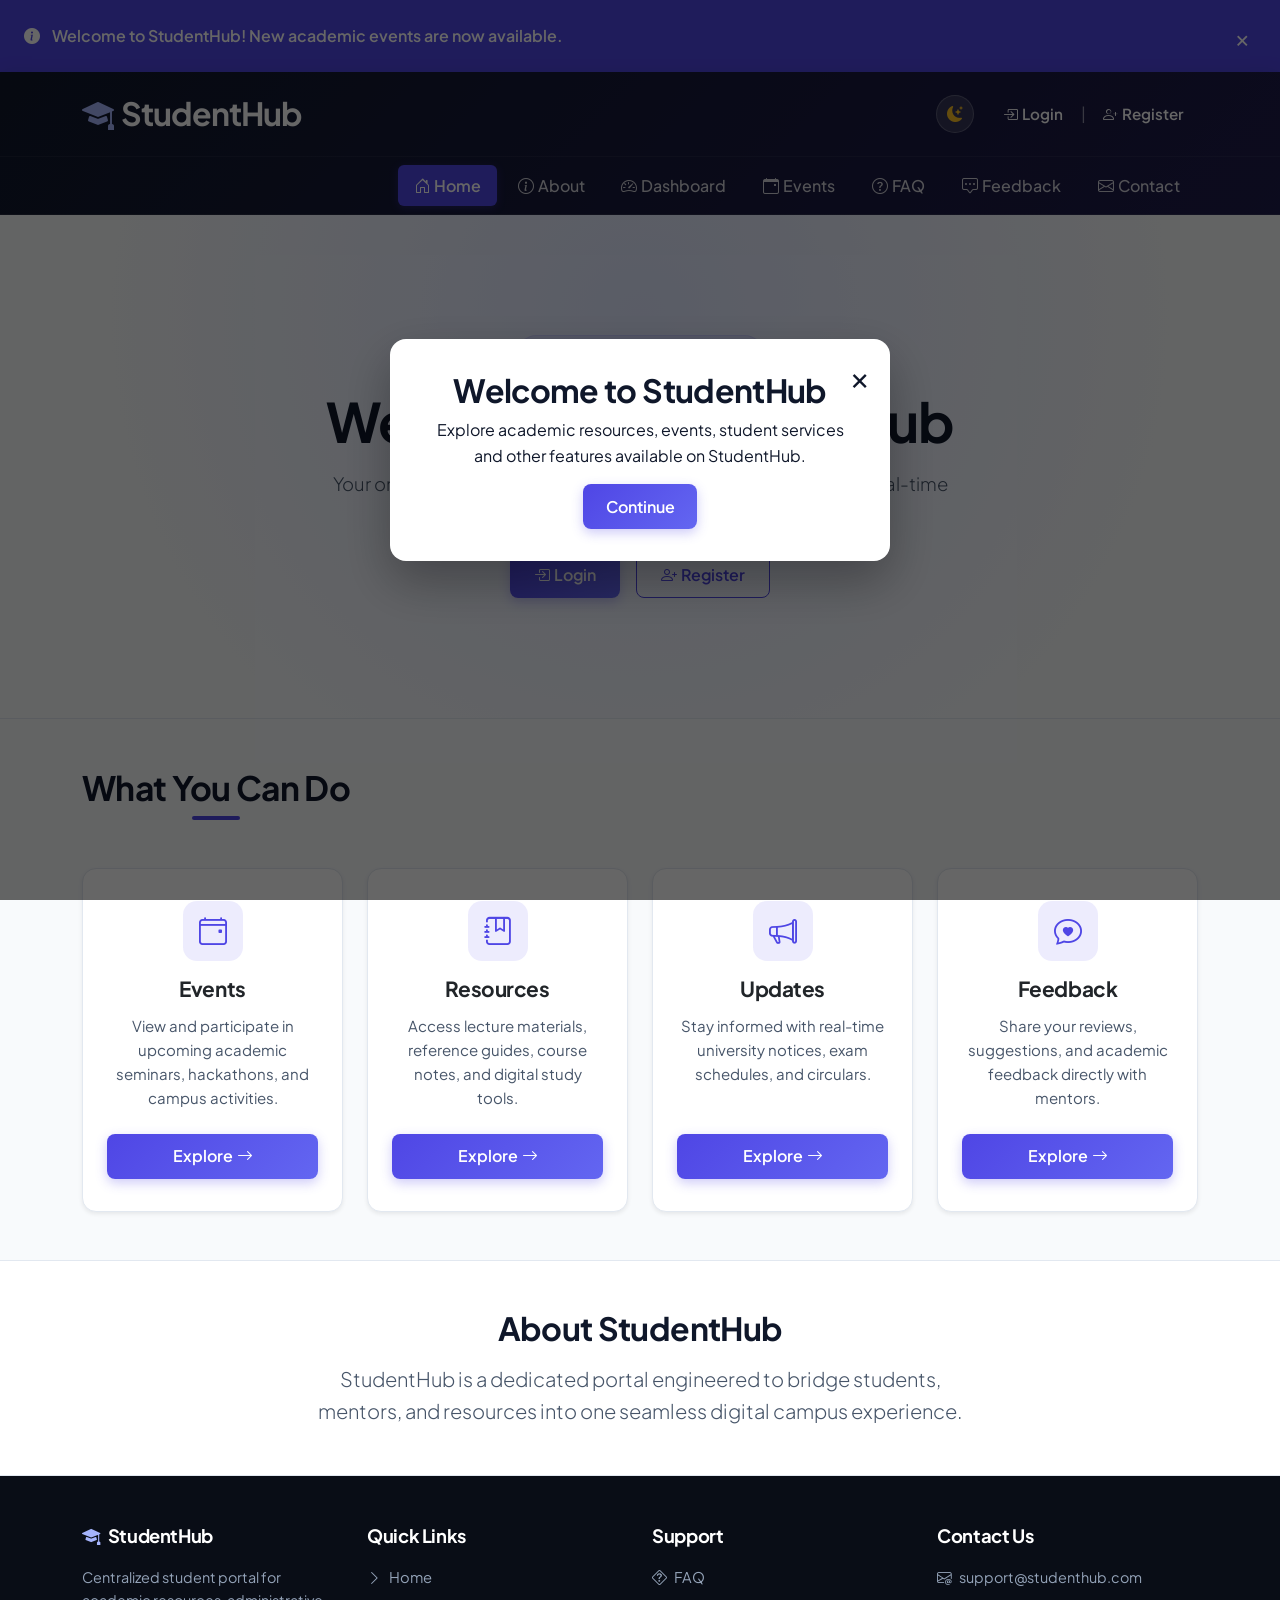
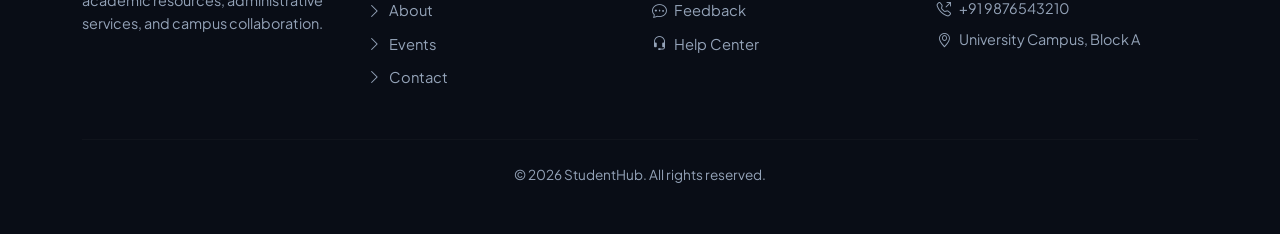
<file: index.html>
<!DOCTYPE html>
<html lang="en" data-bs-theme="light">

<head>
    <meta charset="UTF-8">
    <meta name="viewport" content="width=device-width, initial-scale=1.0">
    <title>StudentHub - Academic Portal</title>

    <!-- Bootstrap 5.3 CSS -->
    <link href="https://cdn.jsdelivr.net/npm/bootstrap@5.3.3/dist/css/bootstrap.min.css" rel="stylesheet">
    <!-- Bootstrap Icons -->
    <link rel="stylesheet" href="https://cdn.jsdelivr.net/npm/bootstrap-icons@1.11.3/font/bootstrap-icons.min.css">
    <!-- Custom CSS -->
    <link rel="stylesheet" href="css/index.css">
</head>

<body>

    <!-- ================= NOTIFICATION BANNER ================= -->

    <div id="notificationBanner" class="notification-banner">

        <div>
            <i class="bi bi-info-circle-fill"></i>

            <span>
                Welcome to StudentHub! New academic events are now available.
            </span>
        </div>

        <button id="closeNotification" aria-label="Close notification">
            &times;
        </button>

    </div>

    <!-- ================= HEADER ================= -->
    <header>
        <!-- TOP HEADER -->
        <div class="container py-3">
            <div class="d-flex flex-column flex-md-row justify-content-between align-items-center gap-3">
                
                <!-- LOGO -->
                <div class="logo fs-2 fw-bold text-white d-flex align-items-center gap-2">
                    <i class="bi bi-mortarboard-fill text-primary-accent"></i> StudentHub
                </div>

                <!-- RIGHT CONTROLS: THEME SWITCHER & AUTH -->
                <div class="d-flex align-items-center gap-3">
                    <!-- Dark / Light Theme Toggle -->
                    <button class="btn-theme-toggle" id="themeToggleBtn" aria-label="Toggle Theme" title="Toggle Theme">
                        <i class="bi bi-moon-stars-fill" id="themeIcon"></i>
                    </button>

                    <!-- LOGIN / REGISTER -->
                    <div class="auth-links">
                        <a href="pages/login.html" class="text-white text-decoration-none">
                            <i class="bi bi-box-arrow-in-right me-1"></i> Login
                        </a>
                        <span class="text-white-50 mx-1">|</span>
                        <a href="pages/register.html" class="text-white text-decoration-none">
                            <i class="bi bi-person-plus me-1"></i> Register
                        </a>
                    </div>
                </div>

            </div>
        </div>

        <!-- ================= NAVIGATION ================= -->
        <nav class="navbar navbar-expand-lg navbar-dark">
            <div class="container">
                <!-- MOBILE MENU BUTTON -->
                <button class="navbar-toggler" type="button" data-bs-toggle="collapse" data-bs-target="#studentNav" aria-controls="studentNav" aria-expanded="false" aria-label="Toggle navigation">
                    <span class="navbar-toggler-icon"></span>
                </button>

                <!-- NAVIGATION LINKS -->
                <div class="collapse navbar-collapse" id="studentNav">
                    <div class="navbar-nav ms-auto">
                        <a class="nav-link active" href="index.html"><i class="bi bi-house-door me-1"></i> Home</a>
                        <a class="nav-link" href="pages/about.html"><i class="bi bi-info-circle me-1"></i> About</a>
                        <a class="nav-link" href="pages/dashboard.html"><i class="bi bi-speedometer2 me-1"></i> Dashboard</a>
                        <a class="nav-link" href="pages/events.html"><i class="bi bi-calendar-event me-1"></i> Events</a>
                        <a class="nav-link" href="pages/faq.html"><i class="bi bi-question-circle me-1"></i> FAQ</a>
                        <a class="nav-link" href="pages/feedback.html"><i class="bi bi-chat-square-dots me-1"></i> Feedback</a>
                        <a class="nav-link" href="pages/contact.html"><i class="bi bi-envelope me-1"></i> Contact</a>
                    </div>
                </div>
            </div>
        </nav>
    </header>

    <!-- ================= MAIN CONTENT ================= -->
    <main>

        <!-- ================= HERO ================= -->
        <section class="hero text-center py-5">
            <div class="container py-5">
                <span class="badge-soft-primary mb-3 d-inline-block">
                    <i class="bi bi-stars me-1"></i> Student Success Ecosystem
                </span>
                <h1 class="display-4 fw-bold">Welcome to StudentHub</h1>
                <p class="lead">Your one-stop portal for academic resources, campus events, real-time updates, and student services.</p>
                
                <div class="d-flex flex-column flex-sm-row justify-content-center gap-3 mt-4">
                    <a href="pages/login.html" class="btn btn-primary px-4">
                        <i class="bi bi-box-arrow-in-right me-1"></i> Login
                    </a>
                    <a href="pages/register.html" class="btn btn-outline-primary px-4">
                        <i class="bi bi-person-plus me-1"></i> Register
                    </a>
                </div>
            </div>
        </section>

        <!-- ================= FEATURES ================= -->
        <section class="features py-5">
            <div class="container">
                <h2 class="text-center mb-5">What You Can Do</h2>

                <div class="row g-4">
                    <!-- EVENTS -->
                    <div class="col-12 col-sm-6 col-lg-3">
                        <div class="card h-100 shadow-sm">
                            <div class="card-body text-center d-flex flex-column">
                                <div class="feature-icon-wrapper mb-3">
                                    <i class="bi bi-calendar4-event"></i>
                                </div>
                                <h3 class="card-title">Events</h3>
                                <p class="card-text">View and participate in upcoming academic seminars, hackathons, and campus activities.</p>
                                <a href="pages/events.html" class="btn btn-primary mt-auto">
                                    Explore <i class="bi bi-arrow-right ms-1"></i>
                                </a>
                            </div>
                        </div>
                    </div>

                    <!-- RESOURCES -->
                    <div class="col-12 col-sm-6 col-lg-3">
                        <div class="card h-100 shadow-sm">
                            <div class="card-body text-center d-flex flex-column">
                                <div class="feature-icon-wrapper mb-3">
                                    <i class="bi bi-journal-bookmark"></i>
                                </div>
                                <h3 class="card-title">Resources</h3>
                                <p class="card-text">Access lecture materials, reference guides, course notes, and digital study tools.</p>
                                <a href="index.html" class="btn btn-primary mt-auto">
                                    Explore <i class="bi bi-arrow-right ms-1"></i>
                                </a>
                            </div>
                        </div>
                    </div>

                    <!-- UPDATES -->
                    <div class="col-12 col-sm-6 col-lg-3">
                        <div class="card h-100 shadow-sm">
                            <div class="card-body text-center d-flex flex-column">
                                <div class="feature-icon-wrapper mb-3">
                                    <i class="bi bi-megaphone"></i>
                                </div>
                                <h3 class="card-title">Updates</h3>
                                <p class="card-text">Stay informed with real-time university notices, exam schedules, and circulars.</p>
                                <a href="pages/dashboard.html" class="btn btn-primary mt-auto">
                                    Explore <i class="bi bi-arrow-right ms-1"></i>
                                </a>
                            </div>
                        </div>
                    </div>

                    <!-- FEEDBACK -->
                    <div class="col-12 col-sm-6 col-lg-3">
                        <div class="card h-100 shadow-sm">
                            <div class="card-body text-center d-flex flex-column">
                                <div class="feature-icon-wrapper mb-3">
                                    <i class="bi bi-chat-heart"></i>
                                </div>
                                <h3 class="card-title">Feedback</h3>
                                <p class="card-text">Share your reviews, suggestions, and academic feedback directly with mentors.</p>
                                <a href="pages/feedback.html" class="btn btn-primary mt-auto">
                                    Explore <i class="bi bi-arrow-right ms-1"></i>
                                </a>
                            </div>
                        </div>
                    </div>
                </div>
            </div>
        </section>

        <!-- ================= ABOUT ================= -->
        <section class="index-about py-5 text-center">
            <div class="container">
                <h2 class="mb-3">About StudentHub</h2>
                <p class="lead">StudentHub is a dedicated portal engineered to bridge students, mentors, and resources into one seamless digital campus experience.</p>
            </div>
        </section>

    </main>

    <!-- ================= FOOTER ================= -->
    <footer class="py-5">
        <div class="container">
            <div class="row g-4">

                <!-- ABOUT -->
                <div class="col-12 col-md-6 col-lg-3">
                    <h3><i class="bi bi-mortarboard-fill me-2 text-primary-accent"></i>StudentHub</h3>
                    <p>Centralized student portal for academic resources, administrative services, and campus collaboration.</p>
                </div>

                <!-- QUICK LINKS -->
                <div class="col-12 col-md-6 col-lg-3">
                    <h3>Quick Links</h3>
                    <a href="index.html" class="d-block"><i class="bi bi-chevron-right me-1"></i> Home</a>
                    <a href="pages/about.html" class="d-block"><i class="bi bi-chevron-right me-1"></i> About</a>
                    <a href="pages/events.html" class="d-block"><i class="bi bi-chevron-right me-1"></i> Events</a>
                    <a href="pages/contact.html" class="d-block"><i class="bi bi-chevron-right me-1"></i> Contact</a>
                </div>

                <!-- SUPPORT -->
                <div class="col-12 col-md-6 col-lg-3">
                    <h3>Support</h3>
                    <a href="pages/faq.html" class="d-block"><i class="bi bi-question-diamond me-1"></i> FAQ</a>
                    <a href="pages/feedback.html" class="d-block"><i class="bi bi-chat-dots me-1"></i> Feedback</a>
                    <a href="pages/contact.html" class="d-block"><i class="bi bi-headset me-1"></i> Help Center</a>
                </div>

                <!-- CONTACT -->
                <div class="col-12 col-md-6 col-lg-3">
                    <h3>Contact Us</h3>
                    <p><i class="bi bi-envelope-at me-2"></i> support@studenthub.com</p>
                    <p><i class="bi bi-telephone-outbound me-2"></i> +91 9876543210</p>
                    <p><i class="bi bi-geo-alt me-2"></i> University Campus, Block A</p>
                </div>

            </div>

            <hr>

            <div class="text-center">
                &copy; 2026 StudentHub. All rights reserved.
            </div>
        </div>
    </footer>

    <!-- ================= MODAL POPUP ================= -->

    <div id="welcomeModal" class="custom-modal">

        <div class="custom-modal-content">

            <button id="closeModal" class="modal-close">
                &times;
            </button>

            <h2>Welcome to StudentHub</h2>

            <p>
                Explore academic resources, events, student services
                and other features available on StudentHub.
            </p>

            <button id="modalOkBtn" class="btn btn-primary">
                Continue
            </button>

        </div>

    </div>

    <!-- Bootstrap 5 JS Bundle -->
    <script src="https://cdn.jsdelivr.net/npm/bootstrap@5.3.3/dist/js/bootstrap.bundle.min.js"></script>

    <script src="js/index.js"></script>

</body>
</html>
</file>
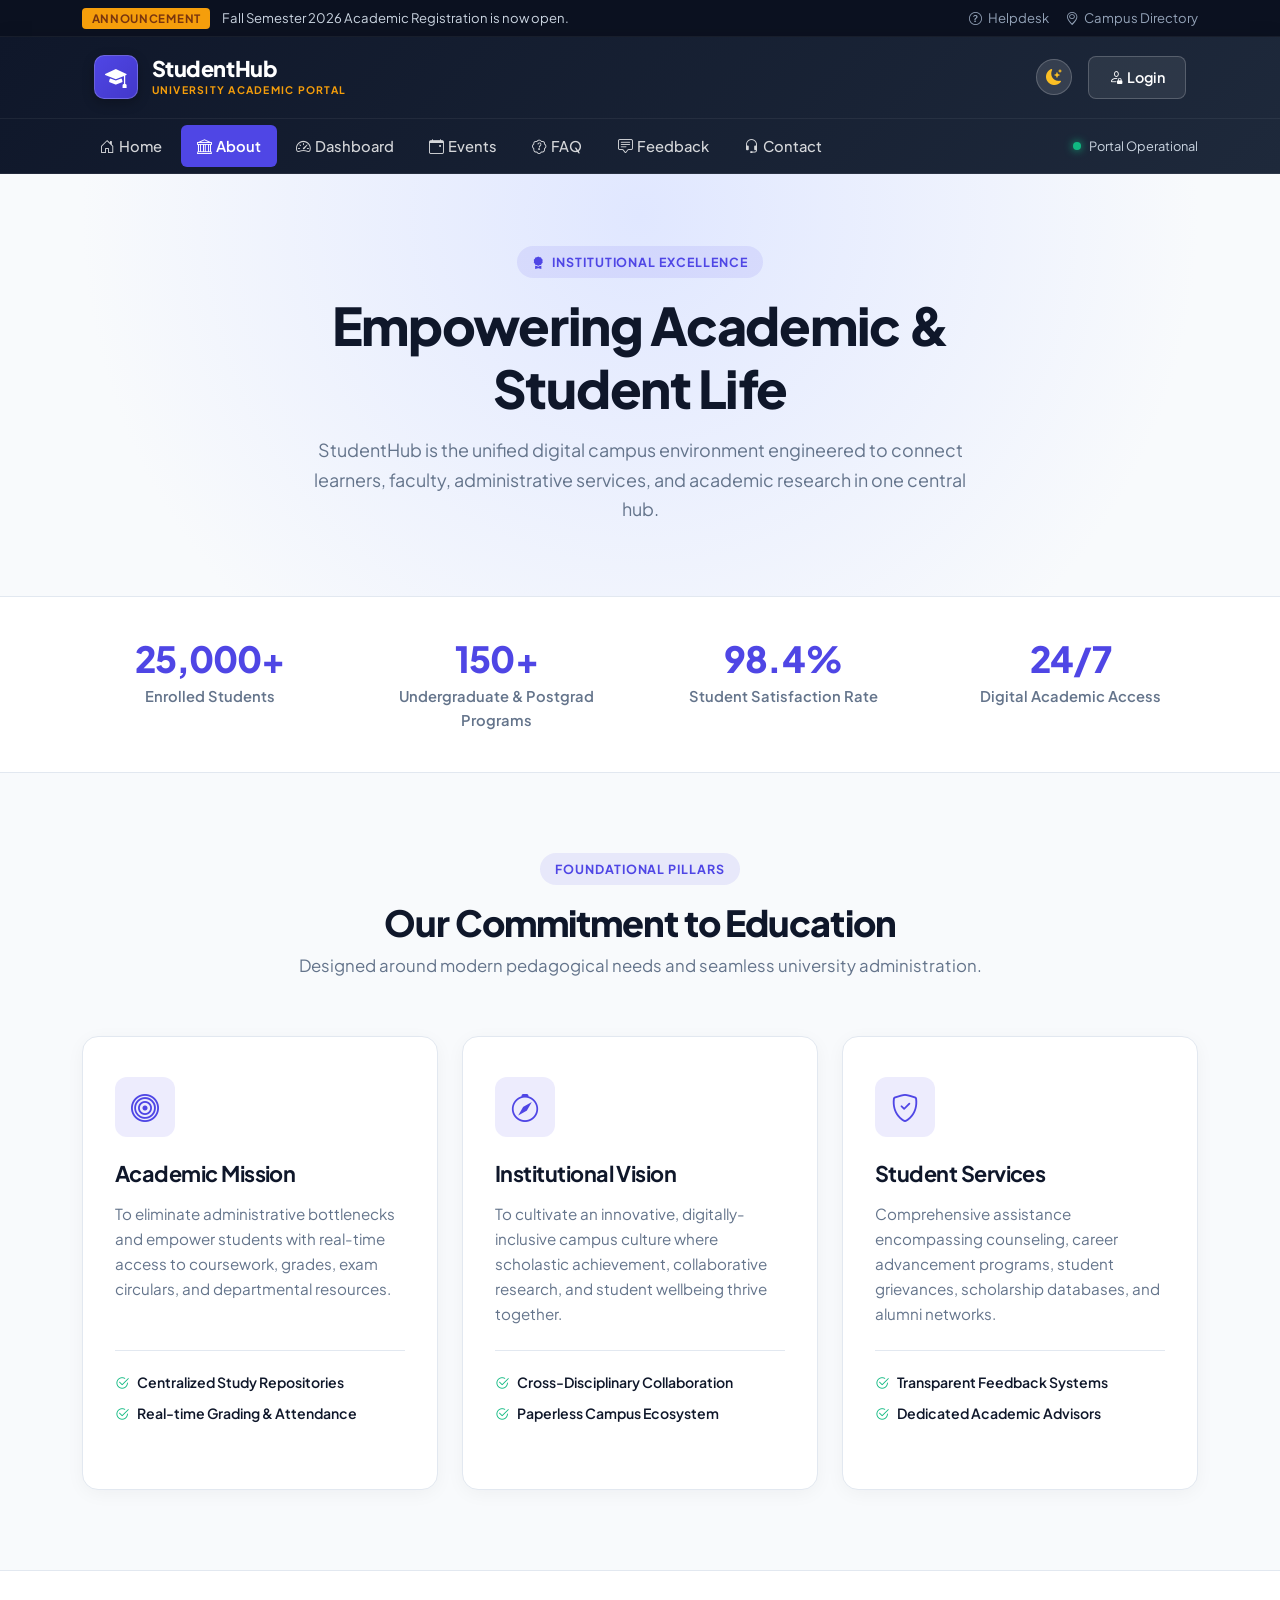
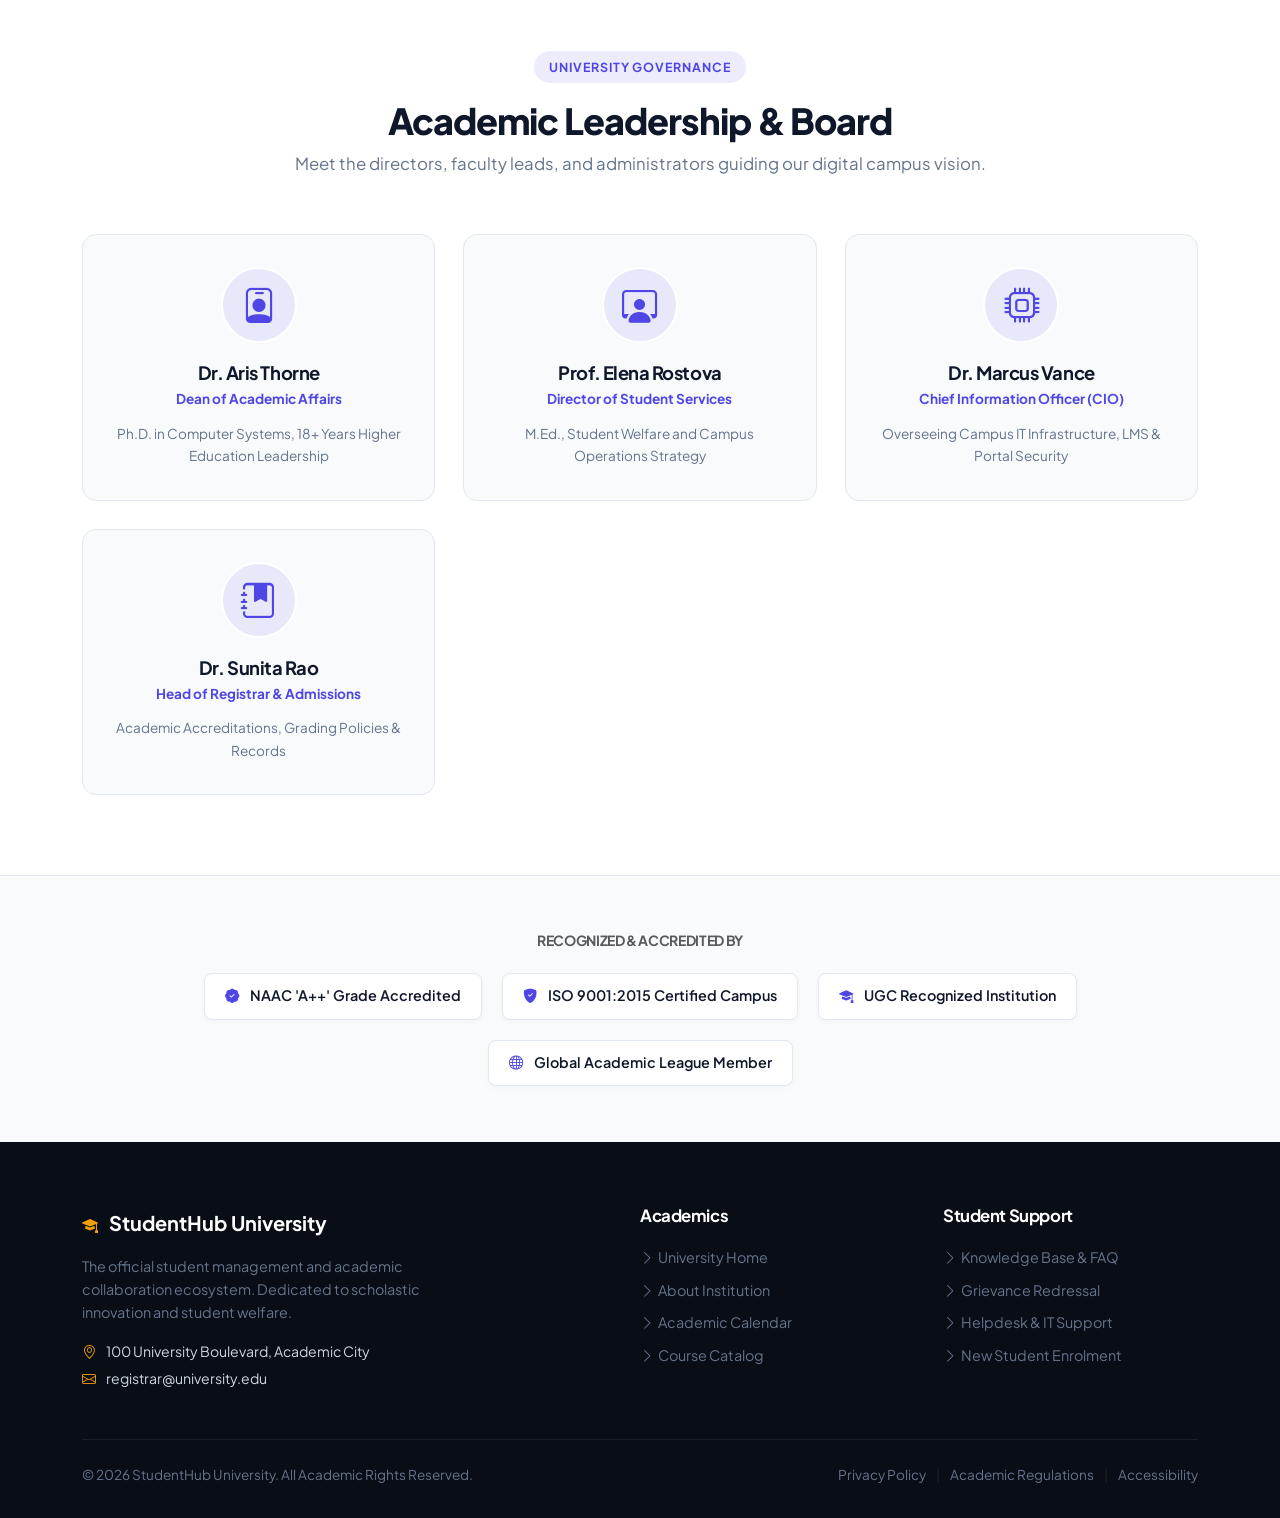
<file: pages/about.html>
<!DOCTYPE html>
<html lang="en" data-bs-theme="light">

<head>
    <meta charset="UTF-8">
    <meta name="viewport" content="width=device-width, initial-scale=1.0">
    <meta name="description" content="Discover StudentHub - The official student portal empowering academic success, research, and campus engagement.">
    <title>About Us | StudentHub University Portal</title>

    <!-- Google Fonts -->
    <link rel="preconnect" href="https://fonts.googleapis.com">
    <link rel="preconnect" href="https://fonts.gstatic.com" crossorigin>
    <link href="https://fonts.googleapis.com/css2?family=Plus+Jakarta+Sans:wght@400;500;600;700;800&display=swap" rel="stylesheet">

    <!-- Bootstrap 5 CSS -->
    <link href="https://cdn.jsdelivr.net/npm/bootstrap@5.3.3/dist/css/bootstrap.min.css" rel="stylesheet">
    <!-- Bootstrap Icons -->
    <link rel="stylesheet" href="https://cdn.jsdelivr.net/npm/bootstrap-icons@1.11.3/font/bootstrap-icons.min.css">
    <!-- About Page Dedicated CSS -->
    <link rel="stylesheet" href="../css/about.css">
</head>

<body>

    <!-- ================= TOP NOTICE BAR ================= -->
    <aside class="top-announcement-bar">
        <div class="container d-flex justify-content-between align-items-center">
            <div class="announcement-text">
                <span class="badge-accent">ANNOUNCEMENT</span>
                <span>Fall Semester 2026 Academic Registration is now open.</span>
            </div>
            <div class="quick-support-links d-none d-md-flex gap-3">
                <a href="faq.html"><i class="bi bi-question-circle me-1"></i> Helpdesk</a>
                <a href="contact.html"><i class="bi bi-geo-alt me-1"></i> Campus Directory</a>
            </div>
        </div>
    </aside>

    <!-- ================= MAIN HEADER & NAV ================= -->
    <header class="site-header">
        <div class="top-header container">
            <!-- University Portal Logo -->
            <a href="../index.html" class="logo" aria-label="StudentHub Home">
                <div class="logo-shield">
                    <i class="bi bi-mortarboard-fill"></i>
                </div>
                <div class="logo-text">
                    <span class="brand-title">StudentHub</span>
                    <span class="brand-subtitle">UNIVERSITY ACADEMIC PORTAL</span>
                </div>
            </a>

            <!-- Header Actions with Theme Switcher -->
            <div class="header-actions">
                <!-- Dark / Light Theme Toggle -->
                <button class="btn-theme-toggle" id="themeToggleBtn" aria-label="Toggle Theme" title="Toggle Theme">
                    <i class="bi bi-moon-stars-fill" id="themeIcon"></i>
                </button>

                <a href="login.html" class="btn-portal-login">
                    <i class="bi bi-person-lock me-1"></i> Login
                </a>
            </div>
        </div>

        <!-- Navigation Bar -->
        <nav class="navbar navbar-expand-lg navbar-dark">
            <div class="container">
                <button class="navbar-toggler" type="button" data-bs-toggle="collapse" data-bs-target="#studentNav" aria-controls="studentNav" aria-expanded="false" aria-label="Toggle navigation">
                    <span class="navbar-toggler-icon"></span>
                </button>

                <div class="collapse navbar-collapse" id="studentNav">
                    <div class="navbar-nav me-auto">
                        <a class="nav-link" href="../index.html"><i class="bi bi-house-door me-1"></i> Home</a>
                        <a class="nav-link active" href="about.html" aria-current="page"><i class="bi bi-bank me-1"></i> About</a>
                        <a class="nav-link" href="dashboard.html"><i class="bi bi-speedometer2 me-1"></i> Dashboard</a>
                        <a class="nav-link" href="events.html"><i class="bi bi-calendar-event me-1"></i> Events</a>
                        <a class="nav-link" href="faq.html"><i class="bi bi-patch-question me-1"></i> FAQ</a>
                        <a class="nav-link" href="feedback.html"><i class="bi bi-chat-square-text me-1"></i> Feedback</a>
                        <a class="nav-link" href="contact.html"><i class="bi bi-headset me-1"></i> Contact</a>
                    </div>
                    <div class="portal-status d-none d-lg-flex align-items-center">
                        <span class="status-indicator"></span> Portal Operational
                    </div>
                </div>
            </div>
        </nav>
    </header>

    <!-- ================= MAIN CONTENT ================= -->
    <main>

        <!-- ================= HERO SECTION ================= -->
        <section class="about-hero">
            <div class="container text-center">
                <span class="section-tag">
                    <i class="bi bi-award-fill me-1"></i> INSTITUTIONAL EXCELLENCE
                </span>
                <h1>Empowering Academic &amp; Student Life</h1>
                <p class="hero-description">StudentHub is the unified digital campus environment engineered to connect learners, faculty, administrative services, and academic research in one central hub.</p>
            </div>
        </section>

        <!-- ================= KEY STATS COUNTER ================= -->
        <section class="stats-ribbon">
            <div class="container">
                <div class="stats-grid">
                    <div class="stat-item">
                        <h3>25,000+</h3>
                        <p>Enrolled Students</p>
                    </div>
                    <div class="stat-item">
                        <h3>150+</h3>
                        <p>Undergraduate &amp; Postgrad Programs</p>
                    </div>
                    <div class="stat-item">
                        <h3>98.4%</h3>
                        <p>Student Satisfaction Rate</p>
                    </div>
                    <div class="stat-item">
                        <h3>24/7</h3>
                        <p>Digital Academic Access</p>
                    </div>
                </div>
            </div>
        </section>

        <!-- ================= MISSION & VALUES ================= -->
        <section class="about-pillars">
            <div class="container">
                <div class="section-header text-center">
                    <span class="section-tag">FOUNDATIONAL PILLARS</span>
                    <h2>Our Commitment to Education</h2>
                    <p>Designed around modern pedagogical needs and seamless university administration.</p>
                </div>

                <div class="row g-4">
                    <!-- PILLAR 1 -->
                    <div class="col-12 col-md-6 col-lg-4">
                        <article class="pillar-card h-100">
                            <div class="pillar-icon">
                                <i class="bi bi-bullseye"></i>
                            </div>
                            <h3>Academic Mission</h3>
                            <p>To eliminate administrative bottlenecks and empower students with real-time access to coursework, grades, exam circulars, and departmental resources.</p>
                            <ul class="pillar-list">
                                <li><i class="bi bi-check2-circle me-2"></i> Centralized Study Repositories</li>
                                <li><i class="bi bi-check2-circle me-2"></i> Real-time Grading &amp; Attendance</li>
                            </ul>
                        </article>
                    </div>

                    <!-- PILLAR 2 -->
                    <div class="col-12 col-md-6 col-lg-4">
                        <article class="pillar-card h-100">
                            <div class="pillar-icon">
                                <i class="bi bi-compass"></i>
                            </div>
                            <h3>Institutional Vision</h3>
                            <p>To cultivate an innovative, digitally-inclusive campus culture where scholastic achievement, collaborative research, and student wellbeing thrive together.</p>
                            <ul class="pillar-list">
                                <li><i class="bi bi-check2-circle me-2"></i> Cross-Disciplinary Collaboration</li>
                                <li><i class="bi bi-check2-circle me-2"></i> Paperless Campus Ecosystem</li>
                            </ul>
                        </article>
                    </div>

                    <!-- PILLAR 3 -->
                    <div class="col-12 col-md-12 col-lg-4">
                        <article class="pillar-card h-100">
                            <div class="pillar-icon">
                                <i class="bi bi-shield-check"></i>
                            </div>
                            <h3>Student Services</h3>
                            <p>Comprehensive assistance encompassing counseling, career advancement programs, student grievances, scholarship databases, and alumni networks.</p>
                            <ul class="pillar-list">
                                <li><i class="bi bi-check2-circle me-2"></i> Transparent Feedback Systems</li>
                                <li><i class="bi bi-check2-circle me-2"></i> Dedicated Academic Advisors</li>
                            </ul>
                        </article>
                    </div>
                </div>
            </div>
        </section>

        <!-- ================= LEADERSHIP & FACULTY BOARD ================= -->
        <section class="team-section">
            <div class="container">
                <div class="section-header text-center">
                    <span class="section-tag">UNIVERSITY GOVERNANCE</span>
                    <h2>Academic Leadership &amp; Board</h2>
                    <p>Meet the directors, faculty leads, and administrators guiding our digital campus vision.</p>
                </div>

                <div class="leadership-grid">
                    <article class="leader-card">
                        <div class="leader-avatar">
                            <i class="bi bi-person-badge"></i>
                        </div>
                        <div class="leader-info">
                            <h3>Dr. Aris Thorne</h3>
                            <span class="leader-designation">Dean of Academic Affairs</span>
                            <p class="leader-dept">Ph.D. in Computer Systems, 18+ Years Higher Education Leadership</p>
                        </div>
                    </article>

                    <article class="leader-card">
                        <div class="leader-avatar">
                            <i class="bi bi-person-workspace"></i>
                        </div>
                        <div class="leader-info">
                            <h3>Prof. Elena Rostova</h3>
                            <span class="leader-designation">Director of Student Services</span>
                            <p class="leader-dept">M.Ed., Student Welfare and Campus Operations Strategy</p>
                        </div>
                    </article>

                    <article class="leader-card">
                        <div class="leader-avatar">
                            <i class="bi bi-cpu"></i>
                        </div>
                        <div class="leader-info">
                            <h3>Dr. Marcus Vance</h3>
                            <span class="leader-designation">Chief Information Officer (CIO)</span>
                            <p class="leader-dept">Overseeing Campus IT Infrastructure, LMS &amp; Portal Security</p>
                        </div>
                    </article>

                    <article class="leader-card">
                        <div class="leader-avatar">
                            <i class="bi bi-journal-bookmark-fill"></i>
                        </div>
                        <div class="leader-info">
                            <h3>Dr. Sunita Rao</h3>
                            <span class="leader-designation">Head of Registrar &amp; Admissions</span>
                            <p class="leader-dept">Academic Accreditations, Grading Policies &amp; Records</p>
                        </div>
                    </article>
                </div>
            </div>
        </section>

        <!-- ================= ACCREDITATIONS & BADGES ================= -->
        <section class="accreditations-section">
            <div class="container text-center">
                <h3 class="mb-4 text-muted small fw-bold text-uppercase">Recognized &amp; Accredited By</h3>
                <div class="accreditation-badges">
                    <div class="badge-item"><i class="bi bi-patch-check-fill me-2 text-indigo"></i> NAAC 'A++' Grade Accredited</div>
                    <div class="badge-item"><i class="bi bi-shield-fill-check me-2 text-indigo"></i> ISO 9001:2015 Certified Campus</div>
                    <div class="badge-item"><i class="bi bi-mortarboard-fill me-2 text-indigo"></i> UGC Recognized Institution</div>
                    <div class="badge-item"><i class="bi bi-globe me-2 text-indigo"></i> Global Academic League Member</div>
                </div>
            </div>
        </section>

    </main>

    <!-- ================= FOOTER ================= -->
    <footer class="site-footer">
        <div class="container">
            <div class="footer-grid">

                <!-- UNIVERSITY PORTAL DETAILS -->
                <div class="footer-col brand-col">
                    <div class="footer-logo mb-3">
                        <i class="bi bi-mortarboard-fill me-2 text-accent"></i>
                        <span class="fw-bold fs-5 text-white">StudentHub University</span>
                    </div>
                    <p class="footer-desc">The official student management and academic collaboration ecosystem. Dedicated to scholastic innovation and student welfare.</p>
                    <div class="footer-campus-info mt-3">
                        <p class="mb-1"><i class="bi bi-geo-alt me-2 text-accent"></i> 100 University Boulevard, Academic City</p>
                        <p class="mb-0"><i class="bi bi-envelope me-2 text-accent"></i> registrar@university.edu</p>
                    </div>
                </div>

                <!-- ACADEMIC LINKS -->
                <div class="footer-col">
                    <h4>Academics</h4>
                    <div class="footer-links">
                        <a href="../index.html"><i class="bi bi-chevron-right me-1"></i> University Home</a>
                        <a href="about.html"><i class="bi bi-chevron-right me-1"></i> About Institution</a>
                        <a href="events.html"><i class="bi bi-chevron-right me-1"></i> Academic Calendar</a>
                        <a href="dashboard.html"><i class="bi bi-chevron-right me-1"></i> Course Catalog</a>
                    </div>
                </div>

                <!-- STUDENT SUPPORT -->
                <div class="footer-col">
                    <h4>Student Support</h4>
                    <div class="footer-links">
                        <a href="faq.html"><i class="bi bi-chevron-right me-1"></i> Knowledge Base &amp; FAQ</a>
                        <a href="feedback.html"><i class="bi bi-chevron-right me-1"></i> Grievance Redressal</a>
                        <a href="contact.html"><i class="bi bi-chevron-right me-1"></i> Helpdesk &amp; IT Support</a>
                        <a href="register.html"><i class="bi bi-chevron-right me-1"></i> New Student Enrolment</a>
                    </div>
                </div>

            </div>

            <!-- COPYRIGHT & POLICIES -->
            <div class="copyright-bar d-flex flex-column flex-md-row justify-content-between align-items-center">
                <p class="mb-0">&copy; 2026 StudentHub University. All Academic Rights Reserved.</p>
                <div class="footer-legal-links mt-2 mt-md-0">
                    <a href="#">Privacy Policy</a>
                    <span class="mx-2 text-muted">|</span>
                    <a href="#">Academic Regulations</a>
                    <span class="mx-2 text-muted">|</span>
                    <a href="#">Accessibility</a>
                </div>
            </div>
        </div>
    </footer>

    <!-- Bootstrap JS Bundle -->
    <script src="https://cdn.jsdelivr.net/npm/bootstrap@5.3.3/dist/js/bootstrap.bundle.min.js"></script>

    <!-- Theme Switcher Script -->
    <script src="../js/about.js"></script>

</body>
</html>
</file>
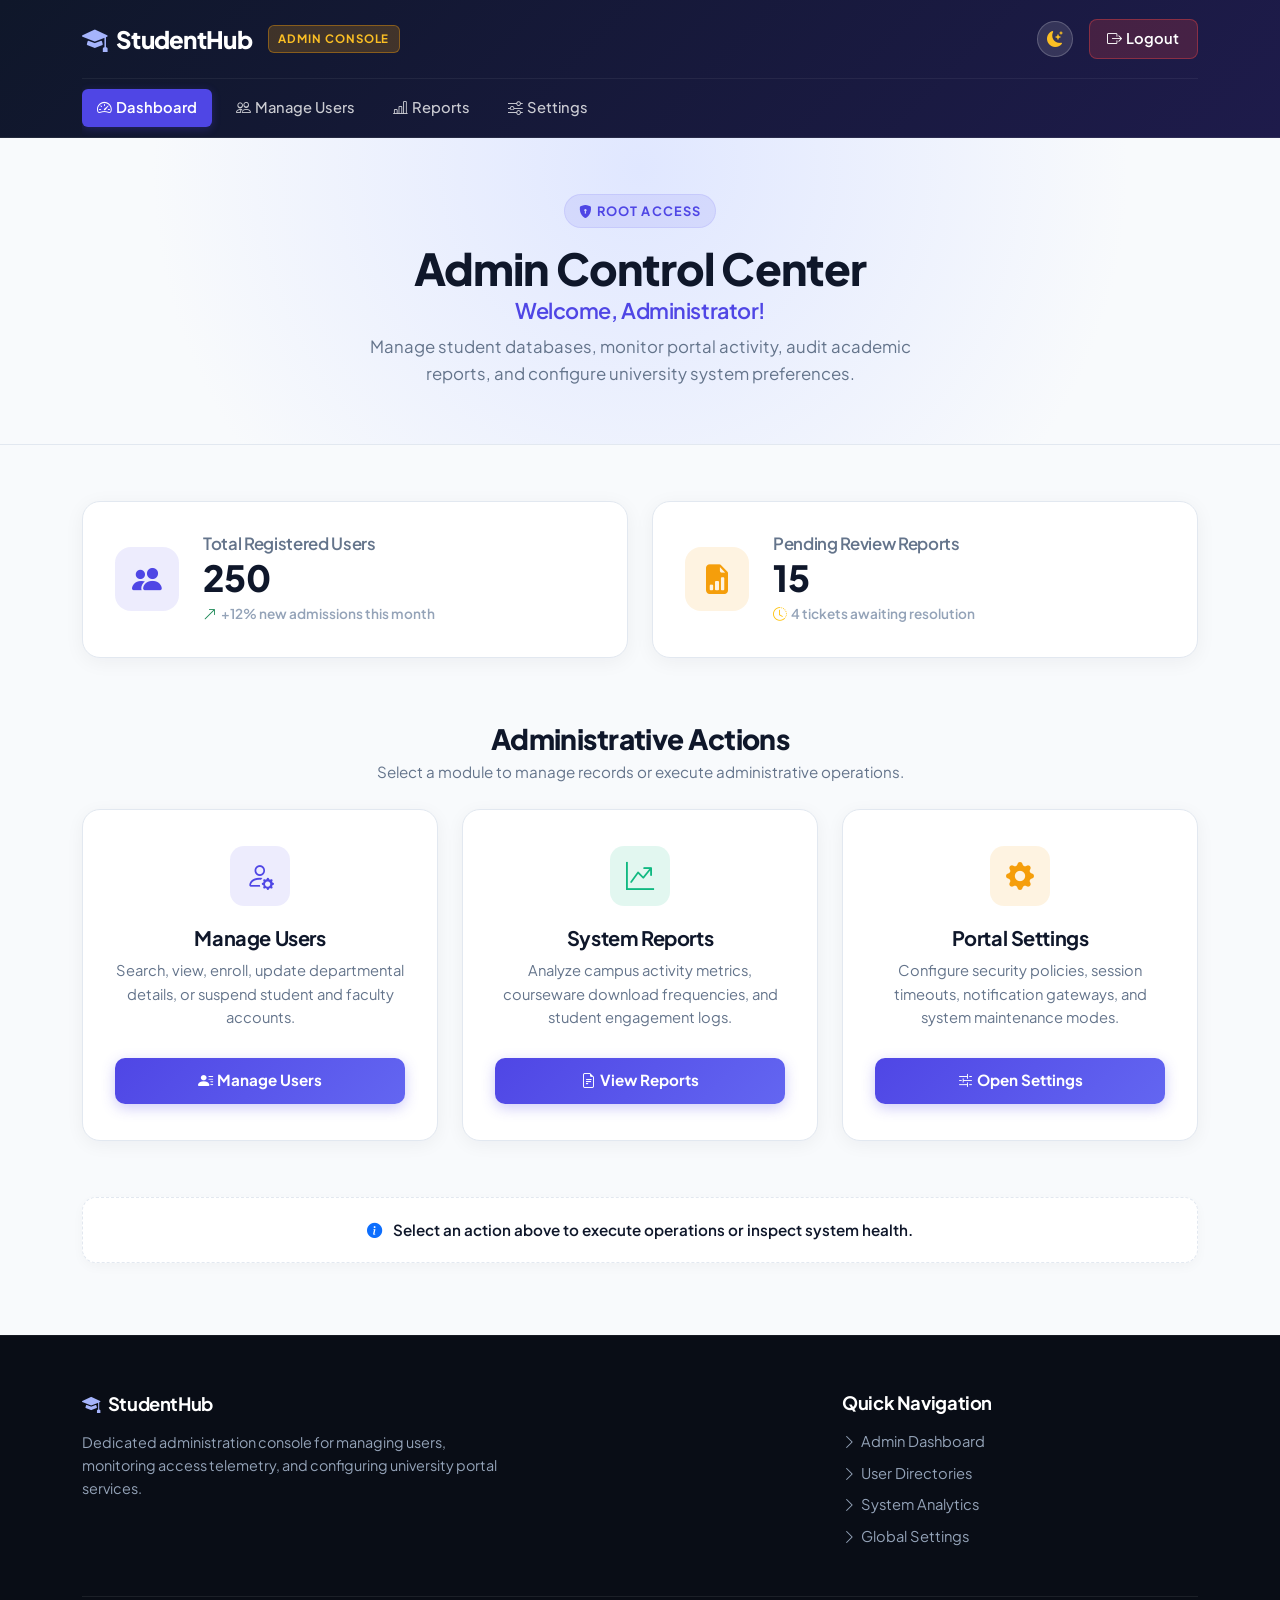
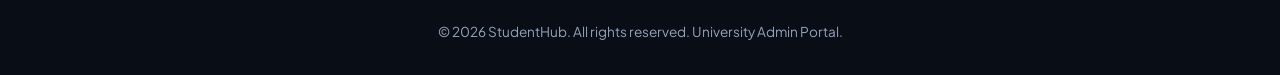
<file: pages/admin.html>
<!DOCTYPE html>
<html lang="en" data-bs-theme="light">

<head>
    <meta charset="UTF-8">
    <meta name="viewport" content="width=device-width, initial-scale=1.0">
    <meta name="description" content="StudentHub Admin Dashboard for managing student accounts, academic reports, and university portal system settings.">
    <title>StudentHub | University Admin Panel</title>

    <!-- Google Fonts -->
    <link rel="preconnect" href="https://fonts.googleapis.com">
    <link rel="preconnect" href="https://fonts.gstatic.com" crossorigin>
    <link href="https://fonts.googleapis.com/css2?family=Plus+Jakarta+Sans:wght@400;500;600;700;800&display=swap" rel="stylesheet">

    <!-- Bootstrap 5 CSS -->
    <link href="https://cdn.jsdelivr.net/npm/bootstrap@5.3.3/dist/css/bootstrap.min.css" rel="stylesheet">
    <!-- Bootstrap Icons -->
    <link rel="stylesheet" href="https://cdn.jsdelivr.net/npm/bootstrap-icons@1.11.3/font/bootstrap-icons.min.css">
    <!-- Admin Page Dedicated CSS -->
    <link rel="stylesheet" href="../css/admin.css">
</head>

<body>

    <!-- ================= ADMIN HEADER ================= -->
    <header class="admin-header">
        <div class="container">

            <div class="top-header">
                <!-- Brand / Logo -->
                <a href="../index.html" class="brand" aria-label="StudentHub Home">
                    <span class="logo-icon"><i class="bi bi-mortarboard-fill"></i></span>
                    <span class="brand-name">StudentHub</span>
                    <span class="badge-admin-tag ms-2">ADMIN CONSOLE</span>
                </a>

                <!-- Header Controls: Theme Switcher & Logout -->
                <div class="admin-controls">
                    <button class="btn-theme-toggle" id="themeToggleBtn" aria-label="Toggle Theme" title="Toggle Theme">
                        <i class="bi bi-moon-stars-fill" id="themeIcon"></i>
                    </button>

                    <a href="login.html" class="logout">
                        <i class="bi bi-box-arrow-right me-1"></i> Logout
                    </a>
                </div>
            </div>

            <!-- ================= ADMIN NAVIGATION ================= -->
            <nav class="admin-nav" aria-label="Admin navigation">
                <a href="admin.html" class="active">
                    <i class="bi bi-speedometer2 me-1"></i> Dashboard
                </a>
                <a href="#users">
                    <i class="bi bi-people me-1"></i> Manage Users
                </a>
                <a href="#reports">
                    <i class="bi bi-bar-chart-line me-1"></i> Reports
                </a>
                <a href="#settings">
                    <i class="bi bi-sliders me-1"></i> Settings
                </a>
            </nav>

        </div>
    </header>

    <!-- ================= MAIN ================= -->
    <main>

        <!-- ================= INTRO ================= -->
        <section class="admin-intro">
            <div class="container text-center">
                <span class="section-tag">
                    <i class="bi bi-shield-lock-fill me-1"></i> ROOT ACCESS
                </span>
                <h1>Admin Control Center</h1>
                <h2>Welcome, Administrator!</h2>
                <p>
                    Manage student databases, monitor portal activity, audit academic reports, and configure university system preferences.
                </p>
            </div>
        </section>

        <!-- ================= STATISTICS ================= -->
        <section class="statistics">
            <div class="container">
                <div class="row g-4">

                    <!-- TOTAL USERS -->
                    <div class="col-12 col-md-6">
                        <div class="stat-box">
                            <div class="stat-icon-wrapper">
                                <i class="bi bi-people-fill"></i>
                            </div>
                            <div class="stat-content">
                                <h2>Total Registered Users</h2>
                                <p id="totalUsers" class="stat-value">250</p>
                                <span class="stat-subtext"><i class="bi bi-arrow-up-right text-success me-1"></i>+12% new admissions this month</span>
                            </div>
                        </div>
                    </div>

                    <!-- TOTAL REPORTS -->
                    <div class="col-12 col-md-6">
                        <div class="stat-box">
                            <div class="stat-icon-wrapper stat-icon-amber">
                                <i class="bi bi-file-earmark-bar-graph-fill"></i>
                            </div>
                            <div class="stat-content">
                                <h2>Pending Review Reports</h2>
                                <p id="totalReports" class="stat-value">15</p>
                                <span class="stat-subtext"><i class="bi bi-clock-history text-warning me-1"></i>4 tickets awaiting resolution</span>
                            </div>
                        </div>
                    </div>

                </div>
            </div>
        </section>

        <!-- ================= ADMIN ACTIONS ================= -->
        <section class="admin-actions">
            <div class="container">
                <div class="section-subheading text-center mb-4">
                    <h3>Administrative Actions</h3>
                    <p>Select a module to manage records or execute administrative operations.</p>
                </div>

                <div class="row g-4">

                    <!-- MANAGE USERS -->
                    <div class="col-12 col-md-6 col-lg-4">
                        <article class="action-box h-100" id="users">
                            <div class="action-icon">
                                <i class="bi bi-person-gear"></i>
                            </div>
                            <h2>Manage Users</h2>
                            <p>
                                Search, view, enroll, update departmental details, or suspend student and faculty accounts.
                            </p>
                            <button type="button" id="manageUsersBtn" class="btn btn-primary">
                                <i class="bi bi-person-lines-fill me-1"></i> Manage Users
                            </button>
                        </article>
                    </div>

                    <!-- REPORTS -->
                    <div class="col-12 col-md-6 col-lg-4">
                        <article class="action-box h-100" id="reports">
                            <div class="action-icon action-icon-emerald">
                                <i class="bi bi-graph-up-arrow"></i>
                            </div>
                            <h2>System Reports</h2>
                            <p>
                                Analyze campus activity metrics, courseware download frequencies, and student engagement logs.
                            </p>
                            <button type="button" id="reportsBtn" class="btn btn-primary">
                                <i class="bi bi-file-earmark-text me-1"></i> View Reports
                            </button>
                        </article>
                    </div>

                    <!-- SETTINGS -->
                    <div class="col-12 col-md-12 col-lg-4">
                        <article class="action-box h-100" id="settings">
                            <div class="action-icon action-icon-amber">
                                <i class="bi bi-gear-fill"></i>
                            </div>
                            <h2>Portal Settings</h2>
                            <p>
                                Configure security policies, session timeouts, notification gateways, and system maintenance modes.
                            </p>
                            <button type="button" id="settingsBtn" class="btn btn-primary">
                                <i class="bi bi-sliders2 me-1"></i> Open Settings
                            </button>
                        </article>
                    </div>

                </div>
            </div>
        </section>

        <!-- ================= ADMIN MESSAGE / STATUS ================= -->
        <section class="admin-message">
            <div class="container">
                <div class="message-box text-center">
                    <i class="bi bi-info-circle-fill me-2 text-primary"></i>
                    <span id="adminMessage">
                        Select an action above to execute operations or inspect system health.
                    </span>
                </div>
            </div>
        </section>

    </main>

    <!-- ================= FOOTER ================= -->
    <footer class="admin-footer">
        <div class="container">
            <div class="footer-content">

                <!-- STUDENTHUB BRAND -->
                <section class="footer-about">
                    <h2><i class="bi bi-mortarboard-fill me-2 text-primary-accent"></i>StudentHub</h2>
                    <p>
                        Dedicated administration console for managing users, monitoring access telemetry, and configuring university portal services.
                    </p>
                </section>

                <!-- QUICK LINKS -->
                <nav class="quick-links" aria-label="Admin quick links">
                    <h2>Quick Navigation</h2>
                    <a href="admin.html"><i class="bi bi-chevron-right me-1"></i> Admin Dashboard</a>
                    <a href="#users"><i class="bi bi-chevron-right me-1"></i> User Directories</a>
                    <a href="#reports"><i class="bi bi-chevron-right me-1"></i> System Analytics</a>
                    <a href="#settings"><i class="bi bi-chevron-right me-1"></i> Global Settings</a>
                </nav>

            </div>

            <!-- COPYRIGHT -->
            <div class="copyright text-center">
                <p>&copy; 2026 StudentHub. All rights reserved. University Admin Portal.</p>
            </div>
        </div>
    </footer>

    <!-- Bootstrap 5 JavaScript Bundle -->
    <script src="https://cdn.jsdelivr.net/npm/bootstrap@5.3.3/dist/js/bootstrap.bundle.min.js"></script>

    <!-- Admin JavaScript -->
    <script src="../js/admin.js"></script>

</body>

</html>
</file>
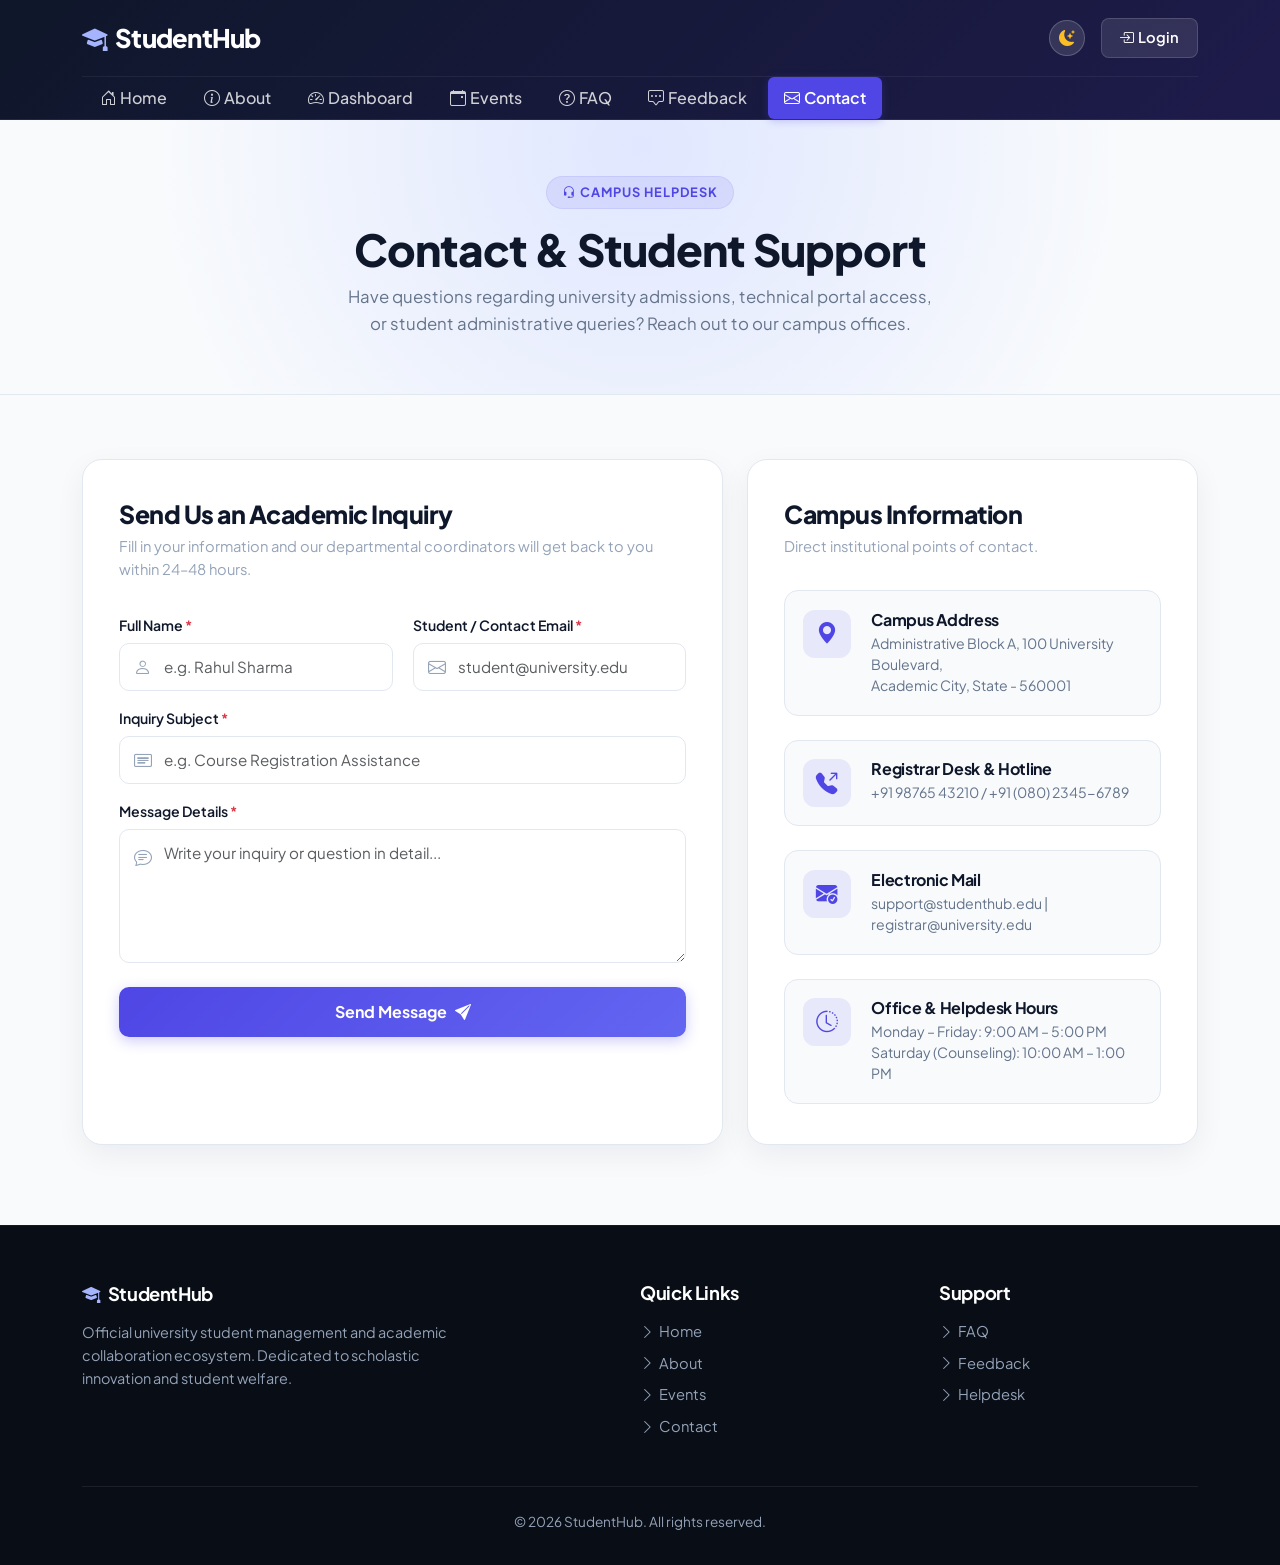
<file: pages/contact.html>
<!DOCTYPE html>
<html lang="en" data-bs-theme="light">

<head>
    <meta charset="UTF-8">
    <meta name="viewport" content="width=device-width, initial-scale=1.0">
    <meta name="description" content="Contact StudentHub for queries, admissions, IT support, and administrative assistance.">
    <title>StudentHub | University Contact &amp; Campus Support</title>

    <!-- Google Fonts -->
    <link rel="preconnect" href="https://fonts.googleapis.com">
    <link rel="preconnect" href="https://fonts.gstatic.com" crossorigin>
    <link href="https://fonts.googleapis.com/css2?family=Plus+Jakarta+Sans:wght@400;500;600;700;800&display=swap" rel="stylesheet">

    <!-- Bootstrap 5 CSS -->
    <link href="https://cdn.jsdelivr.net/npm/bootstrap@5.3.3/dist/css/bootstrap.min.css" rel="stylesheet">
    <!-- Bootstrap Icons -->
    <link rel="stylesheet" href="https://cdn.jsdelivr.net/npm/bootstrap-icons@1.11.3/font/bootstrap-icons.min.css">
    <!-- Contact Dedicated CSS -->
    <link rel="stylesheet" href="../css/contact.css">
</head>

<body>

    <!-- ================= HEADER ================= -->
    <header class="site-header">
        <div class="container">

            <!-- TOP HEADER -->
            <div class="top-header">
                <!-- University Portal Logo -->
                <a href="../index.html" class="logo" aria-label="StudentHub Home">
                    <span class="logo-icon"><i class="bi bi-mortarboard-fill"></i></span>
                    StudentHub
                </a>

                <!-- Header Actions: Theme Switcher & Login -->
                <div class="header-actions">
                    <button class="btn-theme-toggle" id="themeToggleBtn" aria-label="Toggle Theme" title="Toggle Theme">
                        <i class="bi bi-moon-stars-fill" id="themeIcon"></i>
                    </button>

                    <a href="login.html" class="login-link">
                        <i class="bi bi-box-arrow-in-right me-1"></i> Login
                    </a>
                </div>
            </div>

            <!-- ================= NAVIGATION ================= -->
            <nav class="navbar navbar-expand-lg navbar-dark p-0" aria-label="Main navigation">
                <button class="navbar-toggler my-2" type="button" data-bs-toggle="collapse" data-bs-target="#studentNav" aria-controls="studentNav" aria-expanded="false" aria-label="Toggle navigation">
                    <span class="navbar-toggler-icon"></span>
                </button>

                <div class="collapse navbar-collapse" id="studentNav">
                    <div class="navbar-nav me-auto">
                        <a class="nav-link" href="../index.html"><i class="bi bi-house-door me-1"></i> Home</a>
                        <a class="nav-link" href="about.html"><i class="bi bi-info-circle me-1"></i> About</a>
                        <a class="nav-link" href="dashboard.html"><i class="bi bi-speedometer2 me-1"></i> Dashboard</a>
                        <a class="nav-link" href="events.html"><i class="bi bi-calendar-event me-1"></i> Events</a>
                        <a class="nav-link" href="faq.html"><i class="bi bi-question-circle me-1"></i> FAQ</a>
                        <a class="nav-link" href="feedback.html"><i class="bi bi-chat-square-dots me-1"></i> Feedback</a>
                        <a class="nav-link active" href="contact.html" aria-current="page"><i class="bi bi-envelope me-1"></i> Contact</a>
                    </div>
                </div>
            </nav>

        </div>
    </header>

    <!-- ================= MAIN ================= -->
    <main>

        <!-- ================= INTRO ================= -->
        <section class="contact-intro">
            <div class="container text-center">
                <span class="section-tag">
                    <i class="bi bi-headset me-1"></i> CAMPUS HELPDESK
                </span>
                <h1>Contact &amp; Student Support</h1>
                <p>
                    Have questions regarding university admissions, technical portal access, or student administrative queries? Reach out to our campus offices.
                </p>
            </div>
        </section>

        <!-- ================= CONTACT CONTENT ================= -->
        <section class="contact-container">
            <div class="container">
                <div class="row g-4">

                    <!-- ================= MESSAGE FORM ================= -->
                    <div class="col-12 col-lg-7">
                        <div class="message-section">
                            <h2>Send Us an Academic Inquiry</h2>
                            <p class="section-subtitle">Fill in your information and our departmental coordinators will get back to you within 24–48 hours.</p>

                            <form id="contactForm" action="#" method="POST">

                                <!-- NAME & EMAIL GRID -->
                                <div class="form-grid-2 mb-3">
                                    <div class="form-group">
                                        <label for="name" class="form-label">
                                            Full Name <span class="text-danger">*</span>
                                        </label>
                                        <div class="input-wrapper">
                                            <span class="input-icon"><i class="bi bi-person"></i></span>
                                            <input 
                                                type="text" 
                                                class="form-control" 
                                                id="name" 
                                                name="name" 
                                                placeholder="e.g. Rahul Sharma" 
                                                required>
                                        </div>
                                    </div>

                                    <div class="form-group">
                                        <label for="email" class="form-label">
                                            Student / Contact Email <span class="text-danger">*</span>
                                        </label>
                                        <div class="input-wrapper">
                                            <span class="input-icon"><i class="bi bi-envelope"></i></span>
                                            <input 
                                                type="email" 
                                                class="form-control" 
                                                id="email" 
                                                name="email" 
                                                placeholder="student@university.edu" 
                                                required>
                                        </div>
                                    </div>
                                </div>

                                <!-- SUBJECT -->
                                <div class="form-group mb-3">
                                    <label for="subject" class="form-label">
                                        Inquiry Subject <span class="text-danger">*</span>
                                    </label>
                                    <div class="input-wrapper">
                                        <span class="input-icon"><i class="bi bi-card-heading"></i></span>
                                        <input 
                                            type="text" 
                                            class="form-control" 
                                            id="subject" 
                                            name="subject" 
                                            placeholder="e.g. Course Registration Assistance" 
                                            required>
                                    </div>
                                </div>

                                <!-- MESSAGE -->
                                <div class="form-group mb-4">
                                    <label for="message" class="form-label">
                                        Message Details <span class="text-danger">*</span>
                                    </label>
                                    <div class="input-wrapper textarea-wrapper">
                                        <span class="input-icon textarea-icon"><i class="bi bi-chat-text"></i></span>
                                        <textarea 
                                            class="form-control" 
                                            id="message" 
                                            name="message" 
                                            rows="5" 
                                            placeholder="Write your inquiry or question in detail..." 
                                            required></textarea>
                                    </div>
                                </div>

                                <!-- SUBMIT -->
                                <button type="submit" class="btn btn-primary submit-contact-btn">
                                    <span>Send Message</span>
                                    <i class="bi bi-send-fill ms-2"></i>
                                </button>

                                <!-- FORM ALERT MESSAGE -->
                                <p id="formMessage" class="form-alert-message mt-3" aria-live="polite"></p>

                            </form>
                        </div>
                    </div>

                    <!-- ================= INFORMATION ================= -->
                    <div class="col-12 col-lg-5">
                        <div class="contact-information">
                            <h2>Campus Information</h2>
                            <p class="section-subtitle">Direct institutional points of contact.</p>

                            <div class="info-list">

                                <!-- Address -->
                                <div class="info-item">
                                    <div class="info-icon">
                                        <i class="bi bi-geo-alt-fill"></i>
                                    </div>
                                    <div>
                                        <h3>Campus Address</h3>
                                        <p>
                                            Administrative Block A, 100 University Boulevard,
                                            <br>
                                            Academic City, State - 560001
                                        </p>
                                    </div>
                                </div>

                                <!-- Phone -->
                                <div class="info-item">
                                    <div class="info-icon">
                                        <i class="bi bi-telephone-outbound-fill"></i>
                                    </div>
                                    <div>
                                        <h3>Registrar Desk &amp; Hotline</h3>
                                        <p>+91 98765 43210 / +91 (080) 2345-6789</p>
                                    </div>
                                </div>

                                <!-- Email -->
                                <div class="info-item">
                                    <div class="info-icon">
                                        <i class="bi bi-envelope-check-fill"></i>
                                    </div>
                                    <div>
                                        <h3>Electronic Mail</h3>
                                        <p>support@studenthub.edu | registrar@university.edu</p>
                                    </div>
                                </div>

                                <!-- Working Hours -->
                                <div class="info-item">
                                    <div class="info-icon">
                                        <i class="bi bi-clock-history"></i>
                                    </div>
                                    <div>
                                        <h3>Office &amp; Helpdesk Hours</h3>
                                        <p>
                                            Monday – Friday: 9:00 AM – 5:00 PM
                                            <br>
                                            Saturday (Counseling): 10:00 AM – 1:00 PM
                                        </p>
                                    </div>
                                </div>

                            </div>
                        </div>
                    </div>

                </div>
            </div>
        </section>

    </main>

    <!-- ================= FOOTER ================= -->
    <footer class="site-footer">
        <div class="container">
            <div class="footer-content">

                <!-- StudentHub -->
                <section class="footer-about">
                    <h2><i class="bi bi-mortarboard-fill me-2 text-primary-accent"></i>StudentHub</h2>
                    <p>
                        Official university student management and academic collaboration ecosystem. Dedicated to scholastic innovation and student welfare.
                    </p>
                </section>

                <!-- Quick Links -->
                <nav class="quick-links" aria-label="Footer navigation">
                    <h2>Quick Links</h2>
                    <a href="../index.html"><i class="bi bi-chevron-right me-1"></i> Home</a>
                    <a href="about.html"><i class="bi bi-chevron-right me-1"></i> About</a>
                    <a href="events.html"><i class="bi bi-chevron-right me-1"></i> Events</a>
                    <a href="contact.html"><i class="bi bi-chevron-right me-1"></i> Contact</a>
                </nav>

                <!-- Support -->
                <nav class="quick-links" aria-label="Support navigation">
                    <h2>Support</h2>
                    <a href="faq.html"><i class="bi bi-chevron-right me-1"></i> FAQ</a>
                    <a href="feedback.html"><i class="bi bi-chevron-right me-1"></i> Feedback</a>
                    <a href="contact.html"><i class="bi bi-chevron-right me-1"></i> Helpdesk</a>
                </nav>

            </div>

            <!-- Copyright -->
            <div class="copyright text-center">
                <p>&copy; 2026 StudentHub. All rights reserved.</p>
            </div>
        </div>
    </footer>

    <!-- Bootstrap JS Bundle -->
    <script src="https://cdn.jsdelivr.net/npm/bootstrap@5.3.3/dist/js/bootstrap.bundle.min.js"></script>

    <!-- Contact JavaScript -->
    <script src="../js/contact.js"></script>

</body>

</html>
</file>
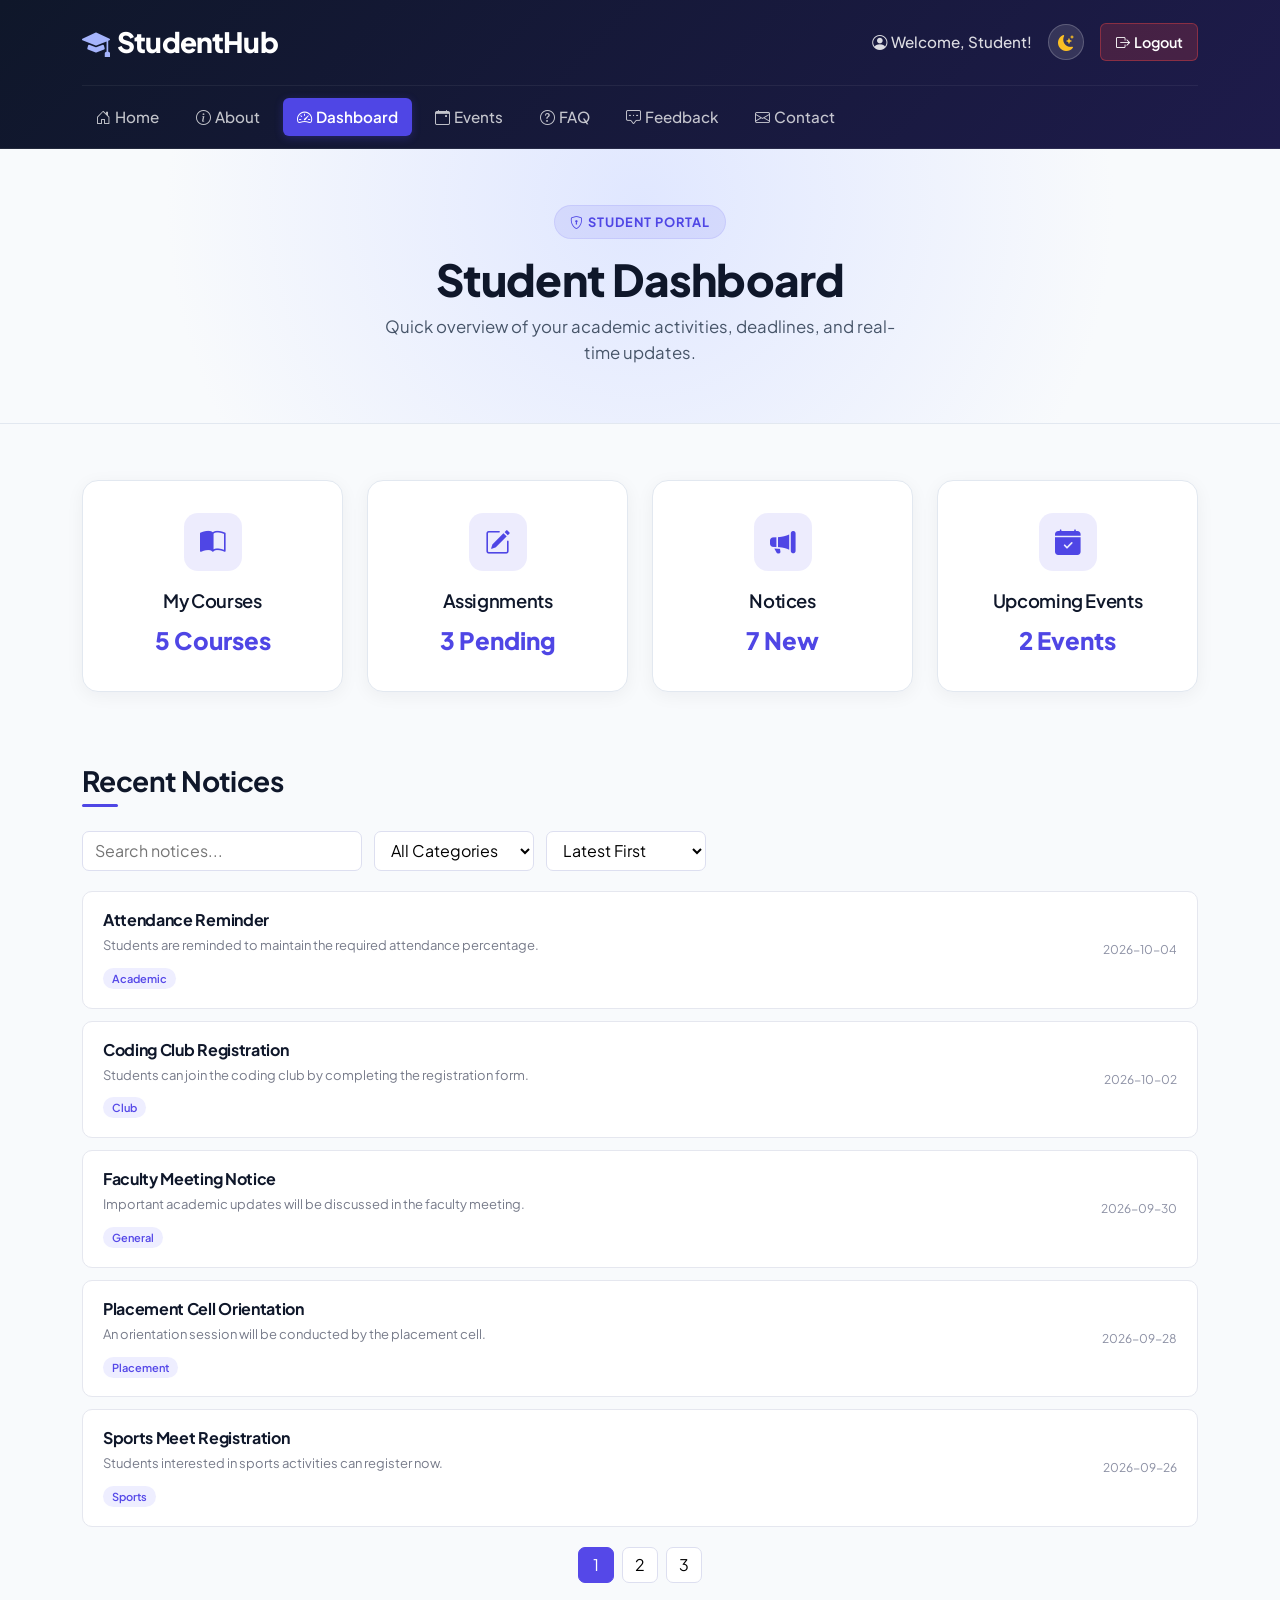
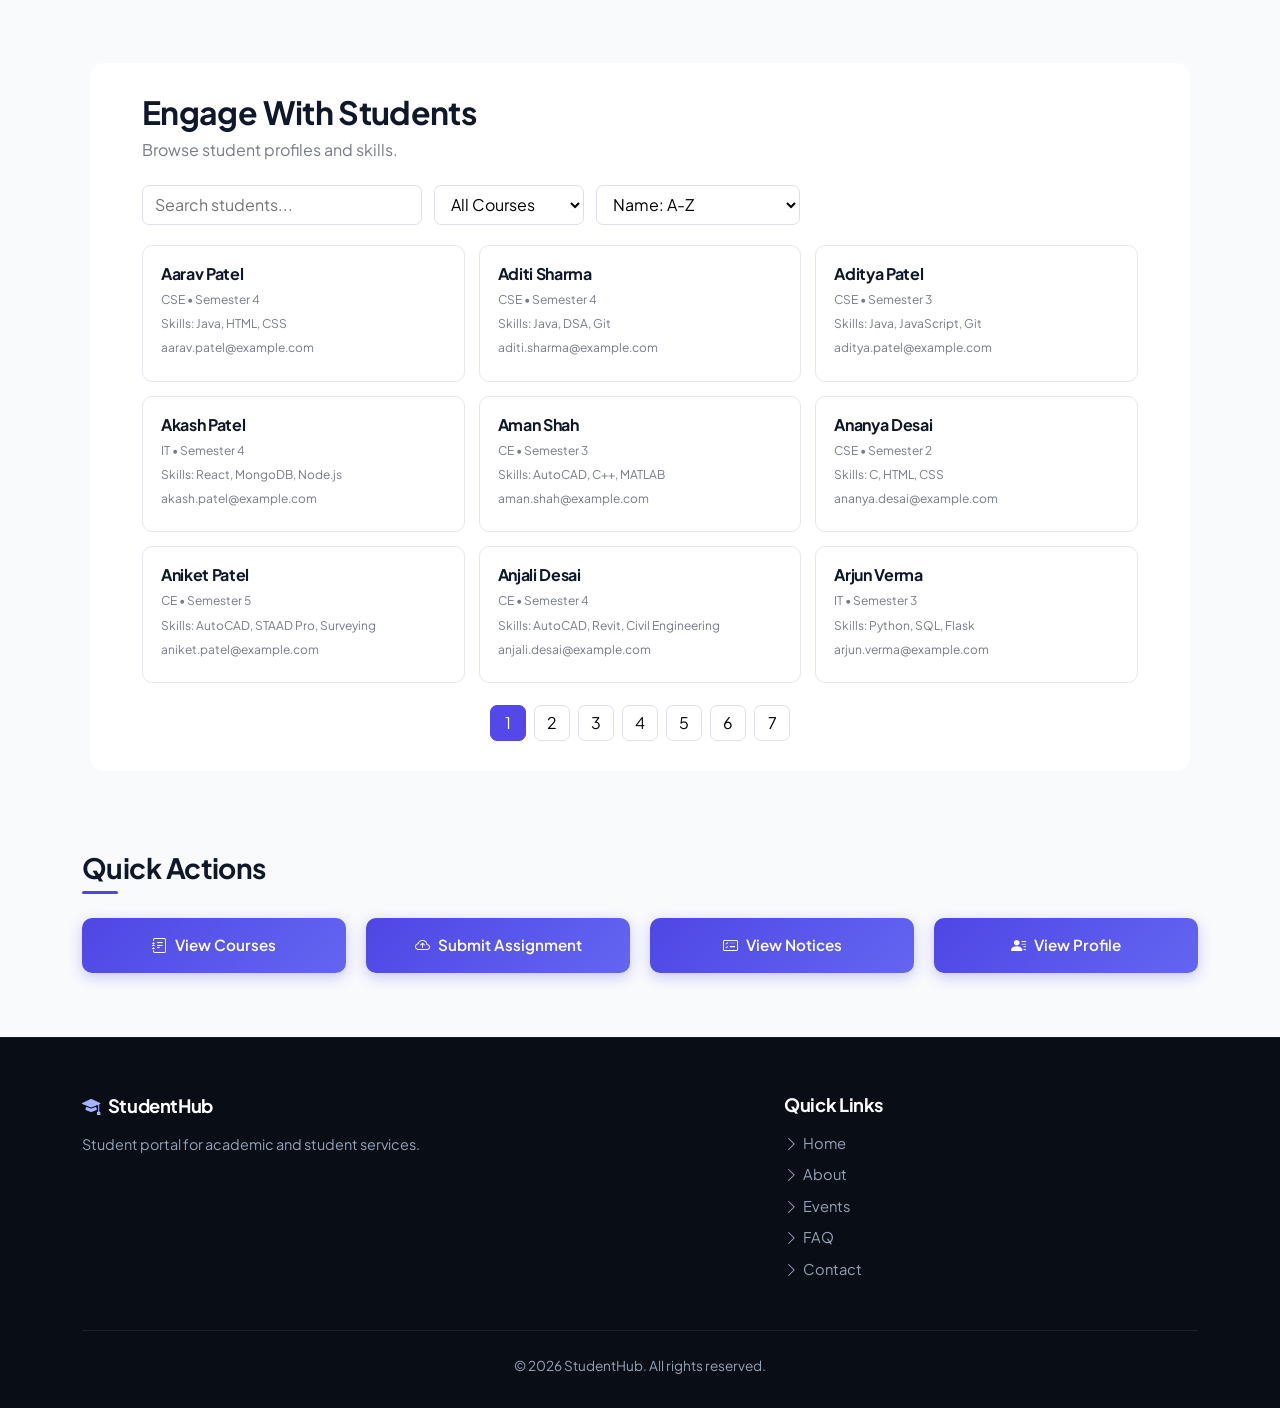
<file: pages/dashboard.html>
<!DOCTYPE html>
<html lang="en" data-bs-theme="light">

<head>
    <meta charset="UTF-8">
    <meta name="viewport" content="width=device-width, initial-scale=1.0">
    <meta name="description" content="StudentHub student dashboard">
    <title>StudentHub | Dashboard</title>

    <!-- Bootstrap CSS -->
    <link href="https://cdn.jsdelivr.net/npm/bootstrap@5.3.3/dist/css/bootstrap.min.css" rel="stylesheet">
    <!-- Bootstrap Icons -->
    <link rel="stylesheet" href="https://cdn.jsdelivr.net/npm/bootstrap-icons@1.11.3/font/bootstrap-icons.min.css">
    <!-- Dashboard CSS -->
    <link rel="stylesheet" href="../css/dashboard.css">
</head>

<body>

    <!-- ================= HEADER ================= -->
    <header>
        <div class="container">
            <div class="top-header">
                <!-- Logo -->
                <a href="../index.html" class="logo" aria-label="StudentHub Home">
                    <i class="bi bi-mortarboard-fill text-primary-accent"></i> StudentHub
                </a>

                <!-- User Controls -->
                <div class="user-controls">
                    <!-- Welcome -->
                    <span class="welcome">
                        <i class="bi bi-person-circle me-1"></i> Welcome, Student!
                    </span>

                    <!-- Dark / Light Theme Toggle -->
                    <button class="btn-theme-toggle" id="themeToggleBtn" aria-label="Toggle Theme" title="Toggle Theme">
                        <i class="bi bi-moon-stars-fill" id="themeIcon"></i>
                    </button>

                    <!-- Logout -->
                    <a href="login.html" class="logout">
                        <i class="bi bi-box-arrow-right me-1"></i> Logout
                    </a>
                </div>
            </div>

            <!-- ================= NAVIGATION ================= -->
            <nav aria-label="Main navigation">
                <a href="../index.html"><i class="bi bi-house-door me-1"></i> Home</a>
                <a href="about.html"><i class="bi bi-info-circle me-1"></i> About</a>
                <a href="dashboard.html" class="active" aria-current="page"><i class="bi bi-speedometer2 me-1"></i> Dashboard</a>
                <a href="events.html"><i class="bi bi-calendar-event me-1"></i> Events</a>
                <a href="faq.html"><i class="bi bi-question-circle me-1"></i> FAQ</a>
                <a href="feedback.html"><i class="bi bi-chat-square-dots me-1"></i> Feedback</a>
                <a href="contact.html"><i class="bi bi-envelope me-1"></i> Contact</a>
            </nav>
        </div>
    </header>

    <!-- ================= MAIN ================= -->
    <main>

        <!-- ================= INTRO ================= -->
        <section class="dashboard-intro text-center">
            <div class="container">
                <span class="section-tag">
                    <i class="bi bi-shield-lock me-1"></i> STUDENT PORTAL
                </span>
                <h1>Student Dashboard</h1>
                <p>Quick overview of your academic activities, deadlines, and real-time updates.</p>
            </div>
        </section>

        <!-- ================= DASHBOARD CARDS ================= -->
        <section class="dashboard-cards">
            <div class="container">
                <div class="row g-4">

                    <!-- COURSES -->
                    <div class="col-12 col-sm-6 col-lg-3">
                        <article class="dashboard-card">
                            <div class="icon">
                                <i class="bi bi-book-half"></i>
                            </div>
                            <h2>My Courses</h2>
                            <p class="stat-number">5 Courses</p>
                        </article>
                    </div>

                    <!-- ASSIGNMENTS -->
                    <div class="col-12 col-sm-6 col-lg-3">
                        <article class="dashboard-card">
                            <div class="icon">
                                <i class="bi bi-pencil-square"></i>
                            </div>
                            <h2>Assignments</h2>
                            <p class="stat-number">3 Pending</p>
                        </article>
                    </div>

                    <!-- NOTICES -->
                    <div class="col-12 col-sm-6 col-lg-3">
                        <article class="dashboard-card">
                            <div class="icon">
                                <i class="bi bi-megaphone-fill"></i>
                            </div>
                            <h2>Notices</h2>
                            <p class="stat-number">7 New</p>
                        </article>
                    </div>

                    <!-- EVENTS -->
                    <div class="col-12 col-sm-6 col-lg-3">
                        <article class="dashboard-card">
                            <div class="icon">
                                <i class="bi bi-calendar-check-fill"></i>
                            </div>
                            <h2>Upcoming Events</h2>
                            <p class="stat-number">2 Events</p>
                        </article>
                    </div>

                </div>
            </div>
        </section>

        <!-- ================= RECENT NOTICES ================= -->
        <section class="recent-notices">
            <div class="container">

                <div class="section-heading">
                    <h2>Recent Notices</h2>
                </div>

                <div class="notice-controls">

                    <input
                        type="text"
                        id="noticeSearch"
                        placeholder="Search notices..."
                    >

                    <select id="noticeCategory">
                        <option value="all">All Categories</option>
                        <option value="Academic">Academic</option>
                        <option value="Examination">Examination</option>
                        <option value="General">General</option>
                        <option value="Library">Library</option>
                        <option value="Workshop">Workshop</option>
                        <option value="Events">Events</option>
                        <option value="Placement">Placement</option>
                    </select>

                    <select id="noticeSort">
                        <option value="dateDesc">Latest First</option>
                        <option value="dateAsc">Oldest First</option>
                        <option value="nameAsc">Title: A-Z</option>
                        <option value="nameDesc">Title: Z-A</option>
                    </select>

                </div>

                <div id="noticesContainer"></div>

                <div id="noticePagination"></div>

            </div>
        </section>
        
        <!-- ================= STUDENT DIRECTORY ================= -->

        <section class="student-directory">

            <div class="container">

                <div class="student-header">
                    <h2>Engage With Students</h2>
                    <p>Browse student profiles and skills.</p>
                </div>

                <div class="student-controls">

                    <input
                        type="text"
                        id="studentSearch"
                        placeholder="Search students..."
                    >

                    <select id="courseFilter">
                        <option value="all">All Courses</option>
                        <option value="CSE">CSE</option>
                        <option value="IT">IT</option>
                        <option value="CE">CE</option>
                    </select>

                    <select id="studentSort">
                        <option value="nameAsc">Name: A-Z</option>
                        <option value="nameDesc">Name: Z-A</option>
                        <option value="semesterAsc">Semester: Low-High</option>
                        <option value="semesterDesc">Semester: High-Low</option>
                    </select>

                </div>

                <div id="studentsContainer"></div>

                <div id="studentPagination"></div>

            </div>

        </section>

        <!-- ================= QUICK LINKS ================= -->
        <section class="dashboard-links">
            <div class="container">
                <h2>Quick Actions</h2>

                <div class="link-buttons">
                    <button type="button" onclick="viewCourses()">
                        <i class="bi bi-journal-text me-2"></i> View Courses
                    </button>

                    <button type="button" onclick="submitAssignment()">
                        <i class="bi bi-cloud-arrow-up me-2"></i> Submit Assignment
                    </button>

                    <button type="button" onclick="viewNotices()">
                        <i class="bi bi-card-checklist me-2"></i> View Notices
                    </button>

                    <button type="button" onclick="viewProfile()">
                        <i class="bi bi-person-lines-fill me-2"></i> View Profile
                    </button>
                </div>
            </div>
        </section>

    </main>

    <!-- ================= FOOTER ================= -->
    <footer>
        <div class="container">
            <div class="footer-content">

                <!-- ABOUT -->
                <section class="footer-about">
                    <h2><i class="bi bi-mortarboard-fill me-2 text-primary-accent"></i>StudentHub</h2>
                    <p>Student portal for academic and student services.</p>
                </section>

                <!-- QUICK LINKS -->
                <nav class="footer-links" aria-label="Footer navigation">
                    <h2>Quick Links</h2>
                    <a href="../index.html"><i class="bi bi-chevron-right me-1"></i> Home</a>
                    <a href="about.html"><i class="bi bi-chevron-right me-1"></i> About</a>
                    <a href="events.html"><i class="bi bi-chevron-right me-1"></i> Events</a>
                    <a href="faq.html"><i class="bi bi-chevron-right me-1"></i> FAQ</a>
                    <a href="contact.html"><i class="bi bi-chevron-right me-1"></i> Contact</a>
                </nav>

            </div>

            <!-- COPYRIGHT -->
            <div class="copyright">
                <p>&copy; 2026 StudentHub. All rights reserved.</p>
            </div>
        </div>
    </footer>

    <!-- Bootstrap JS -->
    <script src="https://cdn.jsdelivr.net/npm/bootstrap@5.3.3/dist/js/bootstrap.bundle.min.js"></script>

    <!-- Dashboard JavaScript -->
    <script src="../js/dashboard.js"></script>

    <!-- Student Directory JavaScript -->
    <script src="../js/students.js"></script>

    <!-- Notices JavaScript -->
    <script src="../js/notices.js"></script>

</body>
</html>
</file>
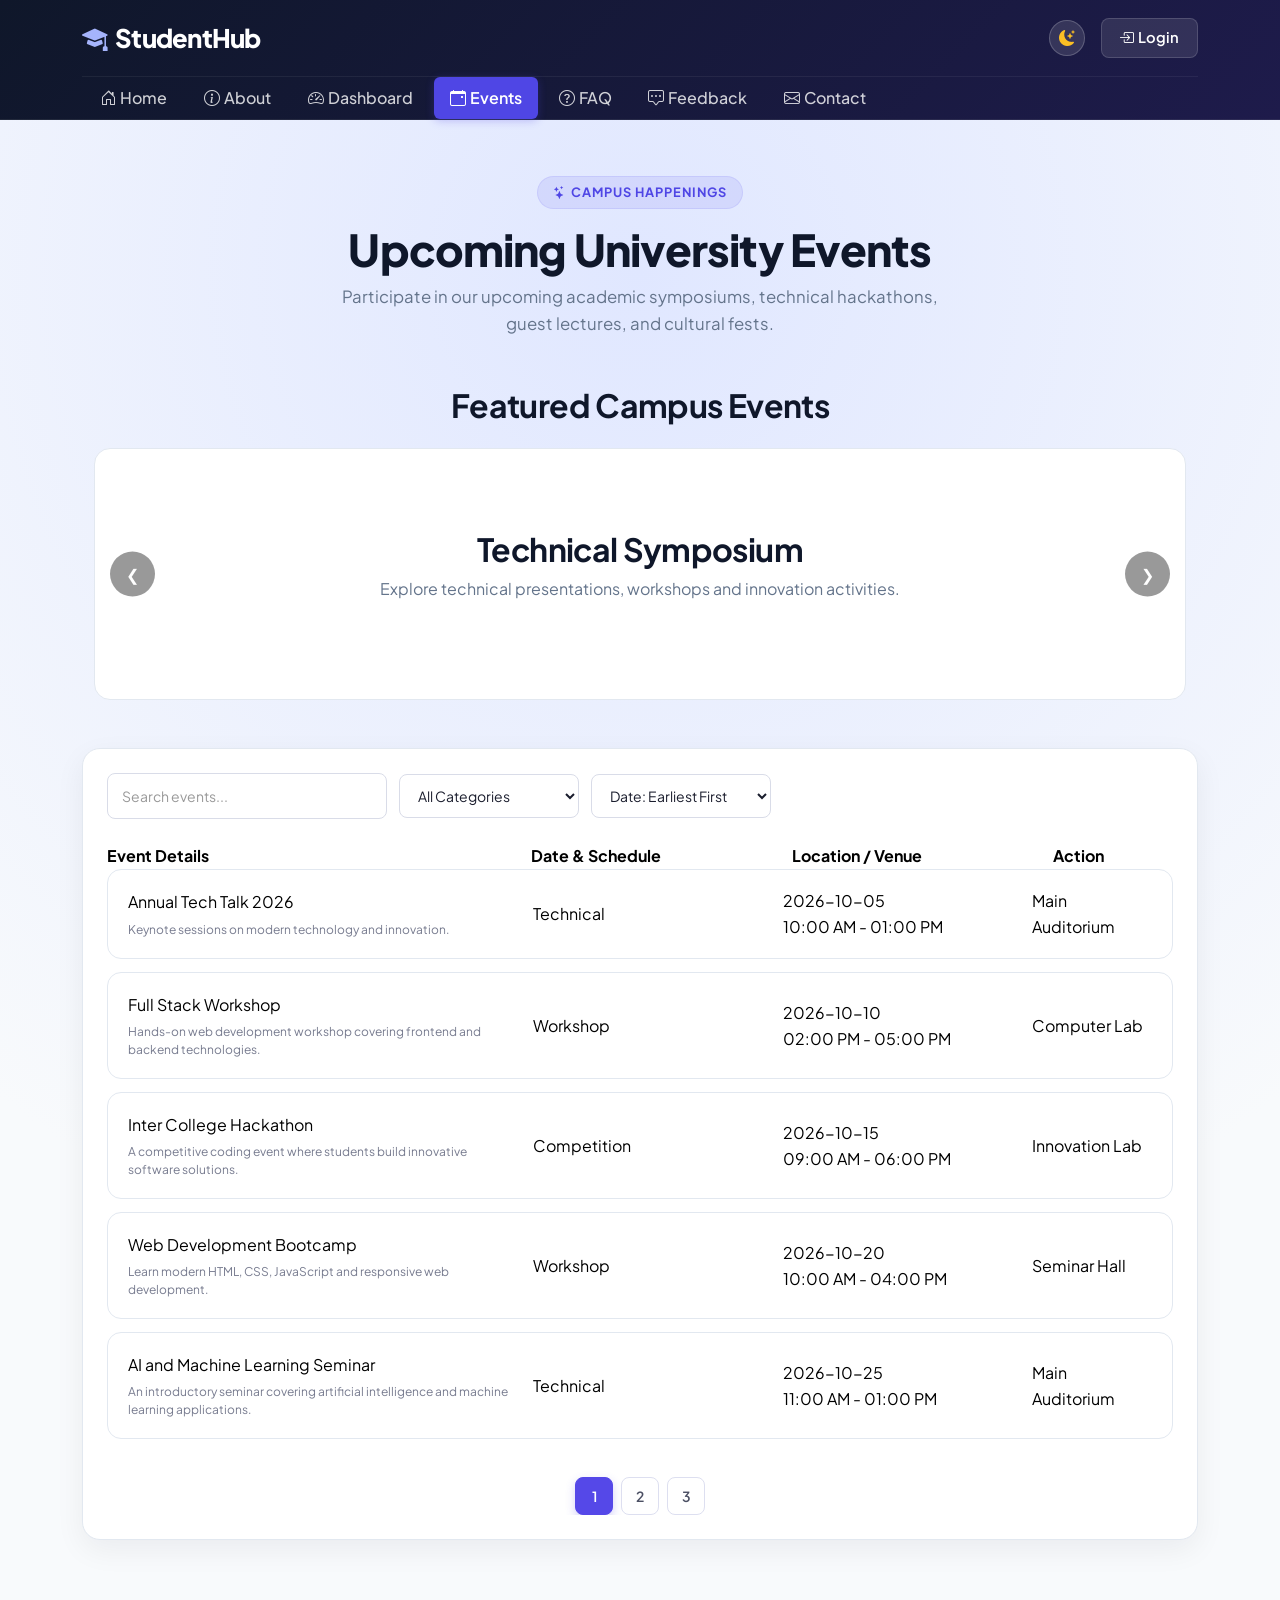
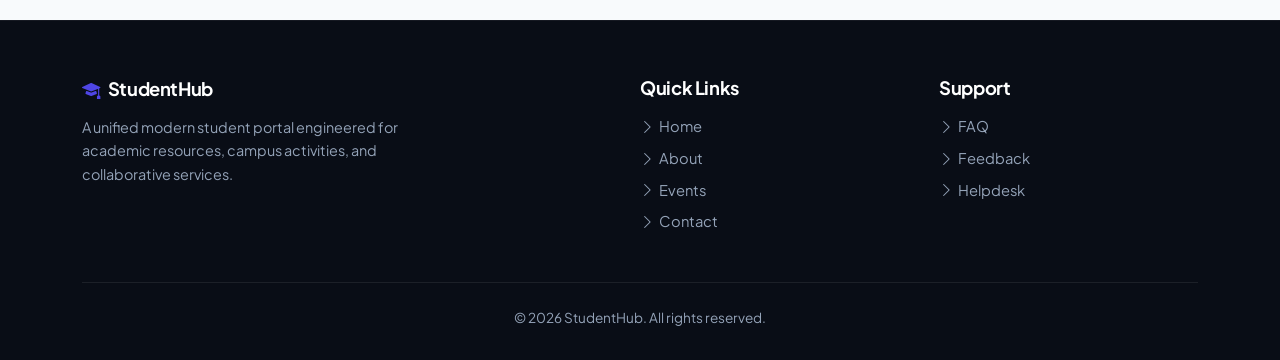
<file: pages/events.html>
<!DOCTYPE html>
<html lang="en" data-bs-theme="light">

<head>
    <meta charset="UTF-8">
    <meta name="viewport" content="width=device-width, initial-scale=1.0">
    <meta name="description" content="View upcoming StudentHub events, technical symposiums, workshops, and campus activities.">
    <title>StudentHub | University Events &amp; Activities</title>

    <!-- Google Fonts -->
    <link rel="preconnect" href="https://fonts.googleapis.com">
    <link rel="preconnect" href="https://fonts.gstatic.com" crossorigin>
    <link href="https://fonts.googleapis.com/css2?family=Plus+Jakarta+Sans:wght@400;500;600;700;800&display=swap" rel="stylesheet">

    <!-- Bootstrap 5 CSS -->
    <link href="https://cdn.jsdelivr.net/npm/bootstrap@5.3.3/dist/css/bootstrap.min.css" rel="stylesheet">
    <!-- Bootstrap Icons -->
    <link rel="stylesheet" href="https://cdn.jsdelivr.net/npm/bootstrap-icons@1.11.3/font/bootstrap-icons.min.css">
    <!-- Events Page Dedicated CSS -->
    <link rel="stylesheet" href="../css/events.css">
</head>

<body>

    <!-- ================= HEADER ================= -->
    <header class="site-header">
        <div class="container">

            <!-- TOP HEADER -->
            <div class="top-header">
                <!-- University Portal Logo -->
                <a href="../index.html" class="logo" aria-label="StudentHub Home">
                    <span class="logo-icon"><i class="bi bi-mortarboard-fill"></i></span>
                    StudentHub
                </a>

                <!-- Header Actions: Theme Switcher & Login -->
                <div class="header-actions">
                    <button class="btn-theme-toggle" id="themeToggleBtn" aria-label="Toggle Theme" title="Toggle Theme">
                        <i class="bi bi-moon-stars-fill" id="themeIcon"></i>
                    </button>

                    <a href="login.html" class="login">
                        <i class="bi bi-box-arrow-in-right me-1"></i> Login
                    </a>
                </div>
            </div>

            <!-- ================= NAVIGATION ================= -->
            <nav class="navbar navbar-expand-lg navbar-dark p-0" aria-label="Main navigation">
                <button class="navbar-toggler my-2" type="button" data-bs-toggle="collapse" data-bs-target="#studentNav" aria-controls="studentNav" aria-expanded="false" aria-label="Toggle navigation">
                    <span class="navbar-toggler-icon"></span>
                </button>

                <div class="collapse navbar-collapse" id="studentNav">
                    <div class="navbar-nav me-auto">
                        <a class="nav-link" href="../index.html"><i class="bi bi-house-door me-1"></i> Home</a>
                        <a class="nav-link" href="about.html"><i class="bi bi-info-circle me-1"></i> About</a>
                        <a class="nav-link" href="dashboard.html"><i class="bi bi-speedometer2 me-1"></i> Dashboard</a>
                        <a class="nav-link active" href="events.html" aria-current="page"><i class="bi bi-calendar-event me-1"></i> Events</a>
                        <a class="nav-link" href="faq.html"><i class="bi bi-question-circle me-1"></i> FAQ</a>
                        <a class="nav-link" href="feedback.html"><i class="bi bi-chat-square-dots me-1"></i> Feedback</a>
                        <a class="nav-link" href="contact.html"><i class="bi bi-envelope me-1"></i> Contact</a>
                    </div>
                </div>
            </nav>

        </div>
    </header>

    <!-- ================= MAIN ================= -->
    <main>

        <section class="events-section">
            <div class="container">

                <!-- INTRO HEADING -->
                <div class="events-heading text-center">
                    <span class="section-tag">
                        <i class="bi bi-stars me-1"></i> CAMPUS HAPPENINGS
                    </span>
                    <h1>Upcoming University Events</h1>
                    <p class="intro">
                        Participate in our upcoming academic symposiums, technical hackathons, guest lectures, and cultural fests.
                    </p>
                </div>
                
                <!-- ================= CONTENT SLIDER ================= -->

                <section class="event-slider container my-5">

                    <h2 class="text-center mb-4">
                        Featured Campus Events
                    </h2>

                    <div class="slider">

                        <div class="slide active">
                            <div class="slide-content">
                                <h3>Technical Symposium</h3>
                                <p>
                                    Explore technical presentations, workshops
                                    and innovation activities.
                                </p>
                            </div>
                        </div>

                        <div class="slide">
                            <div class="slide-content">
                                <h3>Hackathon 2026</h3>
                                <p>
                                    Participate in coding challenges and
                                    build innovative solutions.
                                </p>
                            </div>
                        </div>

                        <div class="slide">
                            <div class="slide-content">
                                <h3>Cultural Fest</h3>
                                <p>
                                    Join the university community for cultural
                                    activities and performances.
                                </p>
                            </div>
                        </div>

                        <button id="prevSlide" class="slider-btn prev">
                            &#10094;
                        </button>

                        <button id="nextSlide" class="slider-btn next">
                            &#10095;
                        </button>

                    </div>

                </section>

                <!-- ================= EVENTS TABLE ================= -->
                <div class="table-container">
                    <div class="table-responsive">
                        <div class="event-controls">

                            <input
                                type="text"
                                id="searchInput"
                                placeholder="Search events..."
                            >

                            <select id="categoryFilter">
                                <option value="all">All Categories</option>
                                <option value="Technical">Technical</option>
                                <option value="Workshop">Workshop</option>
                                <option value="Competition">Competition</option>
                                <option value="Sports">Sports</option>
                                <option value="Cultural">Cultural</option>
                                <option value="Seminar">Seminar</option>
                                <option value="Exhibition">Exhibition</option>
                            </select>

                            <select id="sortSelect">
                                <option value="dateAsc">Date: Earliest First</option>
                                <option value="dateDesc">Date: Latest First</option>
                                <option value="nameAsc">Name: A-Z</option>
                                <option value="nameDesc">Name: Z-A</option>
                            </select>

                        </div>

                        <table class="table align-middle">
                            <thead>
                               <tr>
                                    <th scope="col" style="width: 40%;">Event Details</th>
                                    <th scope="col" style="width: 20%; white-space: nowrap;">Date &amp; Schedule</th>
                                    <th scope="col" style="width: 20%; white-space: nowrap;">Location / Venue</th>
                                    <th scope="col" class="text-end" style="width: 20%;">Action</th>
                                </tr>
                            </thead>
                            <tbody id="eventsContainer">
                                <!-- Events will be dynamically loaded from events.json -->
                            </tbody>
                        </table>

                        <div id="pagination"></div>

                    </div>
                </div>

            </div>
        </section>

    </main>

    <!-- ================= FOOTER ================= -->
    <footer>
        <div class="container">
            <div class="footer-content">

                <!-- STUDENTHUB ABOUT -->
                <section class="footer-about">
                    <h2><i class="bi bi-mortarboard-fill me-2 text-primary-accent"></i>StudentHub</h2>
                    <p>A unified modern student portal engineered for academic resources, campus activities, and collaborative services.</p>
                </section>

                <!-- QUICK LINKS -->
                <nav class="footer-links" aria-label="Footer navigation">
                    <h2>Quick Links</h2>
                    <a href="../index.html"><i class="bi bi-chevron-right me-1"></i> Home</a>
                    <a href="about.html"><i class="bi bi-chevron-right me-1"></i> About</a>
                    <a href="events.html"><i class="bi bi-chevron-right me-1"></i> Events</a>
                    <a href="contact.html"><i class="bi bi-chevron-right me-1"></i> Contact</a>
                </nav>

                <!-- SUPPORT -->
                <nav class="footer-links" aria-label="Support navigation">
                    <h2>Support</h2>
                    <a href="faq.html"><i class="bi bi-chevron-right me-1"></i> FAQ</a>
                    <a href="feedback.html"><i class="bi bi-chevron-right me-1"></i> Feedback</a>
                    <a href="contact.html"><i class="bi bi-chevron-right me-1"></i> Helpdesk</a>
                </nav>

            </div>

            <!-- COPYRIGHT -->
            <div class="copyright text-center">
                <p>&copy; 2026 StudentHub. All rights reserved.</p>
            </div>
        </div>
    </footer>

    <!-- Bootstrap 5 JavaScript Bundle -->
    <script src="https://cdn.jsdelivr.net/npm/bootstrap@5.3.3/dist/js/bootstrap.bundle.min.js"></script>

    <!-- Events JavaScript -->
    <script src="../js/events.js"></script>

</body>

</html>
</file>
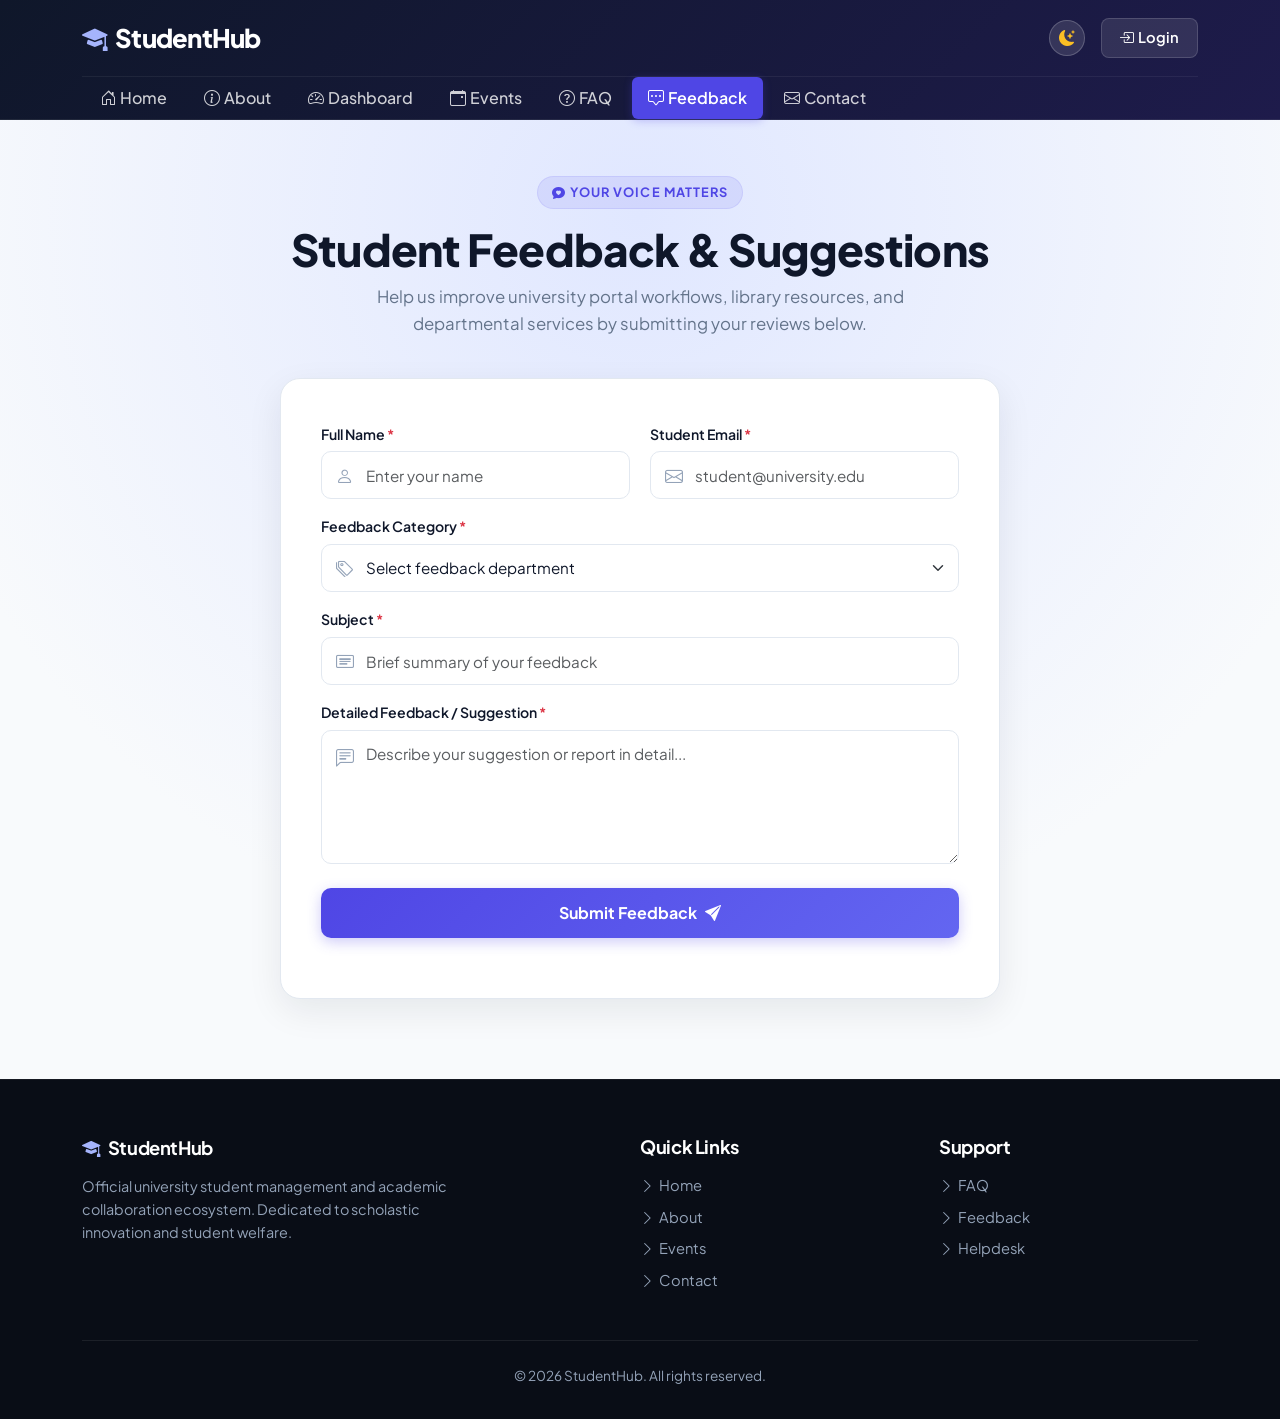
<file: pages/feedback.html>
<!DOCTYPE html>
<html lang="en" data-bs-theme="light">

<head>
    <meta charset="UTF-8">
    <meta name="viewport" content="width=device-width, initial-scale=1.0">
    <meta name="description" content="Submit feedback and academic suggestions to StudentHub.">
    <title>StudentHub | Student Feedback</title>

    <!-- Google Fonts -->
    <link rel="preconnect" href="https://fonts.googleapis.com">
    <link rel="preconnect" href="https://fonts.gstatic.com" crossorigin>
    <link href="https://fonts.googleapis.com/css2?family=Plus+Jakarta+Sans:wght@400;500;600;700;800&display=swap" rel="stylesheet">

    <!-- Bootstrap 5 CSS -->
    <link href="https://cdn.jsdelivr.net/npm/bootstrap@5.3.3/dist/css/bootstrap.min.css" rel="stylesheet">
    <!-- Bootstrap Icons -->
    <link rel="stylesheet" href="https://cdn.jsdelivr.net/npm/bootstrap-icons@1.11.3/font/bootstrap-icons.min.css">
    <!-- Feedback Page Dedicated CSS -->
    <link rel="stylesheet" href="../css/feedback.css">
</head>

<body>

    <!-- ================= HEADER ================= -->
    <header class="site-header">
        <div class="container">

            <!-- TOP HEADER -->
            <div class="top-header">
                <!-- LOGO -->
                <a href="../index.html" class="logo" aria-label="StudentHub Home">
                    <span class="logo-icon"><i class="bi bi-mortarboard-fill"></i></span>
                    StudentHub
                </a>

                <!-- Header Actions: Theme Switcher & Login -->
                <div class="header-actions">
                    <button class="btn-theme-toggle" id="themeToggleBtn" aria-label="Toggle Theme" title="Toggle Theme">
                        <i class="bi bi-moon-stars-fill" id="themeIcon"></i>
                    </button>

                    <a href="login.html" class="login">
                        <i class="bi bi-box-arrow-in-right me-1"></i> Login
                    </a>
                </div>
            </div>

            <!-- ================= NAVIGATION ================= -->
            <nav class="navbar navbar-expand-lg navbar-dark p-0" aria-label="Main navigation">
                <button class="navbar-toggler my-2" type="button" data-bs-toggle="collapse" data-bs-target="#studentNav" aria-controls="studentNav" aria-expanded="false" aria-label="Toggle navigation">
                    <span class="navbar-toggler-icon"></span>
                </button>

                <div class="collapse navbar-collapse" id="studentNav">
                    <div class="navbar-nav me-auto">
                        <a class="nav-link" href="../index.html"><i class="bi bi-house-door me-1"></i> Home</a>
                        <a class="nav-link" href="about.html"><i class="bi bi-info-circle me-1"></i> About</a>
                        <a class="nav-link" href="dashboard.html"><i class="bi bi-speedometer2 me-1"></i> Dashboard</a>
                        <a class="nav-link" href="events.html"><i class="bi bi-calendar-event me-1"></i> Events</a>
                        <a class="nav-link" href="faq.html"><i class="bi bi-question-circle me-1"></i> FAQ</a>
                        <a class="nav-link active" href="feedback.html" aria-current="page"><i class="bi bi-chat-square-dots me-1"></i> Feedback</a>
                        <a class="nav-link" href="contact.html"><i class="bi bi-envelope me-1"></i> Contact</a>
                    </div>
                </div>
            </nav>

        </div>
    </header>

    <!-- ================= MAIN ================= -->
    <main>

        <section class="feedback-section">
            <div class="container">

                <!-- INTRO -->
                <div class="feedback-heading text-center">
                    <span class="section-tag">
                        <i class="bi bi-chat-heart-fill me-1"></i> YOUR VOICE MATTERS
                    </span>
                    <h1>Student Feedback &amp; Suggestions</h1>
                    <p class="intro">
                        Help us improve university portal workflows, library resources, and departmental services by submitting your reviews below.
                    </p>
                </div>

                <!-- ================= FORM ================= -->
                <div class="feedback-box-wrapper">
                    <div class="feedback-box">

                        <form id="feedbackForm" action="#" method="POST">

                            <!-- NAME & EMAIL (2-COLUMN GRID) -->
                            <div class="form-grid-2 mb-3">
                                <!-- Name -->
                                <div class="form-group">
                                    <label for="name" class="form-label">
                                        Full Name <span class="text-danger">*</span>
                                    </label>
                                    <div class="input-wrapper">
                                        <span class="input-icon"><i class="bi bi-person"></i></span>
                                        <input 
                                            type="text" 
                                            class="form-control" 
                                            id="name" 
                                            name="name" 
                                            placeholder="Enter your name" 
                                            required>
                                    </div>
                                </div>

                                <!-- Email -->
                                <div class="form-group">
                                    <label for="email" class="form-label">
                                        Student Email <span class="text-danger">*</span>
                                    </label>
                                    <div class="input-wrapper">
                                        <span class="input-icon"><i class="bi bi-envelope"></i></span>
                                        <input 
                                            type="email" 
                                            class="form-control" 
                                            id="email" 
                                            name="email" 
                                            placeholder="student@university.edu" 
                                            required>
                                    </div>
                                </div>
                            </div>

                            <!-- FEEDBACK CATEGORY -->
                            <div class="form-group mb-3">
                                <label for="category" class="form-label">
                                    Feedback Category <span class="text-danger">*</span>
                                </label>
                                <div class="input-wrapper">
                                    <span class="input-icon"><i class="bi bi-tags"></i></span>
                                    <select id="category" name="category" class="form-select form-control" required>
                                        <option value="" disabled selected>Select feedback department</option>
                                        <option value="portal-ui">Portal Usability &amp; Technical Issues</option>
                                        <option value="academics">Academic Courseware &amp; Syllabus</option>
                                        <option value="events">Campus Events &amp; Workshops</option>
                                        <option value="library">Library &amp; Study Materials</option>
                                        <option value="services">Student Services &amp; Administration</option>
                                        <option value="other">General Suggestion</option>
                                    </select>
                                </div>
                            </div>

                            <!-- SUBJECT -->
                            <div class="form-group mb-3">
                                <label for="subject" class="form-label">
                                    Subject <span class="text-danger">*</span>
                                </label>
                                <div class="input-wrapper">
                                    <span class="input-icon"><i class="bi bi-card-heading"></i></span>
                                    <input 
                                        type="text" 
                                        class="form-control" 
                                        id="subject" 
                                        name="subject" 
                                        placeholder="Brief summary of your feedback" 
                                        required>
                                </div>
                            </div>

                            <!-- MESSAGE -->
                            <div class="form-group mb-4">
                                <label for="message" class="form-label">
                                    Detailed Feedback / Suggestion <span class="text-danger">*</span>
                                </label>
                                <div class="input-wrapper textarea-wrapper">
                                    <span class="input-icon textarea-icon"><i class="bi bi-chat-left-text"></i></span>
                                    <textarea 
                                        class="form-control" 
                                        id="message" 
                                        name="message" 
                                        rows="5" 
                                        placeholder="Describe your suggestion or report in detail..." 
                                        required></textarea>
                                </div>
                            </div>

                            <!-- SUBMIT -->
                            <button type="submit" class="btn btn-primary submit-feedback-btn">
                                <span>Submit Feedback</span>
                                <i class="bi bi-send-fill ms-2"></i>
                            </button>

                            <!-- FORM MESSAGE CONTAINER -->
                            <p id="formMessage" class="form-alert-message mt-3" aria-live="polite"></p>

                        </form>

                    </div>
                </div>

            </div>
        </section>

    </main>

    <!-- ================= FOOTER ================= -->
    <footer>
        <div class="container">
            <div class="footer-content">

                <!-- STUDENTHUB ABOUT -->
                <section class="footer-about">
                    <h2><i class="bi bi-mortarboard-fill me-2 text-primary-accent"></i>StudentHub</h2>
                    <p>
                        Official university student management and academic collaboration ecosystem. Dedicated to scholastic innovation and student welfare.
                    </p>
                </section>

                <!-- QUICK LINKS -->
                <nav class="footer-links" aria-label="Footer navigation">
                    <h2>Quick Links</h2>
                    <a href="../index.html"><i class="bi bi-chevron-right me-1"></i> Home</a>
                    <a href="about.html"><i class="bi bi-chevron-right me-1"></i> About</a>
                    <a href="events.html"><i class="bi bi-chevron-right me-1"></i> Events</a>
                    <a href="contact.html"><i class="bi bi-chevron-right me-1"></i> Contact</a>
                </nav>

                <!-- SUPPORT -->
                <nav class="footer-links" aria-label="Support navigation">
                    <h2>Support</h2>
                    <a href="faq.html"><i class="bi bi-chevron-right me-1"></i> FAQ</a>
                    <a href="feedback.html"><i class="bi bi-chevron-right me-1"></i> Feedback</a>
                    <a href="contact.html"><i class="bi bi-chevron-right me-1"></i> Helpdesk</a>
                </nav>

            </div>

            <!-- COPYRIGHT -->
            <div class="copyright text-center">
                <p>&copy; 2026 StudentHub. All rights reserved.</p>
            </div>
        </div>
    </footer>

    <!-- Bootstrap 5 JavaScript Bundle -->
    <script src="https://cdn.jsdelivr.net/npm/bootstrap@5.3.3/dist/js/bootstrap.bundle.min.js"></script>

    <!-- Feedback JavaScript -->
    <script src="../js/feedback.js"></script>

</body>

</html>
</file>
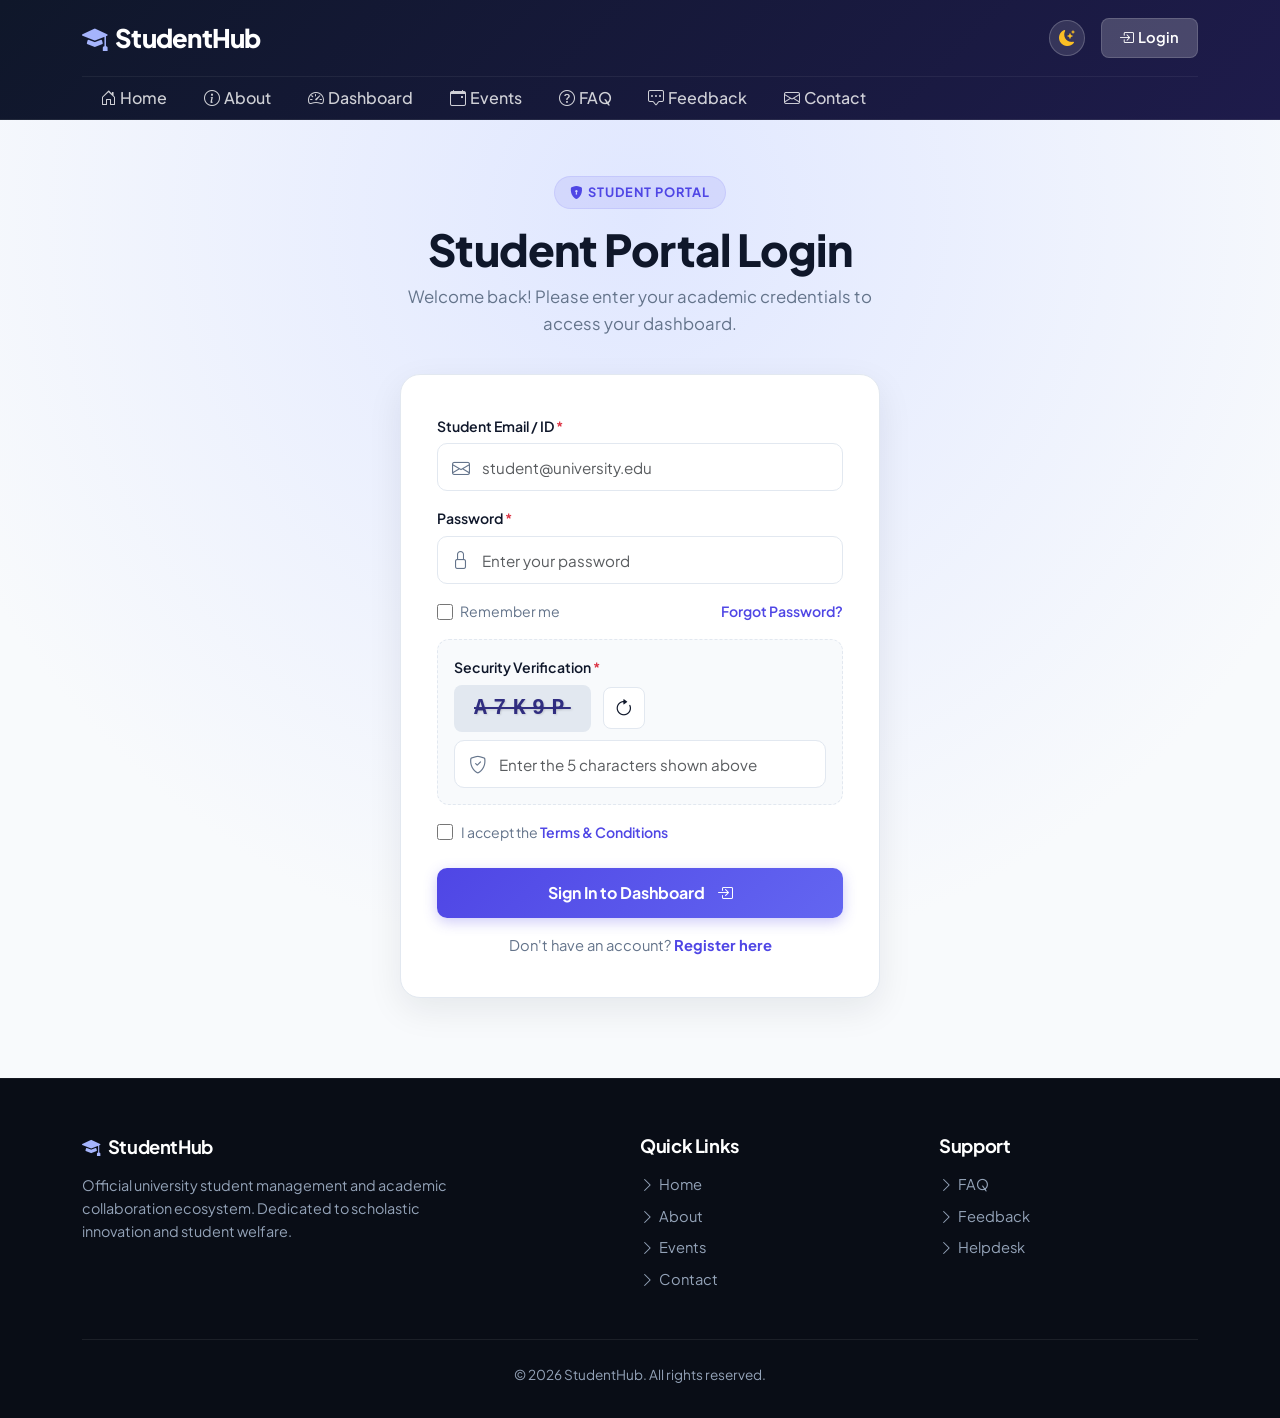
<file: pages/login.html>
<!DOCTYPE html>
<html lang="en" data-bs-theme="light">

<head>
    <meta charset="UTF-8">
    <meta name="viewport" content="width=device-width, initial-scale=1.0">
    <meta name="description" content="Login to your StudentHub account.">
    <title>StudentHub | Student Login</title>

    <!-- Google Fonts -->
    <link rel="preconnect" href="https://fonts.googleapis.com">
    <link rel="preconnect" href="https://fonts.gstatic.com" crossorigin>
    <link href="https://fonts.googleapis.com/css2?family=Plus+Jakarta+Sans:wght@400;500;600;700;800&display=swap" rel="stylesheet">

    <!-- Bootstrap 5 CSS -->
    <link href="https://cdn.jsdelivr.net/npm/bootstrap@5.3.3/dist/css/bootstrap.min.css" rel="stylesheet">
    <!-- Bootstrap Icons -->
    <link rel="stylesheet" href="https://cdn.jsdelivr.net/npm/bootstrap-icons@1.11.3/font/bootstrap-icons.min.css">
    <!-- Login Dedicated CSS -->
    <link rel="stylesheet" href="../css/login.css">
</head>

<body>

    <!-- ================= HEADER ================= -->
    <header class="site-header">
        <div class="container">

            <!-- TOP HEADER -->
            <div class="top-header">
                <!-- LOGO -->
                <a href="../index.html" class="logo" aria-label="StudentHub Home">
                    <span class="logo-icon"><i class="bi bi-mortarboard-fill"></i></span>
                    StudentHub
                </a>

                <!-- Header Actions: Theme Switcher & Login Status -->
                <div class="header-actions">
                    <button class="btn-theme-toggle" id="themeToggleBtn" aria-label="Toggle Theme" title="Toggle Theme">
                        <i class="bi bi-moon-stars-fill" id="themeIcon"></i>
                    </button>

                    <a href="login.html" class="login-link active" aria-current="page">
                        <i class="bi bi-box-arrow-in-right me-1"></i> Login
                    </a>
                </div>
            </div>

            <!-- ================= NAVIGATION ================= -->
            <nav class="navbar navbar-expand-lg navbar-dark p-0" aria-label="Main navigation">
                <button class="navbar-toggler my-2" type="button" data-bs-toggle="collapse" data-bs-target="#studentNav" aria-controls="studentNav" aria-expanded="false" aria-label="Toggle navigation">
                    <span class="navbar-toggler-icon"></span>
                </button>

                <div class="collapse navbar-collapse" id="studentNav">
                    <div class="navbar-nav me-auto">
                        <a class="nav-link" href="../index.html"><i class="bi bi-house-door me-1"></i> Home</a>
                        <a class="nav-link" href="about.html"><i class="bi bi-info-circle me-1"></i> About</a>
                        <a class="nav-link" href="dashboard.html"><i class="bi bi-speedometer2 me-1"></i> Dashboard</a>
                        <a class="nav-link" href="events.html"><i class="bi bi-calendar-event me-1"></i> Events</a>
                        <a class="nav-link" href="faq.html"><i class="bi bi-question-circle me-1"></i> FAQ</a>
                        <a class="nav-link" href="feedback.html"><i class="bi bi-chat-square-dots me-1"></i> Feedback</a>
                        <a class="nav-link" href="contact.html"><i class="bi bi-envelope me-1"></i> Contact</a>
                    </div>
                </div>
            </nav>

        </div>
    </header>

    <!-- ================= MAIN ================= -->
    <main>

        <section class="login-section">
            <div class="container">

                <!-- INTRO -->
                <div class="login-heading text-center">
                    <span class="section-tag">
                        <i class="bi bi-shield-lock-fill me-1"></i> STUDENT PORTAL
                    </span>
                    <h1>Student Portal Login</h1>
                    <p class="welcome">
                        Welcome back! Please enter your academic credentials to access your dashboard.
                    </p>
                </div>

                <!-- ================= LOGIN BOX ================= -->
                <div class="login-box-wrapper">
                    <div class="login-box">

                        <form id="loginForm" action="#" method="POST">

                            <!-- EMAIL -->
                            <div class="form-group mb-3">
                                <label for="email" class="form-label">
                                    Student Email / ID <span class="text-danger">*</span>
                                </label>
                                <div class="input-wrapper">
                                    <span class="input-icon"><i class="bi bi-envelope"></i></span>
                                    <input 
                                        type="email" 
                                        class="form-control" 
                                        id="email" 
                                        name="email" 
                                        placeholder="student@university.edu" 
                                        autocomplete="email" 
                                        required>
                                </div>
                            </div>

                            <!-- PASSWORD -->
                            <div class="form-group mb-3">
                                <label for="password" class="form-label">
                                    Password <span class="text-danger">*</span>
                                </label>
                                <div class="input-wrapper">
                                    <span class="input-icon"><i class="bi bi-lock"></i></span>
                                    <input 
                                        type="password" 
                                        class="form-control" 
                                        id="password" 
                                        name="password" 
                                        placeholder="Enter your password" 
                                        autocomplete="current-password" 
                                        required>
                                </div>
                            </div>

                            <!-- REMEMBER + FORGOT -->
                            <div class="login-options mb-3">
                                <label class="remember">
                                    <input type="checkbox" id="remember" name="remember">
                                    <span>Remember me</span>
                                </label>

                                <a href="#" id="forgotPassword" class="forgot-link">
                                    Forgot Password?
                                </a>
                            </div>

                            <!-- ================= CAPTCHA ================= -->
                            <div class="captcha-section mb-3">
                                <label for="captchaInput" class="form-label">
                                    Security Verification <span class="text-danger">*</span>
                                </label>

                                <div class="captcha-display-box mb-2">
                                    <span id="captchaText" class="captcha-code">A7K9P</span>
                                    <button 
                                        type="button" 
                                        id="refreshCaptcha" 
                                        class="btn-captcha-refresh" 
                                        title="Refresh CAPTCHA" 
                                        aria-label="Refresh CAPTCHA">
                                        <i class="bi bi-arrow-clockwise"></i>
                                    </button>
                                </div>

                                <div class="input-wrapper">
                                    <span class="input-icon"><i class="bi bi-shield-check"></i></span>
                                    <input 
                                        type="text" 
                                        class="form-control" 
                                        id="captchaInput" 
                                        name="captcha" 
                                        placeholder="Enter the 5 characters shown above" 
                                        pattern="A7K9P" 
                                        title="Please enter the exact security code shown above"
                                        autocomplete="off" 
                                        required>
                                </div>
                            </div>

                            <!-- ================= TERMS ================= -->
                            <div class="terms-group mb-4">
                                <label class="terms-label">
                                    <input type="checkbox" id="terms" name="terms" required>
                                    <span>
                                        I accept the 
                                        <a href="#" id="termsLink" data-bs-toggle="modal" data-bs-target="#termsModal">
                                            Terms &amp; Conditions
                                        </a>
                                    </span>
                                </label>
                            </div>

                            <!-- ================= LOGIN BUTTON ================= -->
                            <button type="submit" class="login-button btn btn-primary">
                                <span>Sign In to Dashboard</span>
                                <i class="bi bi-box-arrow-in-right ms-1"></i>
                            </button>

                            <!-- ================= REGISTER LINK ================= -->
                            <p class="register-text text-center mt-3 mb-0">
                                Don't have an account?
                                <a href="register.html">Register here</a>
                            </p>

                        </form>

                    </div>
                </div>

            </div>
        </section>

    </main>

    <!-- ================= TERMS MODAL ================= -->
    <div class="modal fade" id="termsModal" tabindex="-1" aria-hidden="true">
        <div class="modal-dialog modal-dialog-centered">
            <div class="modal-content border-0 shadow">
                <div class="modal-header border-bottom-0 pb-0">
                    <h5 class="modal-title fw-bold">Student Portal Terms &amp; Conditions</h5>
                    <button type="button" class="btn-close" data-bs-dismiss="modal" aria-label="Close"></button>
                </div>
                <div class="modal-body small">
                    <p>1. <strong>Authorized Access:</strong> Only registered students, faculty, and administrative staff of the university are authorized to log in.</p>
                    <p>2. <strong>Security:</strong> You are responsible for preserving credentials confidential. Never share your password.</p>
                    <p>3. <strong>Academic Usage:</strong> All resources downloaded must comply with university academic honesty guidelines.</p>
                </div>
                <div class="modal-footer border-top-0 pt-0">
                    <button type="button" class="btn btn-primary w-100" data-bs-dismiss="modal">I Agree</button>
                </div>
            </div>
        </div>
    </div>

    <!-- ================= FOOTER ================= -->
    <footer>
        <div class="container">
            <div class="footer-content">

                <!-- ABOUT -->
                <section class="footer-about">
                    <h2><i class="bi bi-mortarboard-fill me-2 text-primary-accent"></i>StudentHub</h2>
                    <p>
                        Official university student management and academic collaboration ecosystem. Dedicated to scholastic innovation and student welfare.
                    </p>
                </section>

                <!-- QUICK LINKS -->
                <nav class="footer-links" aria-label="Footer navigation">
                    <h2>Quick Links</h2>
                    <a href="../index.html"><i class="bi bi-chevron-right me-1"></i> Home</a>
                    <a href="about.html"><i class="bi bi-chevron-right me-1"></i> About</a>
                    <a href="events.html"><i class="bi bi-chevron-right me-1"></i> Events</a>
                    <a href="contact.html"><i class="bi bi-chevron-right me-1"></i> Contact</a>
                </nav>

                <!-- SUPPORT -->
                <nav class="footer-links" aria-label="Support navigation">
                    <h2>Support</h2>
                    <a href="faq.html"><i class="bi bi-chevron-right me-1"></i> FAQ</a>
                    <a href="feedback.html"><i class="bi bi-chevron-right me-1"></i> Feedback</a>
                    <a href="contact.html"><i class="bi bi-chevron-right me-1"></i> Helpdesk</a>
                </nav>

            </div>

            <!-- COPYRIGHT -->
            <div class="copyright text-center">
                <p>&copy; 2026 StudentHub. All rights reserved.</p>
            </div>
        </div>
    </footer>

    <!-- Bootstrap JS Bundle -->
    <script src="https://cdn.jsdelivr.net/npm/bootstrap@5.3.3/dist/js/bootstrap.bundle.min.js"></script>

    <!-- Login JavaScript -->
    <script src="../js/login.js"></script>

</body>

</html>
</file>
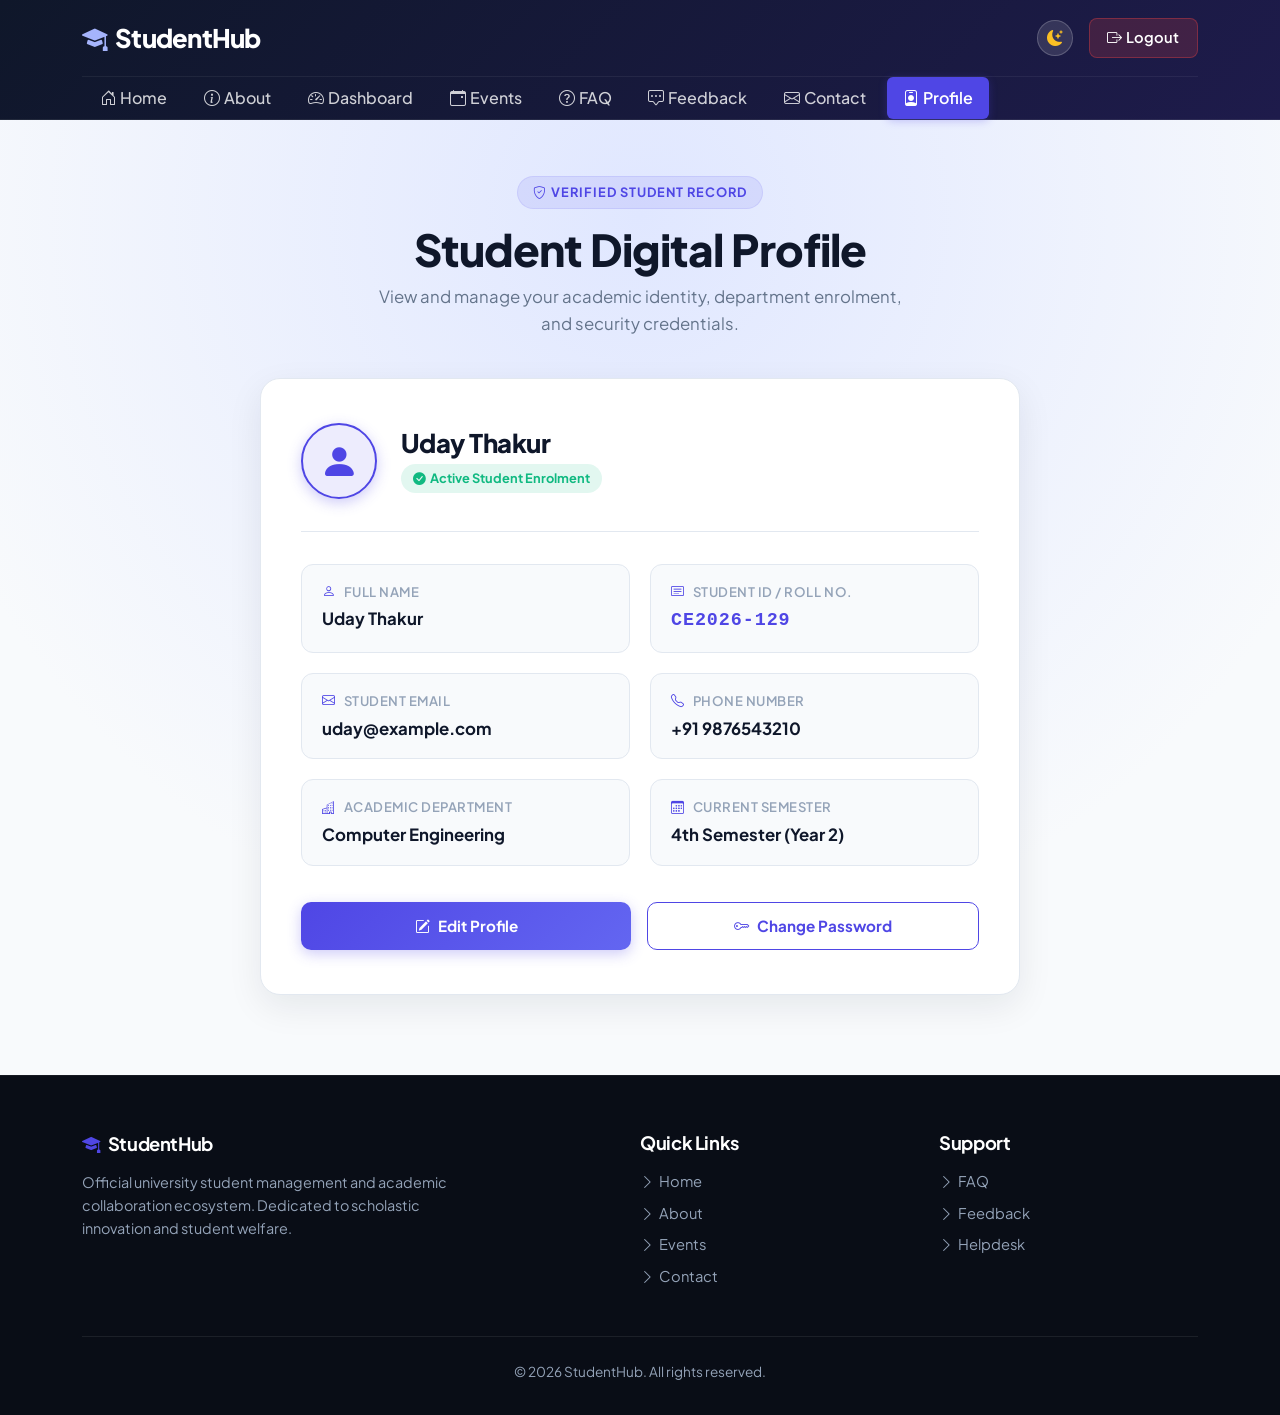
<file: pages/profile.html>
<!DOCTYPE html>
<html lang="en" data-bs-theme="light">

<head>
    <meta charset="UTF-8">
    <meta name="viewport" content="width=device-width, initial-scale=1.0">
    <meta name="description" content="View and manage your StudentHub student profile, department details, and account credentials.">
    <title>StudentHub | Student Profile</title>

    <!-- Google Fonts -->
    <link rel="preconnect" href="https://fonts.googleapis.com">
    <link rel="preconnect" href="https://fonts.gstatic.com" crossorigin>
    <link href="https://fonts.googleapis.com/css2?family=Plus+Jakarta+Sans:wght@400;500;600;700;800&display=swap" rel="stylesheet">

    <!-- Bootstrap 5 CSS -->
    <link href="https://cdn.jsdelivr.net/npm/bootstrap@5.3.3/dist/css/bootstrap.min.css" rel="stylesheet">
    <!-- Bootstrap Icons -->
    <link rel="stylesheet" href="https://cdn.jsdelivr.net/npm/bootstrap-icons@1.11.3/font/bootstrap-icons.min.css">
    <!-- Profile Dedicated CSS -->
    <link rel="stylesheet" href="../css/profile.css">
</head>

<body>

    <!-- ================= HEADER ================= -->
    <header class="site-header">
        <div class="container">

            <!-- TOP HEADER -->
            <div class="top-header">
                <!-- LOGO -->
                <a href="../index.html" class="logo" aria-label="StudentHub Home">
                    <span class="logo-icon"><i class="bi bi-mortarboard-fill"></i></span>
                    StudentHub
                </a>

                <!-- Header Actions: Theme Switcher & Logout -->
                <div class="header-actions">
                    <button class="btn-theme-toggle" id="themeToggleBtn" aria-label="Toggle Theme" title="Toggle Theme">
                        <i class="bi bi-moon-stars-fill" id="themeIcon"></i>
                    </button>

                    <a href="login.html" class="logout">
                        <i class="bi bi-box-arrow-right me-1"></i> Logout
                    </a>
                </div>
            </div>

            <!-- ================= NAVIGATION ================= -->
            <nav class="navbar navbar-expand-lg navbar-dark p-0" aria-label="Main navigation">
                <button class="navbar-toggler my-2" type="button" data-bs-toggle="collapse" data-bs-target="#studentNav" aria-controls="studentNav" aria-expanded="false" aria-label="Toggle navigation">
                    <span class="navbar-toggler-icon"></span>
                </button>

                <div class="collapse navbar-collapse" id="studentNav">
                    <div class="navbar-nav me-auto">
                        <a class="nav-link" href="../index.html"><i class="bi bi-house-door me-1"></i> Home</a>
                        <a class="nav-link" href="about.html"><i class="bi bi-info-circle me-1"></i> About</a>
                        <a class="nav-link" href="dashboard.html"><i class="bi bi-speedometer2 me-1"></i> Dashboard</a>
                        <a class="nav-link" href="events.html"><i class="bi bi-calendar-event me-1"></i> Events</a>
                        <a class="nav-link" href="faq.html"><i class="bi bi-question-circle me-1"></i> FAQ</a>
                        <a class="nav-link" href="feedback.html"><i class="bi bi-chat-square-dots me-1"></i> Feedback</a>
                        <a class="nav-link" href="contact.html"><i class="bi bi-envelope me-1"></i> Contact</a>
                        <a class="nav-link active" href="profile.html" aria-current="page"><i class="bi bi-person-badge me-1"></i> Profile</a>
                    </div>
                </div>
            </nav>

        </div>
    </header>

    <!-- ================= MAIN ================= -->
    <main>

        <section class="profile-section">
            <div class="container">

                <!-- HEADING -->
                <div class="profile-heading text-center">
                    <span class="section-tag">
                        <i class="bi bi-shield-check me-1"></i> VERIFIED STUDENT RECORD
                    </span>
                    <h1>Student Digital Profile</h1>
                    <p>
                        View and manage your academic identity, department enrolment, and security credentials.
                    </p>
                </div>

                <!-- ================= PROFILE CARD ================= -->
                <div class="profile-box-wrapper">
                    <div class="profile-box">

                        <!-- AVATAR HEADER -->
                        <div class="profile-avatar-header">
                            <div class="avatar-shield">
                                <i class="bi bi-person-fill"></i>
                            </div>
                            <div class="avatar-title">
                                <h2>Uday Thakur</h2>
                                <span class="badge-status"><i class="bi bi-check-circle-fill me-1"></i> Active Student Enrolment</span>
                            </div>
                        </div>

                        <!-- PROFILE DETAILS GRID -->
                        <div class="profile-details-grid">

                            <!-- NAME -->
                            <div class="profile-field">
                                <span class="field-label"><i class="bi bi-person me-2 text-primary-accent"></i>Full Name</span>
                                <span class="field-value">Uday Thakur</span>
                            </div>

                            <!-- STUDENT ID -->
                            <div class="profile-field">
                                <span class="field-label"><i class="bi bi-card-text me-2 text-primary-accent"></i>Student ID / Roll No.</span>
                                <span class="field-value badge-id">CE2026-129</span>
                            </div>

                            <!-- EMAIL -->
                            <div class="profile-field">
                                <span class="field-label"><i class="bi bi-envelope me-2 text-primary-accent"></i>Student Email</span>
                                <span class="field-value">uday@example.com</span>
                            </div>

                            <!-- PHONE -->
                            <div class="profile-field">
                                <span class="field-label"><i class="bi bi-telephone me-2 text-primary-accent"></i>Phone Number</span>
                                <span class="field-value">+91 9876543210</span>
                            </div>

                            <!-- DEPARTMENT -->
                            <div class="profile-field">
                                <span class="field-label"><i class="bi bi-buildings me-2 text-primary-accent"></i>Academic Department</span>
                                <span class="field-value">Computer Engineering</span>
                            </div>

                            <!-- SEMESTER -->
                            <div class="profile-field">
                                <span class="field-label"><i class="bi bi-calendar3 me-2 text-primary-accent"></i>Current Semester</span>
                                <span class="field-value">4th Semester (Year 2)</span>
                            </div>

                        </div>

                        <!-- ================= ACTIONS ================= -->
                        <div class="profile-actions">
                            <button type="button" id="editProfile" class="btn btn-primary">
                                <i class="bi bi-pencil-square me-2"></i> Edit Profile
                            </button>

                            <button type="button" id="changePassword" class="btn btn-outline-primary">
                                <i class="bi bi-key me-2"></i> Change Password
                            </button>
                        </div>

                    </div>
                </div>

            </div>
        </section>

    </main>

    <!-- ================= FOOTER ================= -->
    <footer>
        <div class="container">
            <div class="footer-content">

                <!-- ABOUT STUDENTHUB -->
                <section class="footer-about">
                    <h2><i class="bi bi-mortarboard-fill me-2 text-primary-accent"></i>StudentHub</h2>
                    <p>
                        Official university student management and academic collaboration ecosystem. Dedicated to scholastic innovation and student welfare.
                    </p>
                </section>

                <!-- QUICK LINKS -->
                <nav class="footer-links" aria-label="Footer navigation">
                    <h2>Quick Links</h2>
                    <a href="../index.html"><i class="bi bi-chevron-right me-1"></i> Home</a>
                    <a href="about.html"><i class="bi bi-chevron-right me-1"></i> About</a>
                    <a href="events.html"><i class="bi bi-chevron-right me-1"></i> Events</a>
                    <a href="contact.html"><i class="bi bi-chevron-right me-1"></i> Contact</a>
                </nav>

                <!-- SUPPORT -->
                <nav class="footer-links" aria-label="Support navigation">
                    <h2>Support</h2>
                    <a href="faq.html"><i class="bi bi-chevron-right me-1"></i> FAQ</a>
                    <a href="feedback.html"><i class="bi bi-chevron-right me-1"></i> Feedback</a>
                    <a href="contact.html"><i class="bi bi-chevron-right me-1"></i> Helpdesk</a>
                </nav>

            </div>

            <!-- COPYRIGHT -->
            <div class="copyright text-center">
                <p>&copy; 2026 StudentHub. All rights reserved.</p>
            </div>
        </div>
    </footer>

    <!-- Bootstrap JS Bundle -->
    <script src="https://cdn.jsdelivr.net/npm/bootstrap@5.3.3/dist/js/bootstrap.bundle.min.js"></script>

    <!-- Profile JavaScript -->
    <script src="../js/profile.js"></script>

</body>

</html>
</file>
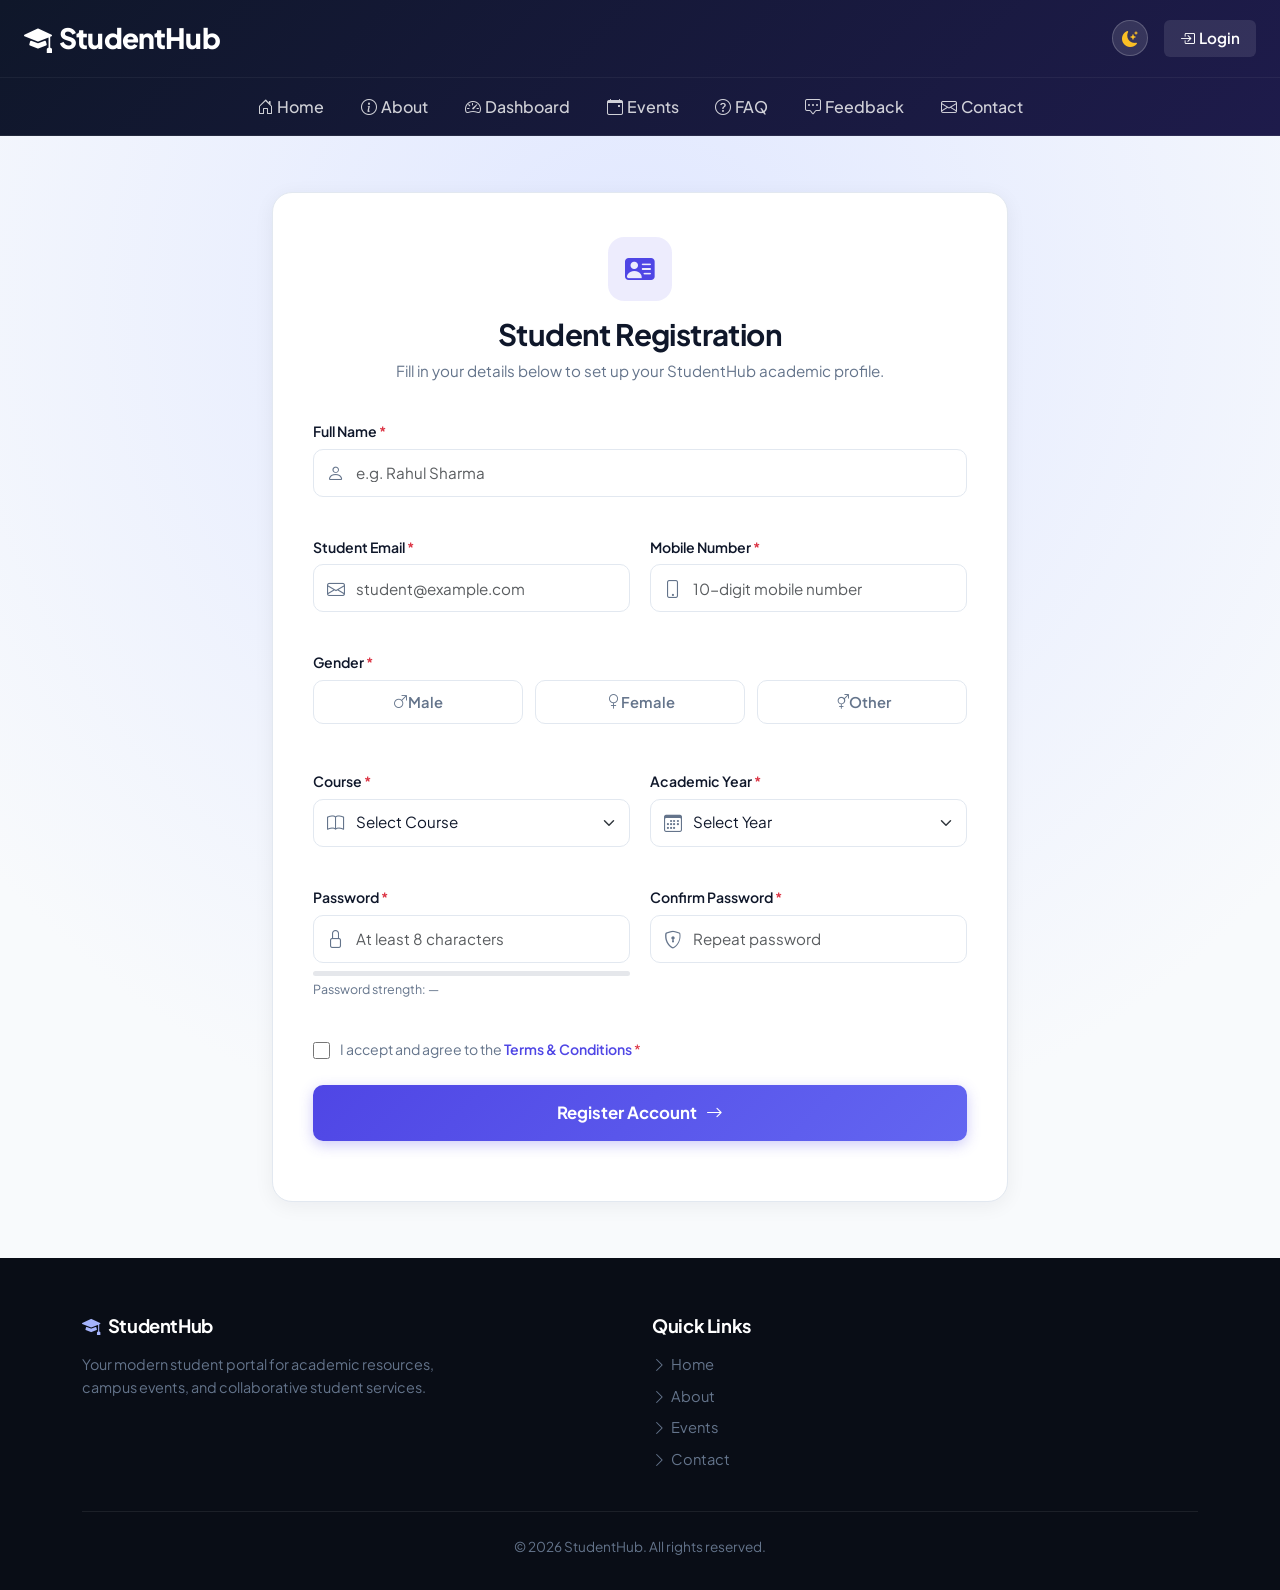
<file: pages/register.html>
<!DOCTYPE html>
<html lang="en" data-bs-theme="light">

<head>
    <meta charset="UTF-8">
    <meta name="viewport" content="width=device-width, initial-scale=1.0">
    <meta name="description" content="Create your StudentHub student account.">
    <title>StudentHub | Student Registration</title>

    <!-- Google Fonts -->
    <link rel="preconnect" href="https://fonts.googleapis.com">
    <link rel="preconnect" href="https://fonts.gstatic.com" crossorigin>
    <link href="https://fonts.googleapis.com/css2?family=Plus+Jakarta+Sans:wght@400;500;600;700;800&display=swap" rel="stylesheet">

    <!-- Bootstrap 5 CSS -->
    <link href="https://cdn.jsdelivr.net/npm/bootstrap@5.3.3/dist/css/bootstrap.min.css" rel="stylesheet">
    <!-- Bootstrap Icons -->
    <link rel="stylesheet" href="https://cdn.jsdelivr.net/npm/bootstrap-icons@1.11.3/font/bootstrap-icons.min.css">
    <!-- Register Dedicated CSS -->
    <link rel="stylesheet" href="../css/register.css">
</head>

<body>

    <!-- ================= HEADER ================= -->
    <header class="site-header">
        <div class="top-header container-fluid">
            <a href="../index.html" class="logo" aria-label="StudentHub Home">
                <span class="logo-icon"><i class="bi bi-mortarboard-fill"></i></span>
                StudentHub
            </a>

            <div class="header-actions">
                <!-- Theme Toggle Button -->
                <button class="btn-theme-toggle" id="themeToggleBtn" aria-label="Toggle Theme" title="Toggle Theme">
                    <i class="bi bi-moon-stars-fill" id="themeIcon"></i>
                </button>

                <a href="login.html" class="login-link">
                    <i class="bi bi-box-arrow-in-right me-1"></i> Login
                </a>
            </div>
        </div>

        <!-- ================= NAVIGATION ================= -->
        <nav class="navbar navbar-expand-lg navbar-dark">
            <div class="container">
                <button class="navbar-toggler" type="button" data-bs-toggle="collapse" data-bs-target="#mainNav" aria-controls="mainNav" aria-expanded="false" aria-label="Toggle navigation">
                    <span class="navbar-toggler-icon"></span>
                </button>

                <div class="collapse navbar-collapse" id="mainNav">
                    <div class="navbar-nav mx-auto">
                        <a class="nav-link" href="../index.html"><i class="bi bi-house-door me-1"></i> Home</a>
                        <a class="nav-link" href="about.html"><i class="bi bi-info-circle me-1"></i> About</a>
                        <a class="nav-link" href="dashboard.html"><i class="bi bi-speedometer2 me-1"></i> Dashboard</a>
                        <a class="nav-link" href="events.html"><i class="bi bi-calendar-event me-1"></i> Events</a>
                        <a class="nav-link" href="faq.html"><i class="bi bi-question-circle me-1"></i> FAQ</a>
                        <a class="nav-link" href="feedback.html"><i class="bi bi-chat-square-dots me-1"></i> Feedback</a>
                        <a class="nav-link" href="contact.html"><i class="bi bi-envelope me-1"></i> Contact</a>
                    </div>
                </div>
            </div>
        </nav>
    </header>

    <!-- ================= MAIN CONTENT ================= -->
    <main>
        <section class="register-section">
            <div class="container">
                <div class="row justify-content-center">
                    <div class="col-12 col-md-11 col-lg-9 col-xl-8">

                        <!-- REGISTER CARD -->
                        <div class="register-box">

                            <div class="register-header">
                                <div class="register-icon">
                                    <i class="bi bi-person-vcard-fill"></i>
                                </div>
                                <h1>Student Registration</h1>
                                <p>Fill in your details below to set up your StudentHub academic profile.</p>
                            </div>

                            <!-- FORM WITH NATIVE HTML5 VALIDATION -->
                            <form id="registerForm" action="#" method="POST" novalidate>

                            <!-- FULL NAME -->
                            <div class="form-group mb-3">
                                <label for="fullname">
                                    Full Name <span class="text-danger">*</span>
                                </label>

                                <div class="input-wrapper">
                                    <span class="input-icon">
                                        <i class="bi bi-person"></i>
                                    </span>

                                    <input
                                        type="text"
                                        id="fullname"
                                        name="fullname"
                                        class="form-control"
                                        placeholder="e.g. Rahul Sharma"
                                        required
                                    >
                                </div>

                                <small class="error-message" id="fullnameError"></small>
                            </div>


                            <!-- EMAIL & MOBILE -->
                            <div class="form-grid-2 mb-3">

                                <div class="form-group">
                                    <label for="email">
                                        Student Email <span class="text-danger">*</span>
                                    </label>

                                    <div class="input-wrapper">
                                        <span class="input-icon">
                                            <i class="bi bi-envelope"></i>
                                        </span>

                                        <input
                                            type="email"
                                            id="email"
                                            name="email"
                                            class="form-control"
                                            placeholder="student@example.com"
                                            required
                                        >
                                    </div>

                                    <small class="error-message" id="emailError"></small>
                                </div>


                                <div class="form-group">
                                    <label for="mobile">
                                        Mobile Number <span class="text-danger">*</span>
                                    </label>

                                    <div class="input-wrapper">
                                        <span class="input-icon">
                                            <i class="bi bi-phone"></i>
                                        </span>

                                        <input
                                            type="tel"
                                            id="mobile"
                                            name="mobile"
                                            class="form-control"
                                            placeholder="10-digit mobile number"
                                            maxlength="10"
                                            required
                                        >
                                    </div>

                                    <small class="error-message" id="mobileError"></small>
                                </div>

                            </div>


                            <!-- GENDER -->
                            <div class="form-group mb-3">

                                <label>
                                    Gender <span class="text-danger">*</span>
                                </label>

                                <div class="gender-radio-group">

                                    <label class="gender-option">
                                        <input type="radio" name="gender" value="male">
                                        <span class="gender-pill">
                                            <i class="bi bi-gender-male"></i> Male
                                        </span>
                                    </label>

                                    <label class="gender-option">
                                        <input type="radio" name="gender" value="female">
                                        <span class="gender-pill">
                                            <i class="bi bi-gender-female"></i> Female
                                        </span>
                                    </label>

                                    <label class="gender-option">
                                        <input type="radio" name="gender" value="other">
                                        <span class="gender-pill">
                                            <i class="bi bi-gender-ambiguous"></i> Other
                                        </span>
                                    </label>

                                </div>

                                <small class="error-message" id="genderError"></small>

                            </div>


                            <!-- COURSE & YEAR -->
                            <div class="form-grid-2 mb-3">

                                <div class="form-group">

                                    <label for="course">
                                        Course <span class="text-danger">*</span>
                                    </label>

                                    <div class="input-wrapper">
                                        <span class="input-icon">
                                            <i class="bi bi-book"></i>
                                        </span>

                                        <select id="course" name="course" class="form-select">
                                            <option value="">Select Course</option>
                                            <option value="cse">B.Tech - CSE</option>
                                            <option value="it">B.Tech - IT</option>
                                            <option value="bca">BCA</option>
                                            <option value="mca">MCA</option>
                                        </select>
                                    </div>

                                    <small class="error-message" id="courseError"></small>

                                </div>


                                <div class="form-group">

                                    <label for="year">
                                        Academic Year <span class="text-danger">*</span>
                                    </label>

                                    <div class="input-wrapper">
                                        <span class="input-icon">
                                            <i class="bi bi-calendar3"></i>
                                        </span>

                                        <select id="year" name="year" class="form-select">
                                            <option value="">Select Year</option>
                                            <option value="1">1st Year</option>
                                            <option value="2">2nd Year</option>
                                            <option value="3">3rd Year</option>
                                            <option value="4">4th Year</option>
                                        </select>
                                    </div>

                                    <small class="error-message" id="yearError"></small>

                                </div>

                            </div>


                            <!-- PASSWORD -->
                            <div class="form-grid-2 mb-3">

                                <div class="form-group">

                                    <label for="password">
                                        Password <span class="text-danger">*</span>
                                    </label>

                                    <div class="input-wrapper">
                                        <span class="input-icon">
                                            <i class="bi bi-lock"></i>
                                        </span>

                                        <input
                                            type="password"
                                            id="password"
                                            name="password"
                                            class="form-control"
                                            placeholder="At least 8 characters"
                                            required
                                        >
                                    </div>

                                    <!-- Password strength -->
                                    <div class="password-strength">
                                        <div id="strengthBar"></div>
                                    </div>

                                    <small id="strengthText">Password strength: —</small>

                                    <small class="error-message" id="passwordError"></small>

                                </div>


                                <!-- CONFIRM PASSWORD -->
                                <div class="form-group">

                                    <label for="confirmPassword">
                                        Confirm Password <span class="text-danger">*</span>
                                    </label>

                                    <div class="input-wrapper">
                                        <span class="input-icon">
                                            <i class="bi bi-shield-lock"></i>
                                        </span>

                                        <input
                                            type="password"
                                            id="confirmPassword"
                                            name="confirmPassword"
                                            class="form-control"
                                            placeholder="Repeat password"
                                            required
                                        >
                                    </div>

                                    <small class="error-message" id="confirmPasswordError"></small>

                                </div>

                            </div>


                            <!-- TERMS -->
                            <div class="terms-check mb-4">

                                <input type="checkbox" id="terms" name="terms">

                                <label for="terms">
                                    I accept and agree to the
                                    <a href="#" data-bs-toggle="modal"
                                    data-bs-target="#termsModal">
                                        Terms & Conditions
                                    </a>
                                    <span class="text-danger">*</span>
                                </label>

                                <small class="error-message" id="termsError"></small>

                            </div>


                            <!-- SUBMIT -->
                            <button type="submit" class="register-button">
                                <span>Register Account</span>
                                <i class="bi bi-arrow-right"></i>
                            </button>

                            <!-- SUCCESS MESSAGE -->
                            <p id="successMessage" class="success-message"></p>

                        </form>

                        </div>

                    </div>
                </div>
            </div>
        </section>
    </main>

    <!-- ================= TERMS MODAL ================= -->
    <div class="modal fade" id="termsModal" tabindex="-1" aria-hidden="true">
        <div class="modal-dialog modal-dialog-centered">
            <div class="modal-content border-0 shadow">
                <div class="modal-header border-bottom-0 pb-0">
                    <h5 class="modal-title fw-bold">Student Terms &amp; Conditions</h5>
                    <button type="button" class="btn-close" data-bs-dismiss="modal" aria-label="Close"></button>
                </div>
                <div class="modal-body small">
                    <p>1. <strong>Eligibility:</strong> Only actively enrolled university students are permitted to create an account.</p>
                    <p>2. <strong>Resource Sharing:</strong> All materials downloaded from this hub are intended for personal educational use only.</p>
                    <p>3. <strong>Data Security:</strong> Your student credentials and details are stored securely.</p>
                </div>
                <div class="modal-footer border-top-0 pt-0">
                    <button type="button" class="btn btn-primary w-100" data-bs-dismiss="modal">I Understand</button>
                </div>
            </div>
        </div>
    </div>

    <!-- ================= FOOTER ================= -->
    <footer>
        <div class="container">
            <div class="row g-4">
                <div class="col-md-6">
                    <h2><i class="bi bi-mortarboard-fill me-2 text-primary-accent"></i>StudentHub</h2>
                    <p>Your modern student portal for academic resources, campus events, and collaborative student services.</p>
                </div>
                <div class="col-md-6">
                    <h3>Quick Links</h3>
                    <div class="footer-link-list">
                        <a href="../index.html"><i class="bi bi-chevron-right me-1"></i> Home</a>
                        <a href="about.html"><i class="bi bi-chevron-right me-1"></i> About</a>
                        <a href="events.html"><i class="bi bi-chevron-right me-1"></i> Events</a>
                        <a href="contact.html"><i class="bi bi-chevron-right me-1"></i> Contact</a>
                    </div>
                </div>
            </div>
            <div class="copyright text-center">
                &copy; 2026 StudentHub. All rights reserved.
            </div>
        </div>
    </footer>

    <!-- Bootstrap 5 JavaScript Bundle -->
    <script src="https://cdn.jsdelivr.net/npm/bootstrap@5.3.3/dist/js/bootstrap.bundle.min.js"></script>

    <!-- Register JavaScript -->
    <script src="../js/register.js"></script>

</body>
</html>
</file>
<file: css/index.css>
@import url('https://fonts.googleapis.com/css2?family=Plus+Jakarta+Sans:wght@400;500;600;700;800&display=swap');

/* ==========================================================================
   1. Theme Tokens (Light Mode Default)
   ========================================================================== */
:root {
  --primary-color: #4f46e5;
  --primary-hover: #4338ca;
  --primary-glow: rgba(79, 70, 229, 0.28);
  --primary-soft: rgba(79, 70, 229, 0.1);
  --accent-light: #a5b4fc;

  --header-bg-start: #0f172a;
  --header-bg-end: #1e1b4b;

  --body-bg: #f8fafc;
  --about-bg: #ffffff;
  --footer-bg: #090d16;

  --card-bg: #ffffff;
  --card-border: #e2e8f0;
  --card-shadow: 0 4px 18px rgba(15, 23, 42, 0.05);
  --card-shadow-hover: 0 16px 32px rgba(79, 70, 229, 0.12);

  --text-primary: #0f172a;
  --text-secondary: #475569;
  --text-muted: #94a3b8;

  --hero-radial-start: #e0e7ff;
  --hero-radial-end: #f8fafc;

  --transition-smooth: all 0.3s cubic-bezier(0.4, 0, 0.2, 1);
}

/* ==========================================================================
   2. Dark Mode Tokens (data-bs-theme="dark")
   ========================================================================== */
[data-bs-theme="dark"] {
  --primary-color: #6366f1;
  --primary-hover: #4f46e5;
  --primary-glow: rgba(99, 102, 241, 0.4);
  --primary-soft: rgba(99, 102, 241, 0.18);
  --accent-light: #c7d2fe;

  --body-bg: #0b0f19;
  --about-bg: #111827;
  --footer-bg: #030712;

  --card-bg: #111827;
  --card-border: #1f2937;
  --card-shadow: 0 4px 20px rgba(0, 0, 0, 0.4);
  --card-shadow-hover: 0 16px 32px rgba(99, 102, 241, 0.2);

  --text-primary: #f8fafc;
  --text-secondary: #cbd5e1;
  --text-muted: #64748b;

  --hero-radial-start: #1e1b4b;
  --hero-radial-end: #0b0f19;
}

/* ==========================================================================
   3. Global Reset & Base
   ========================================================================== */
* {
  box-sizing: border-box;
}

body {
  font-family: 'Plus Jakarta Sans', -apple-system, BlinkMacSystemFont, 'Segoe UI', Roboto, sans-serif;
  background-color: var(--body-bg);
  color: var(--text-secondary);
  line-height: 1.6;
  transition: background-color 0.3s ease, color 0.3s ease;
  -webkit-font-smoothing: antialiased;
}

h1, h2, h3, h4, h5, h6 {
  color: var(--text-primary);
  font-weight: 700;
  letter-spacing: -0.02em;
}

/* ==========================================================================
   4. Header & Top Bar Navigation (FLEXBOX)
   ========================================================================== */
header {
  background: linear-gradient(135deg, var(--header-bg-start) 0%, var(--header-bg-end) 100%);
  border-bottom: 1px solid rgba(255, 255, 255, 0.08);
  box-shadow: 0 4px 20px rgba(0, 0, 0, 0.15);
}

/* FLEXBOX: Brand Logo alignment */
.logo {
  letter-spacing: -0.03em;
  display: inline-flex;
  align-items: center;
  gap: 0.5rem;
}

.text-primary-accent {
  color: var(--accent-light);
}

/* FLEXBOX: Auth Links row */
.auth-links {
  display: inline-flex;
  align-items: center;
}

.auth-links a {
  font-weight: 600;
  font-size: 0.95rem;
  padding: 0.35rem 0.85rem;
  border-radius: 6px;
  display: inline-flex;
  align-items: center;
  transition: var(--transition-smooth);
}

.auth-links a:hover {
  color: var(--accent-light) !important;
  background-color: rgba(255, 255, 255, 0.08);
}

.navbar {
  border-top: 1px solid rgba(255, 255, 255, 0.05);
}

/* FLEXBOX: Nav items alignment */
.navbar-nav .nav-link {
  font-weight: 500;
  color: rgba(255, 255, 255, 0.8) !important;
  padding: 0.5rem 1rem !important;
  margin: 0 0.15rem;
  border-radius: 6px;
  display: inline-flex;
  align-items: center;
  transition: var(--transition-smooth);
}

.navbar-nav .nav-link:hover {
  color: #ffffff !important;
  background-color: rgba(255, 255, 255, 0.1);
  transform: translateY(-1px);
}

.navbar-nav .nav-link.active {
  color: #ffffff !important;
  background-color: var(--primary-color);
  font-weight: 600;
  box-shadow: 0 2px 8px var(--primary-glow);
}

/* FLEXBOX: Circular Theme Toggle */
.btn-theme-toggle {
  background: rgba(255, 255, 255, 0.12);
  border: 1px solid rgba(255, 255, 255, 0.2);
  color: #fbbf24;
  width: 38px;
  height: 38px;
  border-radius: 50%;
  display: inline-flex;
  align-items: center;
  justify-content: center;
  font-size: 1rem;
  cursor: pointer;
  transition: var(--transition-smooth);
}

.btn-theme-toggle:hover {
  background: rgba(255, 255, 255, 0.22);
  transform: rotate(20deg) scale(1.08);
}

/* ==========================================================================
   5. Hero Section & Badges (FLEXBOX)
   ========================================================================== */
.hero {
  background: radial-gradient(circle at 50% 20%, var(--hero-radial-start) 0%, var(--hero-radial-end) 70%);
  border-bottom: 1px solid var(--card-border);
  padding-top: 4.5rem !important;
  padding-bottom: 4.5rem !important;
}

.hero h1 {
  font-size: clamp(2.2rem, 5vw, 3.4rem);
  font-weight: 800;
  line-height: 1.15;
}

.hero .lead {
  max-width: 620px;
  margin: 1rem auto 0;
  font-size: 1.15rem;
  color: var(--text-secondary);
}

/* FLEXBOX: Badge container */
.badge-soft-primary {
  background-color: var(--primary-soft);
  color: var(--primary-color);
  font-weight: 600;
  font-size: 0.88rem;
  padding: 0.45rem 1rem;
  border-radius: 50rem;
  border: 1px solid var(--primary-soft);
  display: inline-flex;
  align-items: center;
}

/* FLEXBOX: Action Buttons with icon alignment */
.btn {
  font-weight: 600;
  padding: 0.65rem 1.4rem;
  border-radius: 8px;
  display: inline-flex;
  align-items: center;
  justify-content: center;
  transition: var(--transition-smooth);
}

.btn-primary {
  background: linear-gradient(135deg, var(--primary-color) 0%, #6366f1 100%);
  border: none;
  box-shadow: 0 4px 12px var(--primary-glow);
  color: #ffffff;
}

.btn-primary:hover,
.btn-primary:focus {
  background: linear-gradient(135deg, var(--primary-hover) 0%, var(--primary-color) 100%);
  box-shadow: 0 6px 18px var(--primary-glow);
  transform: translateY(-2px);
}

.btn-outline-primary {
  color: var(--primary-color);
  border: 1.5px solid var(--primary-color);
  background-color: transparent;
}

.btn-outline-primary:hover,
.btn-outline-primary:focus {
  background-color: var(--primary-color);
  border-color: var(--primary-color);
  color: #ffffff;
  box-shadow: 0 4px 14px var(--primary-glow);
  transform: translateY(-2px);
}

/* ==========================================================================
   6. Features Section (FLEXBOX for vertical card stretching)
   ========================================================================== */
.features {
  background-color: var(--body-bg);
}

.features h2 {
  font-size: 2.1rem;
  position: relative;
  display: inline-block;
}

.features .container > h2::after {
  content: '';
  display: block;
  width: 48px;
  height: 4px;
  background: var(--primary-color);
  border-radius: 2px;
  margin: 0.5rem auto 0;
}

/* FLEXBOX: Even card body distribution */
.features .card {
  background-color: var(--card-bg);
  border: 1px solid var(--card-border);
  border-radius: 14px;
  box-shadow: var(--card-shadow);
  display: flex;
  flex-direction: column;
  transition: var(--transition-smooth);
}

.features .card:hover {
  transform: translateY(-6px);
  box-shadow: var(--card-shadow-hover);
  border-color: rgba(99, 102, 241, 0.4);
}

.features .card-body {
  padding: 2rem 1.5rem;
  display: flex;
  flex-direction: column;
  flex-grow: 1;
}

/* FLEXBOX: Icon container centering */
.feature-icon-wrapper {
  width: 60px;
  height: 60px;
  background-color: var(--primary-soft);
  color: var(--primary-color);
  font-size: 1.75rem;
  border-radius: 14px;
  display: inline-flex;
  align-items: center;
  justify-content: center;
  margin: 0 auto;
  transition: var(--transition-smooth);
}

.features .card:hover .feature-icon-wrapper {
  background-color: var(--primary-color);
  color: #ffffff;
  transform: scale(1.1) rotate(6deg);
}

.features .card-title {
  font-size: 1.3rem;
  margin-bottom: 0.75rem;
}

.features .card-text {
  font-size: 0.94rem;
  color: var(--text-secondary);
  margin-bottom: 1.5rem;
  flex-grow: 1; /* Pushes button to bottom evenly across cards */
}

/* ==========================================================================
   7. About Section
   ========================================================================== */
.index-about {
  background-color: var(--about-bg);
  border-top: 1px solid var(--card-border);
  border-bottom: 1px solid var(--card-border);
}

.index-about .lead {
  max-width: 680px;
  margin: 0 auto;
}

/* ==========================================================================
   8. Footer (FLEXBOX & GRID)
   ========================================================================== */
footer {
  background-color: var(--footer-bg) !important;
  color: var(--text-muted);
}

footer h3 {
  color: #ffffff;
  font-size: 1.15rem;
  margin-bottom: 1.2rem;
  display: inline-flex;
  align-items: center;
}

footer p {
  font-size: 0.9rem;
  margin-bottom: 0.5rem;
  display: flex;
  align-items: center;
}

/* FLEXBOX: Footer quick links with hover slide */
footer a {
  color: var(--text-muted) !important;
  text-decoration: none;
  font-size: 0.92rem;
  margin-bottom: 0.6rem;
  display: inline-flex;
  align-items: center;
  transition: var(--transition-smooth);
}

footer a:hover {
  color: #ffffff !important;
  transform: translateX(4px);
}

footer hr {
  border-color: rgba(255, 255, 255, 0.1);
  margin: 2.5rem 0 1.5rem;
}

footer .text-center {
  font-size: 0.85rem;
}

/* ================= CUSTOM MODAL ================= */

.custom-modal {
    display: none;
    position: fixed;
    inset: 0;
    background: rgba(0, 0, 0, 0.6);
    z-index: 9999;

    align-items: center;
    justify-content: center;
}

.custom-modal.show {
    display: flex;
}

.custom-modal-content {
    background: var(--card-bg);
    color: var(--text-primary);
    width: min(90%, 500px);
    padding: 2rem;
    border-radius: 16px;
    position: relative;
    box-shadow: 0 20px 50px rgba(0,0,0,0.3);
    text-align: center;
}

.modal-close {
    position: absolute;
    top: 10px;
    right: 15px;

    border: none;
    background: transparent;

    font-size: 2rem;
    cursor: pointer;

    color: var(--text-primary);
}

/* ================= NOTIFICATION BANNER ================= */

.notification-banner {
    display: flex;

    justify-content: space-between;
    align-items: center;

    gap: 1rem;

    padding: 1rem 1.5rem;

    background: var(--primary-color);
    color: white;

    font-weight: 600;
}

.notification-banner > div {
    display: flex;
    align-items: center;
    gap: 0.75rem;
}

.notification-banner button {
    border: none;
    background: transparent;

    color: white;

    font-size: 1.5rem;

    cursor: pointer;
}
</file>
<file: css/about.css>
@import url('https://fonts.googleapis.com/css2?family=Plus+Jakarta+Sans:wght@400;500;600;700;800&display=swap');

/* ==========================================================================
   1. Theme Tokens (Light Mode Default)
   ========================================================================== */
:root {
  --uni-navy-dark: #0f172a;
  --uni-navy-subtle: #1e293b;
  --uni-blue-primary: #4f46e5;
  --uni-accent-gold: #f59e0b;
  --uni-accent-blue: #818cf8;

  --uni-body-bg: #f8fafc;
  --uni-card-bg: #ffffff;
  --uni-alt-bg: #ffffff;
  --uni-border: #e2e8f0;
  --uni-footer-bg: #090d16;

  --text-main: #0f172a;
  --text-muted: #64748b;

  --hero-radial-start: #e0e7ff;
  --hero-radial-end: #f8fafc;

  --shadow-soft: 0 4px 20px -2px rgba(15, 23, 42, 0.05);
  --shadow-hover: 0 16px 32px -4px rgba(79, 70, 229, 0.12);

  --transition-fast: all 0.25s cubic-bezier(0.4, 0, 0.2, 1);
}

/* ==========================================================================
   2. Dark Mode Overrides (data-bs-theme="dark")
   ========================================================================== */
[data-bs-theme="dark"] {
  --uni-blue-primary: #6366f1;
  --uni-accent-gold: #fbbf24;
  --uni-accent-blue: #a5b4fc;

  --uni-body-bg: #0b0f19;
  --uni-card-bg: #111827;
  --uni-alt-bg: #111827;
  --uni-border: #1f2937;
  --uni-footer-bg: #030712;

  --text-main: #f8fafc;
  --text-muted: #cbd5e1;

  --hero-radial-start: #1e1b4b;
  --hero-radial-end: #0b0f19;

  --shadow-soft: 0 4px 20px rgba(0, 0, 0, 0.4);
  --shadow-hover: 0 16px 32px rgba(99, 102, 241, 0.2);
}

/* ==========================================================================
   3. Global Typography & Reset
   ========================================================================== */
* {
  box-sizing: border-box;
}

body {
  font-family: 'Plus Jakarta Sans', -apple-system, BlinkMacSystemFont, 'Segoe UI', Roboto, sans-serif;
  background-color: var(--uni-body-bg);
  color: var(--text-muted);
  line-height: 1.65;
  transition: background-color 0.3s ease, color 0.3s ease;
  -webkit-font-smoothing: antialiased;
}

h1, h2, h3, h4 {
  color: var(--text-main);
  font-weight: 700;
  letter-spacing: -0.025em;
}

.text-indigo {
  color: var(--uni-blue-primary) !important;
}

.badge-accent {
  background-color: var(--uni-accent-gold);
  color: #78350f;
  font-weight: 700;
  font-size: 0.72rem;
  letter-spacing: 0.06em;
  padding: 0.2rem 0.6rem;
  border-radius: 4px;
  margin-right: 0.6rem;
}

.text-accent {
  color: var(--uni-accent-gold) !important;
}

/* Theme Toggle Button */
.btn-theme-toggle {
  background: rgba(255, 255, 255, 0.12);
  border: 1px solid rgba(255, 255, 255, 0.2);
  color: #fbbf24;
  width: 36px;
  height: 36px;
  border-radius: 50%;
  display: inline-flex;
  align-items: center;
  justify-content: center;
  font-size: 1rem;
  cursor: pointer;
  transition: var(--transition-fast);
}

.btn-theme-toggle:hover {
  background: rgba(255, 255, 255, 0.22);
  transform: rotate(20deg) scale(1.08);
}

/* ==========================================================================
   4. Top Announcement & Header Navigation
   ========================================================================== */
.top-announcement-bar {
  background-color: #0b1120;
  color: #cbd5e1;
  font-size: 0.82rem;
  padding: 0.45rem 0;
  border-bottom: 1px solid rgba(255, 255, 255, 0.06);
}

.quick-support-links a {
  color: #94a3b8;
  text-decoration: none;
  transition: var(--transition-fast);
}

.quick-support-links a:hover {
  color: #ffffff;
}

.site-header {
  background: linear-gradient(135deg, var(--uni-navy-dark) 0%, var(--uni-navy-subtle) 100%);
  border-bottom: 1px solid rgba(255, 255, 255, 0.08);
  box-shadow: 0 4px 20px rgba(0, 0, 0, 0.15);
}

.top-header {
  display: flex;
  justify-content: space-between;
  align-items: center;
  padding: 1.15rem 1.5rem;
  gap: 1.5rem;
}

.logo {
  text-decoration: none;
  display: inline-flex;
  align-items: center;
  gap: 0.85rem;
}

.logo-shield {
  width: 44px;
  height: 44px;
  background: linear-gradient(135deg, var(--uni-blue-primary) 0%, #4338ca 100%);
  border: 1px solid rgba(255, 255, 255, 0.2);
  color: #ffffff;
  border-radius: 10px;
  display: flex;
  align-items: center;
  justify-content: center;
  font-size: 1.35rem;
  box-shadow: 0 4px 12px rgba(0, 0, 0, 0.25);
}

.logo-text {
  display: flex;
  flex-direction: column;
}

.brand-title {
  font-size: 1.35rem;
  font-weight: 800;
  color: #ffffff;
  letter-spacing: -0.02em;
  line-height: 1.1;
}

.brand-subtitle {
  font-size: 0.65rem;
  font-weight: 700;
  color: var(--uni-accent-gold);
  letter-spacing: 0.12em;
}

.header-actions {
  display: flex;
  align-items: center;
  gap: 1rem;
}

.btn-portal-login {
  background: rgba(255, 255, 255, 0.08);
  border: 1px solid rgba(255, 255, 255, 0.2);
  color: #ffffff;
  text-decoration: none;
  font-weight: 600;
  font-size: 0.9rem;
  padding: 0.55rem 1.25rem;
  border-radius: 8px;
  display: inline-flex;
  align-items: center;
  transition: var(--transition-fast);
}

.btn-portal-login:hover {
  background-color: var(--uni-blue-primary);
  border-color: var(--uni-blue-primary);
  color: #ffffff;
  transform: translateY(-1px);
}

.navbar {
  border-top: 1px solid rgba(255, 255, 255, 0.06);
  padding: 0.4rem 0;
}

.navbar-nav .nav-link {
  font-size: 0.92rem;
  font-weight: 500;
  color: rgba(255, 255, 255, 0.82) !important;
  padding: 0.55rem 1rem !important;
  margin: 0 0.1rem;
  border-radius: 6px;
  display: inline-flex;
  align-items: center;
  transition: var(--transition-fast);
}

.navbar-nav .nav-link:hover {
  color: #ffffff !important;
  background-color: rgba(255, 255, 255, 0.08);
}

.navbar-nav .nav-link.active {
  background-color: var(--uni-blue-primary);
  color: #ffffff !important;
  font-weight: 600;
}

.portal-status {
  font-size: 0.8rem;
  color: #cbd5e1;
  gap: 0.5rem;
}

.status-indicator {
  width: 8px;
  height: 8px;
  background-color: #10b981;
  border-radius: 50%;
  display: inline-block;
  box-shadow: 0 0 8px #10b981;
}

/* ==========================================================================
   5. Hero Section & Stats
   ========================================================================== */
.about-hero {
  background: radial-gradient(circle at 50% 10%, var(--hero-radial-start) 0%, var(--hero-radial-end) 75%);
  border-bottom: 1px solid var(--uni-border);
  padding: 4.5rem 1.5rem;
}

.section-tag {
  background-color: rgba(79, 70, 229, 0.1);
  color: var(--uni-blue-primary);
  font-weight: 700;
  font-size: 0.78rem;
  letter-spacing: 0.08em;
  padding: 0.35rem 0.9rem;
  border-radius: 50rem;
  display: inline-block;
  margin-bottom: 1rem;
}

.about-hero h1 {
  font-size: clamp(2.2rem, 4.5vw, 3.25rem);
  font-weight: 800;
  max-width: 820px;
  margin: 0 auto 1rem;
}

.hero-description {
  max-width: 680px;
  margin: 0 auto;
  font-size: 1.12rem;
  color: var(--text-muted);
}

.stats-ribbon {
  background-color: var(--uni-alt-bg);
  border-bottom: 1px solid var(--uni-border);
  padding: 2.5rem 0;
}

.stats-grid {
  display: grid;
  grid-template-columns: repeat(auto-fit, minmax(200px, 1fr));
  gap: 2rem;
  text-align: center;
}

.stat-item h3 {
  font-size: 2.25rem;
  font-weight: 800;
  color: var(--uni-blue-primary);
  margin-bottom: 0.25rem;
}

.stat-item p {
  color: var(--text-muted);
  font-size: 0.92rem;
  font-weight: 600;
  margin: 0;
}

/* ==========================================================================
   6. Pillars Section
   ========================================================================== */
.about-pillars {
  padding: 5rem 0;
  background-color: var(--uni-body-bg);
}

.section-header {
  margin-bottom: 3.5rem;
}

.section-header h2 {
  font-size: 2.25rem;
  font-weight: 800;
  margin-bottom: 0.5rem;
}

.section-header p {
  color: var(--text-muted);
  font-size: 1.05rem;
}

.pillar-card {
  background-color: var(--uni-card-bg);
  border: 1px solid var(--uni-border);
  border-radius: 16px;
  padding: 2.5rem 2rem;
  box-shadow: var(--shadow-soft);
  display: flex;
  flex-direction: column;
  transition: var(--transition-fast);
}

.pillar-card:hover {
  transform: translateY(-6px);
  box-shadow: var(--shadow-hover);
  border-color: rgba(99, 102, 241, 0.4);
}

.pillar-icon {
  width: 60px;
  height: 60px;
  background-color: rgba(79, 70, 229, 0.1);
  color: var(--uni-blue-primary);
  font-size: 1.75rem;
  border-radius: 12px;
  display: inline-flex;
  align-items: center;
  justify-content: center;
  margin-bottom: 1.5rem;
}

.pillar-card h3 {
  font-size: 1.35rem;
  margin-bottom: 0.85rem;
}

.pillar-card p {
  color: var(--text-muted);
  font-size: 0.95rem;
  margin-bottom: 1.5rem;
}

.pillar-list {
  list-style: none;
  padding: 0;
  margin-top: auto;
  border-top: 1px solid var(--uni-border);
  padding-top: 1.25rem;
}

.pillar-list li {
  font-size: 0.88rem;
  font-weight: 600;
  color: var(--text-main);
  margin-bottom: 0.5rem;
  display: flex;
  align-items: center;
}

.pillar-list li i {
  color: #10b981;
}

/* ==========================================================================
   7. Leadership Section
   ========================================================================== */
.team-section {
  background-color: var(--uni-alt-bg);
  border-top: 1px solid var(--uni-border);
  border-bottom: 1px solid var(--uni-border);
  padding: 5rem 0;
}

.leadership-grid {
  display: grid;
  grid-template-columns: repeat(auto-fit, minmax(260px, 1fr));
  gap: 1.75rem;
}

.leader-card {
  background-color: var(--uni-body-bg);
  border: 1px solid var(--uni-border);
  border-radius: 14px;
  padding: 2rem 1.5rem;
  display: flex;
  flex-direction: column;
  align-items: center;
  text-align: center;
  transition: var(--transition-fast);
}

.leader-card:hover {
  box-shadow: var(--shadow-hover);
  border-color: rgba(99, 102, 241, 0.4);
  transform: translateY(-4px);
}

.leader-avatar {
  width: 76px;
  height: 76px;
  background-color: rgba(79, 70, 229, 0.1);
  color: var(--uni-blue-primary);
  font-size: 2.2rem;
  border-radius: 50%;
  display: flex;
  align-items: center;
  justify-content: center;
  margin-bottom: 1.2rem;
  border: 2px solid var(--uni-card-bg);
}

.leader-card h3 {
  font-size: 1.15rem;
  margin-bottom: 0.25rem;
}

.leader-designation {
  font-size: 0.85rem;
  font-weight: 700;
  color: var(--uni-blue-primary);
  display: block;
  margin-bottom: 0.75rem;
}

.leader-dept {
  font-size: 0.85rem;
  color: var(--text-muted);
  margin: 0;
}

/* ==========================================================================
   8. Accreditations Ribbon
   ========================================================================== */
.accreditations-section {
  background-color: var(--uni-body-bg);
  padding: 3.5rem 0;
}

.accreditation-badges {
  display: flex;
  flex-wrap: wrap;
  justify-content: center;
  gap: 1.25rem;
}

.badge-item {
  background-color: var(--uni-card-bg);
  border: 1px solid var(--uni-border);
  border-radius: 8px;
  padding: 0.65rem 1.25rem;
  font-size: 0.9rem;
  font-weight: 600;
  color: var(--text-main);
  box-shadow: 0 2px 6px rgba(0, 0, 0, 0.03);
}

/* ==========================================================================
   9. Footer
   ========================================================================== */
.site-footer {
  background-color: var(--uni-footer-bg);
  color: var(--text-muted);
  padding: 4rem 0 2rem;
}

.footer-grid {
  display: grid;
  grid-template-columns: 2fr 1fr 1fr;
  gap: 3rem;
  margin-bottom: 3rem;
}

@media (max-width: 850px) {
  .footer-grid {
    grid-template-columns: 1fr;
    gap: 2rem;
  }
}

.footer-col h4 {
  color: #ffffff;
  font-size: 1.05rem;
  font-weight: 700;
  margin-bottom: 1.25rem;
}

.footer-desc {
  font-size: 0.9rem;
  max-width: 380px;
  line-height: 1.6;
}

.footer-campus-info p {
  font-size: 0.88rem;
  color: #cbd5e1;
}

.footer-links {
  display: flex;
  flex-direction: column;
  gap: 0.55rem;
}

.footer-links a {
  color: var(--text-muted);
  text-decoration: none;
  font-size: 0.9rem;
  display: inline-flex;
  align-items: center;
  transition: var(--transition-fast);
}

.footer-links a:hover {
  color: #ffffff;
  transform: translateX(4px);
}

.copyright-bar {
  border-top: 1px solid rgba(255, 255, 255, 0.08);
  padding-top: 1.5rem;
  font-size: 0.85rem;
}

.footer-legal-links a {
  color: var(--text-muted);
  text-decoration: none;
  font-size: 0.85rem;
}

.footer-legal-links a:hover {
  color: #ffffff;
}
</file>
<file: css/admin.css>
@import url('https://fonts.googleapis.com/css2?family=Plus+Jakarta+Sans:wght@400;500;600;700;800&display=swap');

/* ==========================================================================
   1. Theme Tokens (Light Mode Default)
   ========================================================================== */
:root {
  --primary: #4f46e5;
  --primary-hover: #4338ca;
  --primary-glow: rgba(79, 70, 229, 0.28);
  --primary-soft: rgba(79, 70, 229, 0.1);
  --accent-light: #a5b4fc;
  --accent-gold: #f59e0b;

  --header-bg-start: #0f172a;
  --header-bg-end: #1e1b4b;

  --body-bg: #f8fafc;
  --card-bg: #ffffff;
  --border-color: #e2e8f0;
  --footer-bg: #090d16;

  --text-main: #0f172a;
  --text-sub: #64748b;
  --text-muted: #94a3b8;

  --hero-radial-start: #e0e7ff;
  --hero-radial-end: #f8fafc;

  --transition-smooth: all 0.25s cubic-bezier(0.4, 0, 0.2, 1);
}

/* ==========================================================================
   2. Dark Mode Overrides (data-bs-theme="dark")
   ========================================================================== */
[data-bs-theme="dark"] {
  --primary: #6366f1;
  --primary-hover: #4f46e5;
  --primary-glow: rgba(99, 102, 241, 0.4);
  --primary-soft: rgba(99, 102, 241, 0.18);
  --accent-light: #c7d2fe;
  --accent-gold: #fbbf24;

  --body-bg: #0b0f19;
  --card-bg: #111827;
  --border-color: #1f2937;
  --footer-bg: #030712;

  --text-main: #f8fafc;
  --text-sub: #cbd5e1;
  --text-muted: #64748b;

  --hero-radial-start: #1e1b4b;
  --hero-radial-end: #0b0f19;
}

/* ==========================================================================
   3. Global Reset & Base Typography
   ========================================================================== */
* {
  box-sizing: border-box;
}

body {
  font-family: 'Plus Jakarta Sans', -apple-system, BlinkMacSystemFont, 'Segoe UI', Roboto, sans-serif;
  background-color: var(--body-bg);
  color: var(--text-sub);
  line-height: 1.6;
  transition: background-color 0.3s ease, color 0.3s ease;
  -webkit-font-smoothing: antialiased;
}

h1, h2, h3 {
  color: var(--text-main);
  font-weight: 700;
  letter-spacing: -0.02em;
}

.text-primary-accent {
  color: var(--accent-light);
}

/* ==========================================================================
   4. Admin Header & Navigation (FLEXBOX)
   ========================================================================== */
.admin-header {
  background: linear-gradient(135deg, var(--header-bg-start) 0%, var(--header-bg-end) 100%);
  border-bottom: 1px solid rgba(255, 255, 255, 0.08);
  box-shadow: 0 4px 20px rgba(0, 0, 0, 0.15);
}

.top-header {
  display: flex;
  justify-content: space-between;
  align-items: center;
  padding: 1.15rem 0;
  flex-wrap: wrap;
  gap: 1rem;
}

.brand {
  text-decoration: none;
  display: inline-flex;
  align-items: center;
  gap: 0.5rem;
}

.logo-icon {
  font-size: 1.6rem;
  color: var(--accent-light);
}

.brand-name {
  font-size: 1.5rem;
  font-weight: 800;
  color: #ffffff;
  letter-spacing: -0.03em;
}

.badge-admin-tag {
  background-color: rgba(245, 158, 11, 0.2);
  color: #fbbf24;
  font-size: 0.72rem;
  font-weight: 700;
  letter-spacing: 0.08em;
  padding: 0.25rem 0.6rem;
  border-radius: 6px;
  border: 1px solid rgba(245, 158, 11, 0.4);
}

.admin-controls {
  display: flex;
  align-items: center;
  gap: 1rem;
}

.logout {
  color: #ffffff;
  text-decoration: none;
  font-weight: 600;
  font-size: 0.92rem;
  padding: 0.45rem 1.1rem;
  border-radius: 8px;
  background-color: rgba(239, 68, 68, 0.2);
  border: 1px solid rgba(239, 68, 68, 0.4);
  display: inline-flex;
  align-items: center;
  transition: var(--transition-smooth);
}

.logout:hover {
  background-color: #ef4444;
  color: #ffffff;
  border-color: #ef4444;
  transform: translateY(-1px);
}

/* Theme Switcher Button */
.btn-theme-toggle {
  background: rgba(255, 255, 255, 0.12);
  border: 1px solid rgba(255, 255, 255, 0.2);
  color: #fbbf24;
  width: 36px;
  height: 36px;
  border-radius: 50%;
  display: inline-flex;
  align-items: center;
  justify-content: center;
  font-size: 1rem;
  cursor: pointer;
  transition: var(--transition-smooth);
}

.btn-theme-toggle:hover {
  background: rgba(255, 255, 255, 0.22);
  transform: rotate(20deg) scale(1.08);
}

/* Admin Sub Navigation Bar */
.admin-nav {
  display: flex;
  gap: 0.5rem;
  padding: 0.65rem 0;
  border-top: 1px solid rgba(255, 255, 255, 0.06);
  overflow-x: auto;
  white-space: nowrap;
}

.admin-nav a {
  color: rgba(255, 255, 255, 0.78);
  text-decoration: none;
  font-weight: 500;
  font-size: 0.92rem;
  padding: 0.45rem 0.95rem;
  border-radius: 6px;
  display: inline-flex;
  align-items: center;
  transition: var(--transition-smooth);
}

.admin-nav a:hover {
  color: #ffffff;
  background-color: rgba(255, 255, 255, 0.1);
}

.admin-nav a.active {
  color: #ffffff;
  background-color: var(--primary);
  font-weight: 600;
  box-shadow: 0 2px 8px var(--primary-glow);
}

/* ==========================================================================
   5. Admin Intro & Hero Section
   ========================================================================== */
.admin-intro {
  background: radial-gradient(circle at 50% 10%, var(--hero-radial-start) 0%, var(--hero-radial-end) 70%);
  border-bottom: 1px solid var(--border-color);
  padding: 3.5rem 1.5rem;
}

.section-tag {
  background-color: var(--primary-soft);
  color: var(--primary);
  font-weight: 700;
  font-size: 0.8rem;
  letter-spacing: 0.08em;
  padding: 0.35rem 0.9rem;
  border-radius: 50rem;
  border: 1px solid var(--primary-soft);
  display: inline-flex;
  align-items: center;
  margin-bottom: 0.85rem;
}

.admin-intro h1 {
  font-size: clamp(2rem, 4vw, 2.75rem);
  font-weight: 800;
  margin-bottom: 0.25rem;
}

.admin-intro h2 {
  font-size: 1.35rem;
  font-weight: 600;
  color: var(--primary);
  margin-bottom: 0.6rem;
}

.admin-intro p {
  max-width: 600px;
  margin: 0 auto;
  font-size: 1.05rem;
  color: var(--text-sub);
}

/* ==========================================================================
   6. Statistics Section (FLEXBOX & GRID)
   ========================================================================== */
.statistics {
  padding: 3.5rem 0 2rem;
}

.stat-box {
  background-color: var(--card-bg);
  border: 1px solid var(--border-color);
  border-radius: 18px;
  box-shadow: 0 4px 20px rgba(15, 23, 42, 0.05);
  padding: 2rem;
  display: flex;
  align-items: center;
  gap: 1.5rem;
  transition: var(--transition-smooth);
}

.stat-box:hover {
  transform: translateY(-4px);
  border-color: rgba(99, 102, 241, 0.4);
  box-shadow: 0 12px 30px rgba(79, 70, 229, 0.1);
}

.stat-icon-wrapper {
  width: 64px;
  height: 64px;
  background-color: var(--primary-soft);
  color: var(--primary);
  font-size: 1.85rem;
  border-radius: 16px;
  display: inline-flex;
  align-items: center;
  justify-content: center;
  flex-shrink: 0;
}

.stat-icon-amber {
  background-color: rgba(245, 158, 11, 0.12);
  color: #f59e0b;
}

.stat-content {
  display: flex;
  flex-direction: column;
}

.stat-box h2 {
  font-size: 1.05rem;
  font-weight: 600;
  color: var(--text-sub);
  margin-bottom: 0.25rem;
}

.stat-value {
  font-size: 2.25rem;
  font-weight: 800;
  color: var(--text-main);
  line-height: 1.1;
  margin-bottom: 0.35rem;
}

.stat-subtext {
  font-size: 0.85rem;
  font-weight: 600;
  color: var(--text-muted);
}

/* ==========================================================================
   7. Admin Action Modules (FLEXBOX & GRID)
   ========================================================================== */
.admin-actions {
  padding: 2rem 0 3.5rem;
}

.section-subheading h3 {
  font-size: 1.75rem;
  font-weight: 800;
  margin-bottom: 0.3rem;
}

.section-subheading p {
  font-size: 0.95rem;
  color: var(--text-sub);
}

.action-box {
  background-color: var(--card-bg);
  border: 1px solid var(--border-color);
  border-radius: 18px;
  box-shadow: 0 4px 18px rgba(15, 23, 42, 0.05);
  padding: 2.25rem 2rem;
  display: flex;
  flex-direction: column;
  align-items: center;
  text-align: center;
  transition: var(--transition-smooth);
}

.action-box:hover {
  transform: translateY(-6px);
  border-color: rgba(99, 102, 241, 0.4);
  box-shadow: 0 16px 32px rgba(79, 70, 229, 0.12);
}

.action-icon {
  width: 60px;
  height: 60px;
  background-color: var(--primary-soft);
  color: var(--primary);
  font-size: 1.75rem;
  border-radius: 14px;
  display: inline-flex;
  align-items: center;
  justify-content: center;
  margin-bottom: 1.25rem;
  transition: var(--transition-smooth);
}

.action-icon-emerald {
  background-color: rgba(16, 185, 129, 0.12);
  color: #10b981;
}

.action-icon-amber {
  background-color: rgba(245, 158, 11, 0.12);
  color: #f59e0b;
}

.action-box:hover .action-icon {
  transform: scale(1.1) rotate(6deg);
}

.action-box h2 {
  font-size: 1.25rem;
  margin-bottom: 0.6rem;
}

.action-box p {
  font-size: 0.92rem;
  color: var(--text-sub);
  margin-bottom: 1.75rem;
  flex-grow: 1; /* Aligns all buttons evenly */
}

.action-box .btn {
  width: 100%;
  height: 46px;
  font-weight: 700;
  font-size: 0.95rem;
  border-radius: 10px;
  display: inline-flex;
  align-items: center;
  justify-content: center;
  transition: var(--transition-smooth);
}

.btn-primary {
  background: linear-gradient(135deg, var(--primary) 0%, #6366f1 100%);
  border: none;
  box-shadow: 0 4px 14px var(--primary-glow);
  color: #ffffff;
}

.btn-primary:hover {
  background: linear-gradient(135deg, var(--primary-hover) 0%, var(--primary) 100%);
  transform: translateY(-2px);
  box-shadow: 0 6px 20px var(--primary-glow);
}

/* ==========================================================================
   8. Admin Message / Status Banner
   ========================================================================== */
.admin-message {
  padding: 0 0 4.5rem;
}

.message-box {
  background-color: var(--card-bg);
  border: 1px dashed var(--border-color);
  border-radius: 14px;
  padding: 1.25rem 2rem;
  box-shadow: 0 4px 12px rgba(15, 23, 42, 0.03);
  font-size: 0.95rem;
  font-weight: 600;
  color: var(--text-main);
}

/* ==========================================================================
   9. Admin Footer (CSS GRID & FLEXBOX)
   ========================================================================== */
.admin-footer {
  background-color: var(--footer-bg);
  color: var(--text-muted);
  padding: 3.5rem 0 2rem;
  border-top: 1px solid rgba(255, 255, 255, 0.05);
}

.footer-content {
  display: grid;
  grid-template-columns: 2fr 1fr;
  gap: 3rem;
  margin-bottom: 2.5rem;
}

@media (max-width: 768px) {
  .footer-content {
    grid-template-columns: 1fr;
    gap: 2rem;
  }
}

.footer-about h2,
.quick-links h2 {
  color: #ffffff;
  font-size: 1.15rem;
  margin-bottom: 1rem;
  display: inline-flex;
  align-items: center;
}

.footer-about p {
  font-size: 0.9rem;
  max-width: 420px;
}

.quick-links {
  display: flex;
  flex-direction: column;
}

.quick-links a {
  color: var(--text-muted);
  text-decoration: none;
  font-size: 0.92rem;
  margin-bottom: 0.5rem;
  display: inline-flex;
  align-items: center;
  transition: var(--transition-smooth);
}

.quick-links a:hover {
  color: #ffffff;
  transform: translateX(4px);
}

.copyright {
  border-top: 1px solid rgba(255, 255, 255, 0.08);
  padding-top: 1.5rem;
  font-size: 0.85rem;
}

.copyright p {
  margin: 0;
}
</file>
<file: css/contact.css>
@import url('https://fonts.googleapis.com/css2?family=Plus+Jakarta+Sans:wght@400;500;600;700;800&display=swap');

/* ==========================================================================
   1. Theme Tokens (Light Mode Default)
   ========================================================================== */
:root {
  --primary: #4f46e5;
  --primary-hover: #4338ca;
  --primary-glow: rgba(79, 70, 229, 0.28);
  --primary-soft: rgba(79, 70, 229, 0.1);
  --accent-light: #a5b4fc;

  --header-bg-start: #0f172a;
  --header-bg-end: #1e1b4b;

  --body-bg: #f8fafc;
  --card-bg: #ffffff;
  --border-color: #e2e8f0;
  --footer-bg: #090d16;

  --text-main: #0f172a;
  --text-sub: #64748b;
  --text-muted: #94a3b8;

  --hero-radial-start: #e0e7ff;
  --hero-radial-end: #f8fafc;

  --transition-smooth: all 0.25s cubic-bezier(0.4, 0, 0.2, 1);
}

/* ==========================================================================
   2. Dark Mode Overrides (data-bs-theme="dark")
   ========================================================================== */
[data-bs-theme="dark"] {
  --primary: #6366f1;
  --primary-hover: #4f46e5;
  --primary-glow: rgba(99, 102, 241, 0.4);
  --primary-soft: rgba(99, 102, 241, 0.18);
  --accent-light: #c7d2fe;

  --body-bg: #0b0f19;
  --card-bg: #111827;
  --border-color: #1f2937;
  --footer-bg: #030712;

  --text-main: #f8fafc;
  --text-sub: #cbd5e1;
  --text-muted: #64748b;

  --hero-radial-start: #1e1b4b;
  --hero-radial-end: #0b0f19;
}

/* ==========================================================================
   3. Global Reset & Typography
   ========================================================================== */
* {
  box-sizing: border-box;
}

body {
  font-family: 'Plus Jakarta Sans', -apple-system, BlinkMacSystemFont, 'Segoe UI', Roboto, sans-serif;
  background-color: var(--body-bg);
  color: var(--text-sub);
  line-height: 1.6;
  transition: background-color 0.3s ease, color 0.3s ease;
  -webkit-font-smoothing: antialiased;
}

h1, h2, h3 {
  color: var(--text-main);
  font-weight: 700;
  letter-spacing: -0.02em;
}

.text-primary-accent {
  color: var(--accent-light);
}

/* ==========================================================================
   4. Header & Top Bar Navigation (FLEXBOX)
   ========================================================================== */
.site-header {
  background: linear-gradient(135deg, var(--header-bg-start) 0%, var(--header-bg-end) 100%);
  border-bottom: 1px solid rgba(255, 255, 255, 0.08);
  box-shadow: 0 4px 20px rgba(0, 0, 0, 0.15);
}

.top-header {
  display: flex;
  justify-content: space-between;
  align-items: center;
  padding: 1.1rem 0;
  flex-wrap: wrap;
  gap: 1rem;
}

.logo {
  font-size: 1.6rem;
  font-weight: 800;
  color: #ffffff;
  text-decoration: none;
  display: inline-flex;
  align-items: center;
  gap: 0.5rem;
  letter-spacing: -0.03em;
}

.logo:hover {
  color: #ffffff;
}

.logo-icon {
  color: var(--accent-light);
}

.header-actions {
  display: flex;
  align-items: center;
  gap: 1rem;
}

.login-link {
  color: #ffffff;
  text-decoration: none;
  font-weight: 600;
  font-size: 0.92rem;
  padding: 0.45rem 1.1rem;
  border-radius: 8px;
  background-color: rgba(255, 255, 255, 0.1);
  border: 1px solid rgba(255, 255, 255, 0.15);
  display: inline-flex;
  align-items: center;
  transition: var(--transition-smooth);
}

.login-link:hover {
  background-color: rgba(255, 255, 255, 0.2);
  color: #ffffff;
}

/* Theme Toggle Button */
.btn-theme-toggle {
  background: rgba(255, 255, 255, 0.12);
  border: 1px solid rgba(255, 255, 255, 0.2);
  color: #fbbf24;
  width: 36px;
  height: 36px;
  border-radius: 50%;
  display: inline-flex;
  align-items: center;
  justify-content: center;
  font-size: 1rem;
  cursor: pointer;
  transition: var(--transition-smooth);
}

.btn-theme-toggle:hover {
  background: rgba(255, 255, 255, 0.22);
  transform: rotate(20deg) scale(1.08);
}

header nav {
  border-top: 1px solid rgba(255, 255, 255, 0.06);
  padding: 0.4rem 0;
}

header nav .nav-link {
  font-weight: 500;
  color: rgba(255, 255, 255, 0.8) !important;
  padding: 0.5rem 1rem !important;
  margin: 0 0.15rem;
  border-radius: 6px;
  display: inline-flex;
  align-items: center;
  transition: var(--transition-smooth);
}

header nav .nav-link:hover {
  color: #ffffff !important;
  background-color: rgba(255, 255, 255, 0.1);
}

header nav .nav-link.active {
  color: #ffffff !important;
  background-color: var(--primary);
  font-weight: 600;
  box-shadow: 0 2px 8px var(--primary-glow);
}

/* ==========================================================================
   5. Contact Intro & Hero Section
   ========================================================================== */
.contact-intro {
  background: radial-gradient(circle at 50% 10%, var(--hero-radial-start) 0%, var(--hero-radial-end) 70%);
  border-bottom: 1px solid var(--border-color);
  padding: 3.5rem 1.5rem;
}

.section-tag {
  background-color: var(--primary-soft);
  color: var(--primary);
  font-weight: 700;
  font-size: 0.8rem;
  letter-spacing: 0.08em;
  padding: 0.35rem 0.9rem;
  border-radius: 50rem;
  border: 1px solid var(--primary-soft);
  display: inline-flex;
  align-items: center;
  margin-bottom: 0.85rem;
}

.contact-intro h1 {
  font-size: clamp(2rem, 4vw, 2.75rem);
  font-weight: 800;
  margin-bottom: 0.5rem;
}

.contact-intro p {
  max-width: 600px;
  margin: 0 auto;
  font-size: 1.05rem;
  color: var(--text-sub);
}

/* ==========================================================================
   6. Contact Form & Information Cards (FLEXBOX & GRID)
   ========================================================================== */
.contact-container {
  padding: 4rem 0 5rem;
}

.message-section,
.contact-information {
  background-color: var(--card-bg);
  border: 1px solid var(--border-color);
  border-radius: 20px;
  box-shadow: 0 10px 30px rgba(15, 23, 42, 0.06);
  padding: 2.5rem 2.25rem;
  height: 100%;
  transition: var(--transition-smooth);
}

@media (max-width: 600px) {
  .message-section,
  .contact-information {
    padding: 2rem 1.25rem;
  }
}

.message-section h2,
.contact-information h2 {
  font-size: 1.55rem;
  font-weight: 800;
  margin-bottom: 0.35rem;
}

.section-subtitle {
  font-size: 0.92rem;
  color: var(--text-muted);
  margin-bottom: 2rem;
}

/* 2-Column Responsive Form Grid */
.form-grid-2 {
  display: grid;
  grid-template-columns: 1fr 1fr;
  gap: 1.25rem;
}

@media (max-width: 650px) {
  .form-grid-2 {
    grid-template-columns: 1fr;
    gap: 1rem;
  }
}

.form-group .form-label {
  font-size: 0.88rem;
  font-weight: 600;
  color: var(--text-main);
  margin-bottom: 0.4rem;
  display: block;
}

/* Input Fields with Leading Icons */
.input-wrapper {
  position: relative;
  display: flex;
  align-items: center;
}

.input-icon {
  position: absolute;
  left: 15px;
  color: var(--text-muted);
  font-size: 1.1rem;
  pointer-events: none;
  display: flex;
  align-items: center;
  z-index: 2;
}

.input-wrapper .form-control {
  padding-left: 44px;
  height: 48px;
  border-radius: 10px;
  border: 1.5px solid var(--border-color);
  background-color: var(--card-bg);
  color: var(--text-main);
  font-size: 0.95rem;
  transition: var(--transition-smooth);
}

.input-wrapper .form-control:focus {
  border-color: var(--primary);
  box-shadow: 0 0 0 4px var(--primary-glow);
  background-color: var(--card-bg);
  color: var(--text-main);
}

/* Textarea Specific */
.textarea-wrapper {
  align-items: flex-start;
}

.textarea-icon {
  top: 14px;
}

.input-wrapper textarea.form-control {
  height: auto;
  padding-top: 12px;
  resize: vertical;
}

.submit-contact-btn {
  background: linear-gradient(135deg, var(--primary) 0%, #6366f1 100%);
  color: #ffffff;
  border: none;
  width: 100%;
  height: 50px;
  border-radius: 10px;
  font-weight: 700;
  font-size: 1rem;
  display: flex;
  align-items: center;
  justify-content: center;
  box-shadow: 0 4px 14px var(--primary-glow);
  cursor: pointer;
  transition: var(--transition-smooth);
}

.submit-contact-btn:hover {
  background: linear-gradient(135deg, var(--primary-hover) 0%, var(--primary) 100%);
  transform: translateY(-2px);
  box-shadow: 0 6px 20px var(--primary-glow);
}

.form-alert-message {
  font-size: 0.92rem;
  text-align: center;
  font-weight: 600;
}

/* ==========================================================================
   7. Information List Items (FLEXBOX)
   ========================================================================== */
.info-list {
  display: flex;
  flex-direction: column;
  gap: 1.5rem;
}

.info-item {
  display: flex;
  align-items: flex-start;
  gap: 1.25rem;
  padding: 1.15rem;
  background-color: var(--body-bg);
  border: 1px solid var(--border-color);
  border-radius: 14px;
  transition: var(--transition-smooth);
}

.info-item:hover {
  border-color: rgba(99, 102, 241, 0.4);
  transform: translateX(4px);
}

.info-icon {
  width: 48px;
  height: 48px;
  background-color: var(--primary-soft);
  color: var(--primary);
  font-size: 1.35rem;
  border-radius: 12px;
  display: inline-flex;
  align-items: center;
  justify-content: center;
  flex-shrink: 0;
}

.info-item h3 {
  font-size: 1rem;
  font-weight: 700;
  margin-bottom: 0.25rem;
}

.info-item p {
  font-size: 0.88rem;
  color: var(--text-sub);
  margin: 0;
  line-height: 1.5;
}

/* ==========================================================================
   8. Footer (CSS GRID & FLEXBOX)
   ========================================================================== */
.site-footer {
  background-color: var(--footer-bg);
  color: var(--text-muted);
  padding: 3.5rem 0 2rem;
  border-top: 1px solid rgba(255, 255, 255, 0.05);
}

.footer-content {
  display: grid;
  grid-template-columns: 2fr 1fr 1fr;
  gap: 2.5rem;
  margin-bottom: 2.5rem;
}

@media (max-width: 768px) {
  .footer-content {
    grid-template-columns: 1fr;
    gap: 2rem;
  }
}

.footer-about h2,
.quick-links h2 {
  color: #ffffff;
  font-size: 1.15rem;
  margin-bottom: 1rem;
  display: inline-flex;
  align-items: center;
}

.footer-about p {
  font-size: 0.9rem;
  max-width: 380px;
}

.quick-links {
  display: flex;
  flex-direction: column;
}

.quick-links a {
  color: var(--text-muted);
  text-decoration: none;
  font-size: 0.92rem;
  margin-bottom: 0.5rem;
  display: inline-flex;
  align-items: center;
  transition: var(--transition-smooth);
}

.quick-links a:hover {
  color: #ffffff;
  transform: translateX(4px);
}

.copyright {
  border-top: 1px solid rgba(255, 255, 255, 0.08);
  padding-top: 1.5rem;
  font-size: 0.85rem;
}

.copyright p {
  margin: 0;
}
</file>
<file: css/dashboard.css>
@import url('https://fonts.googleapis.com/css2?family=Plus+Jakarta+Sans:wght@400;500;600;700;800&display=swap');

/* ==========================================================================
   1. Theme Tokens (Light Mode Default)
   ========================================================================== */
:root {
  --primary-color: #4f46e5;
  --primary-hover: #4338ca;
  --primary-glow: rgba(79, 70, 229, 0.28);
  --primary-soft: rgba(79, 70, 229, 0.1);
  --accent-light: #a5b4fc;

  --header-bg-start: #0f172a;
  --header-bg-end: #1e1b4b;

  --body-bg: #f8fafc;
  --section-alt-bg: #ffffff;
  --footer-bg: #090d16;

  --card-bg: #ffffff;
  --card-border: #e2e8f0;
  --card-shadow: 0 4px 18px rgba(15, 23, 42, 0.05);
  --card-shadow-hover: 0 16px 32px rgba(79, 70, 229, 0.12);

  --text-primary: #0f172a;
  --text-secondary: #475569;
  --text-muted: #94a3b8;

  --hero-radial-start: #e0e7ff;
  --hero-radial-end: #f8fafc;

  --transition-smooth: all 0.3s cubic-bezier(0.4, 0, 0.2, 1);
}

/* ==========================================================================
   2. Dark Mode Overrides (data-bs-theme="dark")
   ========================================================================== */
[data-bs-theme="dark"] {
  --primary-color: #6366f1;
  --primary-hover: #4f46e5;
  --primary-glow: rgba(99, 102, 241, 0.4);
  --primary-soft: rgba(99, 102, 241, 0.18);
  --accent-light: #c7d2fe;

  --body-bg: #0b0f19;
  --section-alt-bg: #111827;
  --footer-bg: #030712;

  --card-bg: #111827;
  --card-border: #1f2937;
  --card-shadow: 0 4px 20px rgba(0, 0, 0, 0.4);
  --card-shadow-hover: 0 16px 32px rgba(99, 102, 241, 0.2);

  --text-primary: #f8fafc;
  --text-secondary: #cbd5e1;
  --text-muted: #64748b;

  --hero-radial-start: #1e1b4b;
  --hero-radial-end: #0b0f19;
}

/* ==========================================================================
   3. Global Reset & Base
   ========================================================================== */
* {
  box-sizing: border-box;
}

body {
  font-family: 'Plus Jakarta Sans', -apple-system, BlinkMacSystemFont, 'Segoe UI', Roboto, sans-serif;
  background-color: var(--body-bg);
  color: var(--text-secondary);
  line-height: 1.6;
  transition: background-color 0.3s ease, color 0.3s ease;
  -webkit-font-smoothing: antialiased;
}

h1, h2, h3 {
  color: var(--text-primary);
  font-weight: 700;
  letter-spacing: -0.02em;
}

.text-indigo {
  color: var(--primary-color) !important;
}

.text-primary-accent {
  color: var(--accent-light);
}

/* ==========================================================================
   4. Header & Top Bar Navigation (FLEXBOX)
   ========================================================================== */
header {
  background: linear-gradient(135deg, var(--header-bg-start) 0%, var(--header-bg-end) 100%);
  border-bottom: 1px solid rgba(255, 255, 255, 0.08);
  box-shadow: 0 4px 20px rgba(0, 0, 0, 0.15);
}

/* FLEXBOX: Top bar layout */
.top-header {
  display: flex;
  justify-content: space-between;
  align-items: center;
  padding: 1.25rem 0;
  flex-wrap: wrap;
  gap: 1rem;
}

/* FLEXBOX: Logo item */
.logo {
  font-size: 1.75rem;
  font-weight: 800;
  color: #ffffff;
  text-decoration: none;
  letter-spacing: -0.03em;
  display: inline-flex;
  align-items: center;
  gap: 0.5rem;
}

.logo:hover {
  color: #ffffff;
}

/* FLEXBOX: User Controls wrapper */
.user-controls {
  display: flex;
  align-items: center;
  gap: 1rem;
}

.welcome {
  color: rgba(255, 255, 255, 0.85);
  font-weight: 500;
  font-size: 0.95rem;
  display: inline-flex;
  align-items: center;
}

/* FLEXBOX: Logout Button */
.logout {
  color: #ffffff;
  text-decoration: none;
  font-weight: 600;
  font-size: 0.9rem;
  padding: 0.4rem 0.9rem;
  border-radius: 6px;
  background-color: rgba(239, 68, 68, 0.2);
  border: 1px solid rgba(239, 68, 68, 0.4);
  display: inline-flex;
  align-items: center;
  transition: var(--transition-smooth);
}

.logout:hover {
  background-color: #ef4444;
  color: #ffffff;
  border-color: #ef4444;
  transform: translateY(-1px);
}

/* FLEXBOX: Theme Switcher */
.btn-theme-toggle {
  background: rgba(255, 255, 255, 0.12);
  border: 1px solid rgba(255, 255, 255, 0.2);
  color: #fbbf24;
  width: 36px;
  height: 36px;
  border-radius: 50%;
  display: inline-flex;
  align-items: center;
  justify-content: center;
  font-size: 1rem;
  cursor: pointer;
  transition: var(--transition-smooth);
}

.btn-theme-toggle:hover {
  background: rgba(255, 255, 255, 0.22);
  transform: rotate(20deg) scale(1.08);
}

/* FLEXBOX: Horizontal sub-navigation bar */
header nav {
  display: flex;
  gap: 0.5rem;
  padding: 0.75rem 0;
  border-top: 1px solid rgba(255, 255, 255, 0.06);
  overflow-x: auto;
  white-space: nowrap;
}

header nav a {
  color: rgba(255, 255, 255, 0.75);
  text-decoration: none;
  font-weight: 500;
  font-size: 0.95rem;
  padding: 0.45rem 0.9rem;
  border-radius: 6px;
  display: inline-flex;
  align-items: center;
  transition: var(--transition-smooth);
}

header nav a:hover {
  color: #ffffff;
  background-color: rgba(255, 255, 255, 0.1);
}

header nav a.active {
  color: #ffffff;
  background-color: var(--primary-color);
  font-weight: 600;
  box-shadow: 0 2px 8px var(--primary-glow);
}

/* ==========================================================================
   5. Dashboard Intro (FLEXBOX)
   ========================================================================== */
.dashboard-intro {
  background: radial-gradient(circle at 50% 20%, var(--hero-radial-start) 0%, var(--hero-radial-end) 70%);
  border-bottom: 1px solid var(--card-border);
  padding: 3.5rem 0;
}

.section-tag {
  background-color: var(--primary-soft);
  color: var(--primary-color);
  font-weight: 700;
  font-size: 0.8rem;
  letter-spacing: 0.08em;
  padding: 0.35rem 0.9rem;
  border-radius: 50rem;
  border: 1px solid var(--primary-soft);
  display: inline-flex;
  align-items: center;
  margin-bottom: 0.85rem;
}

.dashboard-intro h1 {
  font-size: clamp(2rem, 4vw, 2.75rem);
  font-weight: 800;
  margin-bottom: 0.5rem;
}

.dashboard-intro p {
  max-width: 540px;
  margin: 0 auto;
  font-size: 1.05rem;
}

/* ==========================================================================
   6. Metric Summary Cards (FLEXBOX)
   ========================================================================== */
.dashboard-cards {
  padding: 3.5rem 0 2rem;
}

/* FLEXBOX: Centered column structure inside cards */
.dashboard-card {
  background-color: var(--card-bg);
  border: 1px solid var(--card-border);
  border-radius: 16px;
  box-shadow: var(--card-shadow);
  padding: 2rem 1.5rem;
  display: flex;
  flex-direction: column;
  align-items: center;
  justify-content: center;
  text-align: center;
  height: 100%;
  transition: var(--transition-smooth);
}

.dashboard-card:hover {
  transform: translateY(-6px);
  box-shadow: var(--card-shadow-hover);
  border-color: rgba(99, 102, 241, 0.4);
}

/* FLEXBOX: Icon badge centering */
.dashboard-card .icon {
  width: 58px;
  height: 58px;
  background-color: var(--primary-soft);
  color: var(--primary-color);
  font-size: 1.6rem;
  border-radius: 14px;
  display: inline-flex;
  align-items: center;
  justify-content: center;
  margin-bottom: 1.2rem;
  transition: var(--transition-smooth);
}

.dashboard-card:hover .icon {
  background-color: var(--primary-color);
  color: #ffffff;
  transform: scale(1.1) rotate(6deg);
}

.dashboard-card h2 {
  font-size: 1.15rem;
  font-weight: 600;
  margin-bottom: 0.5rem;
  color: var(--text-primary);
}

.dashboard-card .stat-number {
  font-size: 1.5rem;
  font-weight: 800;
  color: var(--primary-color);
  margin: 0;
}

/* ==========================================================================
   7. Recent Notices Section (FLEXBOX)
   ========================================================================== */
.recent-notices {
  padding: 2.5rem 0;
}

.recent-notices h2 {
  font-size: 1.75rem;
  margin-bottom: 1.5rem;
  position: relative;
  display: inline-block;
}

.recent-notices h2::after {
  content: '';
  display: block;
  width: 36px;
  height: 3px;
  background: var(--primary-color);
  border-radius: 2px;
  margin-top: 0.4rem;
}

/* FLEXBOX: Vertical notice list */
.notice-list {
  display: flex;
  flex-direction: column;
  gap: 0.85rem;
}

/* FLEXBOX: Notice card horizontal distribution */
.notice {
  background-color: var(--card-bg);
  border: 1px solid var(--card-border);
  border-radius: 12px;
  padding: 1.1rem 1.4rem;
  display: flex;
  justify-content: space-between;
  align-items: center;
  box-shadow: var(--card-shadow);
  transition: var(--transition-smooth);
}

.notice:hover {
  transform: translateX(4px);
  border-color: rgba(99, 102, 241, 0.4);
  box-shadow: var(--card-shadow-hover);
}

.notice .notice-title {
  font-weight: 600;
  color: var(--text-primary);
  font-size: 0.98rem;
  display: inline-flex;
  align-items: center;
}

.notice time {
  font-size: 0.85rem;
  color: var(--text-muted);
  font-weight: 500;
  display: inline-flex;
  align-items: center;
}

/* ==========================================================================
   8. Quick Action Buttons (CSS GRID)
   ========================================================================== */
.dashboard-links {
  padding: 2.5rem 0 4rem;
}

.dashboard-links h2 {
  font-size: 1.75rem;
  margin-bottom: 1.5rem;
  position: relative;
  display: inline-block;
}

.dashboard-links h2::after {
  content: '';
  display: block;
  width: 36px;
  height: 3px;
  background: var(--primary-color);
  border-radius: 2px;
  margin-top: 0.4rem;
}

/* CSS GRID: Auto-responsive 1 to 4 button grid */
.link-buttons {
  display: grid;
  grid-template-columns: repeat(auto-fit, minmax(220px, 1fr));
  gap: 1.25rem;
}

/* FLEXBOX: Centered button content with icons */
.link-buttons button {
  background: linear-gradient(135deg, var(--primary-color) 0%, #6366f1 100%);
  color: #ffffff;
  border: none;
  padding: 0.95rem 1.4rem;
  border-radius: 10px;
  font-weight: 600;
  font-size: 0.95rem;
  box-shadow: 0 4px 14px var(--primary-glow);
  cursor: pointer;
  display: inline-flex;
  align-items: center;
  justify-content: center;
  transition: var(--transition-smooth);
}

.link-buttons button:hover {
  background: linear-gradient(135deg, var(--primary-hover) 0%, var(--primary-color) 100%);
  box-shadow: 0 6px 20px var(--primary-glow);
  transform: translateY(-2px);
}

/* ==========================================================================
   9. Footer (CSS GRID & FLEXBOX)
   ========================================================================== */
footer {
  background-color: var(--footer-bg);
  color: var(--text-muted);
  padding: 3.5rem 0 2rem;
  border-top: 1px solid rgba(255, 255, 255, 0.05);
}

/* CSS GRID: 2-column footer layout (collapses to 1 on mobile) */
.footer-content {
  display: grid;
  grid-template-columns: 1.6fr 1fr;
  gap: 2.5rem;
  margin-bottom: 2.5rem;
}

@media (max-width: 768px) {
  .footer-content {
    grid-template-columns: 1fr;
  }
}

.footer-about h2,
.footer-links h2 {
  color: #ffffff;
  font-size: 1.15rem;
  margin-bottom: 1rem;
  display: inline-flex;
  align-items: center;
}

.footer-about p {
  font-size: 0.9rem;
  max-width: 380px;
}

/* FLEXBOX: Footer vertical links */
.footer-links {
  display: flex;
  flex-direction: column;
}

.footer-links a {
  color: var(--text-muted);
  text-decoration: none;
  font-size: 0.92rem;
  margin-bottom: 0.5rem;
  display: inline-flex;
  align-items: center;
  transition: var(--transition-smooth);
}

.footer-links a:hover {
  color: #ffffff;
  transform: translateX(4px);
}

.copyright {
  border-top: 1px solid rgba(255, 255, 255, 0.08);
  padding-top: 1.5rem;
  text-align: center;
  font-size: 0.85rem;
}

.copyright p {
  margin: 0;
}

/* ================= STUDENT DIRECTORY ================= */

.student-directory {
    width: 100%;
    max-width: 1100px;
    margin: 40px auto;
    padding: 30px 40px;
    background: #ffffff;
    border-radius: 14px;
    box-sizing: border-box;
}


/* Header */

.student-header {
    margin-bottom: 22px;
}

.student-header h2 {
    margin-bottom: 6px;
}

.student-header p {
    margin: 0;
    color: #777b8a;
}


/* Controls */

.student-controls {
    display: flex;
    gap: 12px;
    flex-wrap: wrap;
    margin-bottom: 20px;
}

#studentSearch {
    width: 280px;
}

#studentSearch,
#courseFilter,
#studentSort {
    height: 40px;
    padding: 0 12px;
    border: 1px solid #dddff0;
    border-radius: 7px;
    background: #fff;
    outline: none;
}

#courseFilter,
#studentSort {
    min-width: 150px;
}


/* 3 × 3 Student Grid */

#studentsContainer {
    display: grid;
    grid-template-columns: repeat(3, 1fr);
    gap: 14px;
}


/* Student Cards */

.student-card {
    padding: 18px;
    background: #fff;
    border: 1px solid #e5e7ef;
    border-radius: 10px;
    min-height: 120px;
    box-sizing: border-box;
}

.student-card h3 {
    margin: 0 0 7px;
    font-size: 16px;
}

.student-card p {
    margin: 5px 0;
    font-size: 12px;
    color: #777b8a;
}

.student-course {
    color: #5548e8 !important;
    font-weight: 600;
}


/* Pagination */

#studentPagination {
    display: flex;
    justify-content: center;
    gap: 8px;
    margin-top: 22px;
}

#studentPagination button {
    width: 36px;
    height: 36px;
    border: 1px solid #dddff0;
    border-radius: 7px;
    background: white;
    cursor: pointer;
}

#studentPagination button.active {
    background: #5548e8;
    color: white;
    border-color: #5548e8;
}


/* Mobile */

@media (max-width: 768px) {

    .student-directory {
        width: 92%;
        padding: 25px 20px;
    }

    #studentsContainer {
        grid-template-columns: 1fr;
    }

    #studentSearch,
    #courseFilter,
    #studentSort {
        width: 100%;
    }
}

/* ================= NOTICES ================= */

.notice-controls {
    display: flex;
    gap: 12px;
    margin-bottom: 20px;
    flex-wrap: wrap;
}

#noticeSearch,
#noticeCategory,
#noticeSort {
    height: 40px;
    padding: 0 12px;
    border: 1px solid #dddff0;
    border-radius: 7px;
    background: white;
}

#noticeSearch {
    width: 280px;
}

#noticeCategory,
#noticeSort {
    min-width: 160px;
}


/* Notice Cards */

#noticesContainer {
    display: flex;
    flex-direction: column;
    gap: 12px;
}

.notice-card {
    display: flex;
    justify-content: space-between;
    align-items: center;

    padding: 18px 20px;

    background: white;
    border: 1px solid #e5e7ef;
    border-radius: 10px;
}

.notice-content h3 {
    margin: 0 0 6px;
    font-size: 16px;
}

.notice-content p {
    margin: 0 0 8px;
    color: #777b8a;
    font-size: 13px;
}

.notice-category {
    font-size: 11px;
    font-weight: 600;
    padding: 4px 9px;
    border-radius: 20px;
    background: #eeeeff;
    color: #5548e8;
}

.notice-date {
    color: #8b8fa3;
    font-size: 12px;
    white-space: nowrap;
}


/* Pagination */

#noticePagination {
    display: flex;
    justify-content: center;
    gap: 8px;
    margin-top: 20px;
}

#noticePagination button {
    width: 36px;
    height: 36px;

    border: 1px solid #dddff0;
    border-radius: 7px;

    background: white;
    cursor: pointer;
}

#noticePagination button.active {
    background: #5548e8;
    color: white;
    border-color: #5548e8;
}


/* Mobile */

@media (max-width: 768px) {

    #noticeSearch,
    #noticeCategory,
    #noticeSort {
        width: 100%;
    }

    .notice-card {
        flex-direction: column;
        align-items: flex-start;
        gap: 10px;
    }
}
</file>
<file: css/events.css>
@import url('https://fonts.googleapis.com/css2?family=Plus+Jakarta+Sans:wght@400;500;600;700;800&display=swap');

/* ==========================================================================
   1. Theme Tokens (Light Mode Default)
   ========================================================================== */
:root {
  --primary: #4f46e5;
  --primary-hover: #4338ca;
  --primary-glow: rgba(79, 70, 229, 0.28);
  --primary-soft: rgba(79, 70, 229, 0.1);
  --accent-light: #a5b4fc;

  --header-bg-start: #0f172a;
  --header-bg-end: #1e1b4b;

  --body-bg: #f8fafc;
  --card-bg: #ffffff;
  --border-color: #e2e8f0;
  --footer-bg: #090d16;

  --text-main: #0f172a;
  --text-sub: #64748b;
  --text-muted: #94a3b8;

  --hero-radial-start: #e0e7ff;
  --hero-radial-end: #f8fafc;

  --transition-smooth: all 0.25s cubic-bezier(0.4, 0, 0.2, 1);
}

/* ==========================================================================
   2. Dark Mode Overrides (data-bs-theme="dark")
   ========================================================================== */
[data-bs-theme="dark"] {
  --primary: #6366f1;
  --primary-hover: #4f46e5;
  --primary-glow: rgba(99, 102, 241, 0.4);
  --primary-soft: rgba(99, 102, 241, 0.18);
  --accent-light: #c7d2fe;

  --body-bg: #0b0f19;
  --card-bg: #111827;
  --border-color: #1f2937;
  --footer-bg: #030712;

  --text-main: #f8fafc;
  --text-sub: #cbd5e1;
  --text-muted: #64748b;

  --hero-radial-start: #1e1b4b;
  --hero-radial-end: #0b0f19;
}

/* ==========================================================================
   3. Global Reset & Base
   ========================================================================== */
* {
  box-sizing: border-box;
}

body {
  font-family: 'Plus Jakarta Sans', -apple-system, BlinkMacSystemFont, 'Segoe UI', Roboto, sans-serif;
  background-color: var(--body-bg);
  color: var(--text-sub);
  line-height: 1.6;
  transition: background-color 0.3s ease, color 0.3s ease;
  -webkit-font-smoothing: antialiased;
}

h1, h2, h3 {
  color: var(--text-main);
  font-weight: 700;
  letter-spacing: -0.02em;
}

.text-primary-accent {
  color: var(--primary) !important;
}

/* ==========================================================================
   4. Header & Top Bar Navigation (FLEXBOX)
   ========================================================================== */
.site-header {
  background: linear-gradient(135deg, var(--header-bg-start) 0%, var(--header-bg-end) 100%);
  border-bottom: 1px solid rgba(255, 255, 255, 0.08);
  box-shadow: 0 4px 20px rgba(0, 0, 0, 0.15);
}

.top-header {
  display: flex;
  justify-content: space-between;
  align-items: center;
  padding: 1.1rem 0;
  flex-wrap: wrap;
  gap: 1rem;
}

.logo {
  font-size: 1.6rem;
  font-weight: 800;
  color: #ffffff;
  text-decoration: none;
  display: inline-flex;
  align-items: center;
  gap: 0.5rem;
  letter-spacing: -0.03em;
}

.logo:hover {
  color: #ffffff;
}

.logo-icon {
  color: var(--accent-light);
}

.header-actions {
  display: flex;
  align-items: center;
  gap: 1rem;
}

.login {
  color: #ffffff;
  text-decoration: none;
  font-weight: 600;
  font-size: 0.92rem;
  padding: 0.45rem 1.1rem;
  border-radius: 8px;
  background-color: rgba(255, 255, 255, 0.1);
  border: 1px solid rgba(255, 255, 255, 0.15);
  display: inline-flex;
  align-items: center;
  transition: var(--transition-smooth);
}

.login:hover {
  background-color: rgba(255, 255, 255, 0.2);
  color: #ffffff;
}

.btn-theme-toggle {
  background: rgba(255, 255, 255, 0.12);
  border: 1px solid rgba(255, 255, 255, 0.2);
  color: #fbbf24;
  width: 36px;
  height: 36px;
  border-radius: 50%;
  display: inline-flex;
  align-items: center;
  justify-content: center;
  font-size: 1rem;
  cursor: pointer;
  transition: var(--transition-smooth);
}

.btn-theme-toggle:hover {
  background: rgba(255, 255, 255, 0.22);
  transform: rotate(20deg) scale(1.08);
}

header nav {
  border-top: 1px solid rgba(255, 255, 255, 0.06);
  padding: 0.4rem 0;
}

header nav .nav-link {
  font-weight: 500;
  color: rgba(255, 255, 255, 0.8) !important;
  padding: 0.5rem 1rem !important;
  margin: 0 0.15rem;
  border-radius: 6px;
  display: inline-flex;
  align-items: center;
  transition: var(--transition-smooth);
}

header nav .nav-link:hover {
  color: #ffffff !important;
  background-color: rgba(255, 255, 255, 0.1);
}

header nav .nav-link.active {
  color: #ffffff !important;
  background-color: var(--primary);
  font-weight: 600;
  box-shadow: 0 2px 8px var(--primary-glow);
}

/* ==========================================================================
   5. Events Section & Intro
   ========================================================================== */
.events-section {
  background: radial-gradient(circle at 50% 10%, var(--hero-radial-start) 0%, var(--hero-radial-end) 70%);
  padding: 3.5rem 0 5rem;
  min-height: calc(100vh - 220px);
}

.events-heading {
  margin-bottom: 2.5rem;
}

.section-tag {
  background-color: var(--primary-soft);
  color: var(--primary);
  font-weight: 700;
  font-size: 0.8rem;
  letter-spacing: 0.08em;
  padding: 0.35rem 0.9rem;
  border-radius: 50rem;
  border: 1px solid var(--primary-soft);
  display: inline-flex;
  align-items: center;
  margin-bottom: 0.85rem;
}

.events-heading h1 {
  font-size: clamp(2rem, 4vw, 2.75rem);
  font-weight: 800;
  margin-bottom: 0.5rem;
}

.events-heading .intro {
  max-width: 600px;
  margin: 0 auto;
  font-size: 1.05rem;
  color: var(--text-sub);
}

/* ==========================================================================
   6. Events Table / Container (CSS GRID & FLEXBOX)
   ========================================================================== */
.table-container {
  background-color: var(--card-bg);
  border: 1px solid var(--border-color);
  border-radius: 18px;
  box-shadow: 0 10px 30px rgba(15, 23, 42, 0.06);
  padding: 1.5rem;
  transition: var(--transition-smooth);
}

/* CSS GRID: Table Headings rendered as a grid */
.table thead tr {
  display: grid;
  grid-template-columns: 2fr 1.2fr 1.2fr 120px;
  align-items: center;
  gap: 1rem;
}

/* CSS GRID: Each Event Row rendered as an interactive Grid Card */
.table tbody tr {
  display: grid;
  grid-template-columns: 2fr 1.2fr 1.2fr 120px;
  align-items: center;
  gap: 1rem;
  background-color: var(--card-bg);
  border: 1px solid var(--border-color);
  border-radius: 14px;
  padding: 1.15rem 1.25rem;
  margin-bottom: 0.85rem;
  transition: var(--transition-smooth);
}

.table tbody tr:hover {
  background-color: var(--primary-soft);
  border-color: rgba(99, 102, 241, 0.4);
  transform: translateY(-2px);
  box-shadow: 0 8px 24px rgba(79, 70, 229, 0.08);
}

.table tbody td, 
.table thead th {
  padding: 0 !important;
  border: none !important;
  background: transparent !important;
}

/* Responsive Grid Transformation for Tablets & Mobile */
@media (max-width: 820px) {
  .table thead {
    display: none; /* Hide header on mobile for clean card presentation */
  }

  .table tbody tr {
    grid-template-columns: 1fr;
    gap: 0.85rem;
    padding: 1.25rem;
  }

  .table tbody tr td:last-child {
    text-align: left !important;
    margin-top: 0.25rem;
  }
}

/* Event Title & Metadata (Flexbox) */
.event-info {
  display: flex;
  flex-direction: column;
  gap: 0.35rem;
}

.event-title {
  font-size: 1.1rem;
  font-weight: 700;
  color: var(--text-main);
  margin: 0;
}

.event-desc {
  font-size: 0.85rem;
  color: var(--text-sub);
  margin: 0;
  max-width: 480px;
}

.event-meta,
.venue-meta {
  display: flex;
  flex-direction: column;
  gap: 0.25rem;
  font-size: 0.9rem;
  font-weight: 600;
}

.date-text {
  color: var(--text-main);
}

.time-text {
  font-size: 0.82rem;
  color: var(--text-muted);
  font-weight: 500;
}

.venue-meta {
  flex-direction: row;
  align-items: center;
  font-weight: 500;
  font-size: 0.9rem;
  color: var(--text-main);
}

/* Category Badge Tags */
.badge-tag {
  align-self: flex-start;
  font-size: 0.72rem;
  font-weight: 700;
  letter-spacing: 0.04em;
  text-transform: uppercase;
  padding: 0.2rem 0.6rem;
  border-radius: 6px;
}

.tag-tech {
  background-color: rgba(79, 70, 229, 0.12);
  color: var(--primary);
}

.tag-workshop {
  background-color: rgba(16, 185, 129, 0.12);
  color: #10b981;
}

.tag-cultural {
  background-color: rgba(245, 158, 11, 0.12);
  color: #f59e0b;
}

/* Register Action Button */
.btn-register-event {
  background: linear-gradient(135deg, var(--primary) 0%, #6366f1 100%);
  color: #ffffff;
  border: none;
  font-weight: 600;
  font-size: 0.88rem;
  padding: 0.55rem 1.15rem;
  border-radius: 8px;
  box-shadow: 0 4px 10px var(--primary-glow);
  display: inline-flex;
  align-items: center;
  justify-content: center;
  transition: var(--transition-smooth);
}

.btn-register-event:hover {
  background: linear-gradient(135deg, var(--primary-hover) 0%, var(--primary) 100%);
  transform: translateY(-2px);
  box-shadow: 0 6px 16px var(--primary-glow);
}

/* ==========================================================================
   7. Footer (CSS GRID & FLEXBOX)
   ========================================================================== */
footer {
  background-color: var(--footer-bg);
  color: var(--text-muted);
  padding: 3.5rem 0 2rem;
  border-top: 1px solid rgba(255, 255, 255, 0.05);
}

/* CSS GRID: 3-column footer layout */
.footer-content {
  display: grid;
  grid-template-columns: 2fr 1fr 1fr;
  gap: 2.5rem;
  margin-bottom: 2.5rem;
}

@media (max-width: 768px) {
  .footer-content {
    grid-template-columns: 1fr;
    gap: 2rem;
  }
}

.footer-about h2,
.footer-links h2 {
  color: #ffffff;
  font-size: 1.15rem;
  margin-bottom: 1rem;
  display: inline-flex;
  align-items: center;
}

.footer-about p {
  font-size: 0.9rem;
  max-width: 380px;
}

/* FLEXBOX: Footer vertical links */
.footer-links {
  display: flex;
  flex-direction: column;
}

.footer-links a {
  color: var(--text-muted);
  text-decoration: none;
  font-size: 0.92rem;
  margin-bottom: 0.5rem;
  display: inline-flex;
  align-items: center;
  transition: var(--transition-smooth);
}

.footer-links a:hover {
  color: #ffffff;
  transform: translateX(4px);
}

.copyright {
  border-top: 1px solid rgba(255, 255, 255, 0.08);
  padding-top: 1.5rem;
  font-size: 0.85rem;
}

.copyright p {
  margin: 0;
}

/* ================= CONTENT SLIDER ================= */

.slider {
    position: relative;
    overflow: hidden;
    min-height: 250px;
    border-radius: 16px;
    background: var(--card-bg);
    border: 1px solid var(--border-color);
}

.slide {
    display: none;
    min-height: 250px;
    padding: 4rem 5rem;

    align-items: center;
    justify-content: center;

    text-align: center;
}

.slide.active {
    display: flex;
}

.slide-content {
    max-width: 600px;
}

.slide-content h3 {
    color: var(--text-main);
    font-size: 2rem;
}

.slide-content p {
    color: var(--text-sub);
}

.slider-btn {
    position: absolute;
    top: 50%;

    transform: translateY(-50%);

    border: none;
    background: rgba(0, 0, 0, 0.4);
    color: white;

    width: 45px;
    height: 45px;

    border-radius: 50%;

    cursor: pointer;
}

.slider-btn:hover {
    background: rgba(0, 0, 0, 0.7);
}

.slider-btn.prev {
    left: 15px;
}

.slider-btn.next {
    right: 15px;
}

/* ---------- Controls Container ---------- */

.event-controls {
    display: flex;
    align-items: center;
    gap: 12px;
    flex-wrap: wrap;
    margin-bottom: 24px;
}


/* ---------- Search Input ---------- */

#searchInput {
    width: 280px;
    padding: 11px 14px;
    border: 1px solid #d9dce8;
    border-radius: 8px;
    background: #ffffff;
    color: #1a1d2d;
    font-size: 14px;
    outline: none;
    transition: all 0.2s ease;
}

#searchInput::placeholder {
    color: #999;
}

#searchInput:focus {
    border-color: #5548e8;
    box-shadow: 0 0 0 3px rgba(85, 72, 232, 0.12);
}


/* ---------- Filter & Sort Dropdowns ---------- */

#categoryFilter,
#sortSelect {
    min-width: 180px;
    padding: 11px 14px;
    border: 1px solid #d9dce8;
    border-radius: 8px;
    background: #ffffff;
    color: #1a1d2d;
    font-size: 14px;
    cursor: pointer;
    outline: none;
    transition: all 0.2s ease;
}

#categoryFilter:hover,
#sortSelect:hover {
    border-color: #5548e8;
}

#categoryFilter:focus,
#sortSelect:focus {
    border-color: #5548e8;
    box-shadow: 0 0 0 3px rgba(85, 72, 232, 0.12);
}


/* ---------- Pagination ---------- */

#pagination {
    display: flex;
    justify-content: center;
    align-items: center;
    gap: 8px;
    margin-top: 25px;
}


/* Pagination Buttons */

#pagination button {
    min-width: 38px;
    height: 38px;
    padding: 0 12px;

    border: 1px solid #dddff0;
    border-radius: 8px;

    background: #ffffff;
    color: #4b4f63;

    font-size: 14px;
    font-weight: 600;

    cursor: pointer;

    transition: all 0.2s ease;
}


/* Hover */

#pagination button:hover {
    background: #5548e8;
    color: #ffffff;
    border-color: #5548e8;
    transform: translateY(-1px);
}


/* Active Page */

#pagination button.active {
    background: #5548e8;
    color: #ffffff;
    border-color: #5548e8;
    box-shadow: 0 4px 10px rgba(85, 72, 232, 0.25);
}


/* ---------- Event Table Rows ---------- */

#eventsContainer tr {
    transition: background 0.2s ease;
}

#eventsContainer tr:hover {
    background: #f8f8ff;
}


/* Event Description */

#eventsContainer small {
    display: block;
    margin-top: 6px;
    color: #777b8f;
    font-size: 12px;
    line-height: 1.5;
}


/* ---------- No Results Message ---------- */

#eventsContainer td[colspan="4"] {
    text-align: center;
    padding: 35px;
    color: #777b8f;
    font-size: 15px;
}


/* ---------- Responsive ---------- */

@media (max-width: 768px) {

    .event-controls {
        flex-direction: column;
        align-items: stretch;
    }

    #searchInput,
    #categoryFilter,
    #sortSelect {
        width: 100%;
        min-width: 0;
    }

    #pagination {
        flex-wrap: wrap;
    }
}
</file>
<file: css/feedback.css>
@import url('https://fonts.googleapis.com/css2?family=Plus+Jakarta+Sans:wght@400;500;600;700;800&display=swap');

/* ==========================================================================
   1. Theme Tokens (Light Mode Default)
   ========================================================================== */
:root {
  --primary: #4f46e5;
  --primary-hover: #4338ca;
  --primary-glow: rgba(79, 70, 229, 0.28);
  --primary-soft: rgba(79, 70, 229, 0.1);
  --accent-light: #a5b4fc;

  --header-bg-start: #0f172a;
  --header-bg-end: #1e1b4b;

  --body-bg: #f8fafc;
  --card-bg: #ffffff;
  --border-color: #e2e8f0;
  --footer-bg: #090d16;

  --text-main: #0f172a;
  --text-sub: #64748b;
  --text-muted: #94a3b8;

  --hero-radial-start: #e0e7ff;
  --hero-radial-end: #f8fafc;

  --transition-smooth: all 0.25s cubic-bezier(0.4, 0, 0.2, 1);
}

/* ==========================================================================
   2. Dark Mode Overrides (data-bs-theme="dark")
   ========================================================================== */
[data-bs-theme="dark"] {
  --primary: #6366f1;
  --primary-hover: #4f46e5;
  --primary-glow: rgba(99, 102, 241, 0.4);
  --primary-soft: rgba(99, 102, 241, 0.18);
  --accent-light: #c7d2fe;

  --body-bg: #0b0f19;
  --card-bg: #111827;
  --border-color: #1f2937;
  --footer-bg: #030712;

  --text-main: #f8fafc;
  --text-sub: #cbd5e1;
  --text-muted: #64748b;

  --hero-radial-start: #1e1b4b;
  --hero-radial-end: #0b0f19;
}

/* ==========================================================================
   3. Global Reset & Base Typography
   ========================================================================== */
* {
  box-sizing: border-box;
}

body {
  font-family: 'Plus Jakarta Sans', -apple-system, BlinkMacSystemFont, 'Segoe UI', Roboto, sans-serif;
  background-color: var(--body-bg);
  color: var(--text-sub);
  line-height: 1.6;
  transition: background-color 0.3s ease, color 0.3s ease;
  -webkit-font-smoothing: antialiased;
}

h1, h2, h3 {
  color: var(--text-main);
  font-weight: 700;
  letter-spacing: -0.02em;
}

.text-primary-accent {
  color: var(--accent-light);
}

/* ==========================================================================
   4. Header & Top Bar Navigation (FLEXBOX)
   ========================================================================== */
.site-header {
  background: linear-gradient(135deg, var(--header-bg-start) 0%, var(--header-bg-end) 100%);
  border-bottom: 1px solid rgba(255, 255, 255, 0.08);
  box-shadow: 0 4px 20px rgba(0, 0, 0, 0.15);
}

.top-header {
  display: flex;
  justify-content: space-between;
  align-items: center;
  padding: 1.1rem 0;
  flex-wrap: wrap;
  gap: 1rem;
}

.logo {
  font-size: 1.6rem;
  font-weight: 800;
  color: #ffffff;
  text-decoration: none;
  display: inline-flex;
  align-items: center;
  gap: 0.5rem;
  letter-spacing: -0.03em;
}

.logo:hover {
  color: #ffffff;
}

.logo-icon {
  color: var(--accent-light);
}

.header-actions {
  display: flex;
  align-items: center;
  gap: 1rem;
}

.login {
  color: #ffffff;
  text-decoration: none;
  font-weight: 600;
  font-size: 0.92rem;
  padding: 0.45rem 1.1rem;
  border-radius: 8px;
  background-color: rgba(255, 255, 255, 0.1);
  border: 1px solid rgba(255, 255, 255, 0.15);
  display: inline-flex;
  align-items: center;
  transition: var(--transition-smooth);
}

.login:hover {
  background-color: rgba(255, 255, 255, 0.2);
  color: #ffffff;
}

/* Theme Toggle Button */
.btn-theme-toggle {
  background: rgba(255, 255, 255, 0.12);
  border: 1px solid rgba(255, 255, 255, 0.2);
  color: #fbbf24;
  width: 36px;
  height: 36px;
  border-radius: 50%;
  display: inline-flex;
  align-items: center;
  justify-content: center;
  font-size: 1rem;
  cursor: pointer;
  transition: var(--transition-smooth);
}

.btn-theme-toggle:hover {
  background: rgba(255, 255, 255, 0.22);
  transform: rotate(20deg) scale(1.08);
}

header nav {
  border-top: 1px solid rgba(255, 255, 255, 0.06);
  padding: 0.4rem 0;
}

header nav .nav-link {
  font-weight: 500;
  color: rgba(255, 255, 255, 0.8) !important;
  padding: 0.5rem 1rem !important;
  margin: 0 0.15rem;
  border-radius: 6px;
  display: inline-flex;
  align-items: center;
  transition: var(--transition-smooth);
}

header nav .nav-link:hover {
  color: #ffffff !important;
  background-color: rgba(255, 255, 255, 0.1);
}

header nav .nav-link.active {
  color: #ffffff !important;
  background-color: var(--primary);
  font-weight: 600;
  box-shadow: 0 2px 8px var(--primary-glow);
}

/* ==========================================================================
   5. Feedback Hero & Intro Section
   ========================================================================== */
.feedback-section {
  background: radial-gradient(circle at 50% 10%, var(--hero-radial-start) 0%, var(--hero-radial-end) 70%);
  padding: 3.5rem 0 5rem;
  min-height: calc(100vh - 220px);
}

.feedback-heading {
  margin-bottom: 2.5rem;
}

.section-tag {
  background-color: var(--primary-soft);
  color: var(--primary);
  font-weight: 700;
  font-size: 0.8rem;
  letter-spacing: 0.08em;
  padding: 0.35rem 0.9rem;
  border-radius: 50rem;
  border: 1px solid var(--primary-soft);
  display: inline-flex;
  align-items: center;
  margin-bottom: 0.85rem;
}

.feedback-heading h1 {
  font-size: clamp(2rem, 4vw, 2.75rem);
  font-weight: 800;
  margin-bottom: 0.5rem;
}

.feedback-heading .intro {
  max-width: 580px;
  margin: 0 auto;
  font-size: 1.05rem;
  color: var(--text-sub);
}

/* ==========================================================================
   6. Feedback Form Card & Inputs (FLEXBOX & GRID)
   ========================================================================== */
.feedback-box-wrapper {
  max-width: 720px;
  margin: 0 auto;
}

.feedback-box {
  background-color: var(--card-bg);
  border: 1px solid var(--border-color);
  border-radius: 20px;
  box-shadow: 0 12px 35px rgba(15, 23, 42, 0.08);
  padding: 2.75rem 2.5rem;
  transition: var(--transition-smooth);
}

@media (max-width: 600px) {
  .feedback-box {
    padding: 2rem 1.25rem;
  }
}

/* 2-Column Responsive Form Grid */
.form-grid-2 {
  display: grid;
  grid-template-columns: 1fr 1fr;
  gap: 1.25rem;
}

@media (max-width: 650px) {
  .form-grid-2 {
    grid-template-columns: 1fr;
    gap: 1rem;
  }
}

.form-group .form-label {
  font-size: 0.88rem;
  font-weight: 600;
  color: var(--text-main);
  margin-bottom: 0.4rem;
  display: block;
}

/* Input Fields with Leading Icons */
.input-wrapper {
  position: relative;
  display: flex;
  align-items: center;
}

.input-icon {
  position: absolute;
  left: 15px;
  color: var(--text-muted);
  font-size: 1.1rem;
  pointer-events: none;
  display: flex;
  align-items: center;
  z-index: 2;
}

.input-wrapper .form-control,
.input-wrapper .form-select {
  padding-left: 44px;
  height: 48px;
  border-radius: 10px;
  border: 1.5px solid var(--border-color);
  background-color: var(--card-bg);
  color: var(--text-main);
  font-size: 0.95rem;
  transition: var(--transition-smooth);
}

.input-wrapper .form-control:focus,
.input-wrapper .form-select:focus {
  border-color: var(--primary);
  box-shadow: 0 0 0 4px var(--primary-glow);
  background-color: var(--card-bg);
  color: var(--text-main);
}

/* Textarea Specific Styling */
.textarea-wrapper {
  align-items: flex-start;
}

.textarea-icon {
  top: 14px;
}

.input-wrapper textarea.form-control {
  height: auto;
  padding-top: 12px;
  resize: vertical;
}

/* Submit Action Button */
.submit-feedback-btn {
  background: linear-gradient(135deg, var(--primary) 0%, #6366f1 100%);
  color: #ffffff;
  border: none;
  width: 100%;
  height: 50px;
  border-radius: 10px;
  font-weight: 700;
  font-size: 1rem;
  display: flex;
  align-items: center;
  justify-content: center;
  box-shadow: 0 4px 14px var(--primary-glow);
  cursor: pointer;
  transition: var(--transition-smooth);
}

.submit-feedback-btn:hover {
  background: linear-gradient(135deg, var(--primary-hover) 0%, var(--primary) 100%);
  transform: translateY(-2px);
  box-shadow: 0 6px 20px var(--primary-glow);
}

.form-alert-message {
  font-size: 0.92rem;
  text-align: center;
  font-weight: 600;
}

/* ==========================================================================
   7. Footer (CSS GRID & FLEXBOX)
   ========================================================================== */
footer {
  background-color: var(--footer-bg);
  color: var(--text-muted);
  padding: 3.5rem 0 2rem;
  border-top: 1px solid rgba(255, 255, 255, 0.05);
}

.footer-content {
  display: grid;
  grid-template-columns: 2fr 1fr 1fr;
  gap: 2.5rem;
  margin-bottom: 2.5rem;
}

@media (max-width: 768px) {
  .footer-content {
    grid-template-columns: 1fr;
    gap: 2rem;
  }
}

.footer-about h2,
.footer-links h2 {
  color: #ffffff;
  font-size: 1.15rem;
  margin-bottom: 1rem;
  display: inline-flex;
  align-items: center;
}

.footer-about p {
  font-size: 0.9rem;
  max-width: 380px;
}

.footer-links {
  display: flex;
  flex-direction: column;
}

.footer-links a {
  color: var(--text-muted);
  text-decoration: none;
  font-size: 0.92rem;
  margin-bottom: 0.5rem;
  display: inline-flex;
  align-items: center;
  transition: var(--transition-smooth);
}

.footer-links a:hover {
  color: #ffffff;
  transform: translateX(4px);
}

.copyright {
  border-top: 1px solid rgba(255, 255, 255, 0.08);
  padding-top: 1.5rem;
  font-size: 0.85rem;
}

.copyright p {
  margin: 0;
}
</file>
<file: css/login.css>
@import url('https://fonts.googleapis.com/css2?family=Plus+Jakarta+Sans:wght@400;500;600;700;800&display=swap');

/* ==========================================================================
   1. Theme Tokens (Light Mode Default)
   ========================================================================== */
:root {
  --primary: #4f46e5;
  --primary-hover: #4338ca;
  --primary-glow: rgba(79, 70, 229, 0.28);
  --primary-soft: rgba(79, 70, 229, 0.1);
  --accent-light: #a5b4fc;

  --header-bg-start: #0f172a;
  --header-bg-end: #1e1b4b;

  --body-bg: #f8fafc;
  --card-bg: #ffffff;
  --border-color: #e2e8f0;
  --footer-bg: #090d16;

  --text-main: #0f172a;
  --text-sub: #64748b;
  --text-muted: #94a3b8;

  --captcha-bg: #e2e8f0;
  --captcha-text: #312e81;

  --hero-radial-start: #e0e7ff;
  --hero-radial-end: #f8fafc;

  --transition-smooth: all 0.25s cubic-bezier(0.4, 0, 0.2, 1);
}

/* ==========================================================================
   2. Dark Mode Overrides (data-bs-theme="dark")
   ========================================================================== */
[data-bs-theme="dark"] {
  --primary: #6366f1;
  --primary-hover: #4f46e5;
  --primary-glow: rgba(99, 102, 241, 0.4);
  --primary-soft: rgba(99, 102, 241, 0.18);
  --accent-light: #c7d2fe;

  --body-bg: #0b0f19;
  --card-bg: #111827;
  --border-color: #1f2937;
  --footer-bg: #030712;

  --text-main: #f8fafc;
  --text-sub: #cbd5e1;
  --text-muted: #64748b;

  --captcha-bg: #1e293b;
  --captcha-text: #a5b4fc;

  --hero-radial-start: #1e1b4b;
  --hero-radial-end: #0b0f19;
}

/* ==========================================================================
   3. Global Reset & Base
   ========================================================================== */
* {
  box-sizing: border-box;
}

body {
  font-family: 'Plus Jakarta Sans', -apple-system, BlinkMacSystemFont, 'Segoe UI', Roboto, sans-serif;
  background-color: var(--body-bg);
  color: var(--text-sub);
  line-height: 1.6;
  transition: background-color 0.3s ease, color 0.3s ease;
  -webkit-font-smoothing: antialiased;
}

h1, h2, h3 {
  color: var(--text-main);
  font-weight: 700;
  letter-spacing: -0.02em;
}

.text-primary-accent {
  color: var(--accent-light);
}

/* ==========================================================================
   4. Header & Top Bar Navigation (FLEXBOX)
   ========================================================================== */
.site-header {
  background: linear-gradient(135deg, var(--header-bg-start) 0%, var(--header-bg-end) 100%);
  border-bottom: 1px solid rgba(255, 255, 255, 0.08);
  box-shadow: 0 4px 20px rgba(0, 0, 0, 0.15);
}

.top-header {
  display: flex;
  justify-content: space-between;
  align-items: center;
  padding: 1.1rem 0;
  flex-wrap: wrap;
  gap: 1rem;
}

.logo {
  font-size: 1.6rem;
  font-weight: 800;
  color: #ffffff;
  text-decoration: none;
  display: inline-flex;
  align-items: center;
  gap: 0.5rem;
  letter-spacing: -0.03em;
}

.logo:hover {
  color: #ffffff;
}

.logo-icon {
  color: var(--accent-light);
}

.header-actions {
  display: flex;
  align-items: center;
  gap: 1rem;
}

.login-link {
  color: #ffffff;
  text-decoration: none;
  font-weight: 600;
  font-size: 0.92rem;
  padding: 0.45rem 1.1rem;
  border-radius: 8px;
  background-color: rgba(255, 255, 255, 0.1);
  border: 1px solid rgba(255, 255, 255, 0.15);
  display: inline-flex;
  align-items: center;
  transition: var(--transition-smooth);
}

.login-link:hover,
.login-link.active {
  background-color: rgba(255, 255, 255, 0.2);
  color: #ffffff;
}

/* Theme Toggle Button */
.btn-theme-toggle {
  background: rgba(255, 255, 255, 0.12);
  border: 1px solid rgba(255, 255, 255, 0.2);
  color: #fbbf24;
  width: 36px;
  height: 36px;
  border-radius: 50%;
  display: inline-flex;
  align-items: center;
  justify-content: center;
  font-size: 1rem;
  cursor: pointer;
  transition: var(--transition-smooth);
}

.btn-theme-toggle:hover {
  background: rgba(255, 255, 255, 0.22);
  transform: rotate(20deg) scale(1.08);
}

header nav {
  border-top: 1px solid rgba(255, 255, 255, 0.06);
  padding: 0.4rem 0;
}

header nav .nav-link {
  font-weight: 500;
  color: rgba(255, 255, 255, 0.8) !important;
  padding: 0.5rem 1rem !important;
  margin: 0 0.15rem;
  border-radius: 6px;
  display: inline-flex;
  align-items: center;
  transition: var(--transition-smooth);
}

header nav .nav-link:hover {
  color: #ffffff !important;
  background-color: rgba(255, 255, 255, 0.1);
}

/* ==========================================================================
   5. Login Section & Wrapper
   ========================================================================== */
.login-section {
  background: radial-gradient(circle at 50% 10%, var(--hero-radial-start) 0%, var(--hero-radial-end) 70%);
  padding: 3.5rem 0 5rem;
  min-height: calc(100vh - 220px);
}

.login-heading {
  margin-bottom: 2.25rem;
}

.section-tag {
  background-color: var(--primary-soft);
  color: var(--primary);
  font-weight: 700;
  font-size: 0.8rem;
  letter-spacing: 0.08em;
  padding: 0.35rem 0.9rem;
  border-radius: 50rem;
  border: 1px solid var(--primary-soft);
  display: inline-flex;
  align-items: center;
  margin-bottom: 0.85rem;
}

.login-heading h1 {
  font-size: clamp(2rem, 4vw, 2.75rem);
  font-weight: 800;
  margin-bottom: 0.5rem;
}

.login-heading .welcome {
  max-width: 520px;
  margin: 0 auto;
  font-size: 1.05rem;
  color: var(--text-sub);
}

/* Centered Form Card */
.login-box-wrapper {
  max-width: 480px;
  margin: 0 auto;
}

.login-box {
  background-color: var(--card-bg);
  border: 1px solid var(--border-color);
  border-radius: 20px;
  box-shadow: 0 12px 35px rgba(15, 23, 42, 0.08);
  padding: 2.5rem 2.25rem;
  transition: var(--transition-smooth);
}

/* ==========================================================================
   6. Form Controls & Inputs (FLEXBOX)
   ========================================================================== */
.form-group .form-label,
.captcha-section .form-label {
  font-size: 0.88rem;
  font-weight: 600;
  color: var(--text-main);
  margin-bottom: 0.4rem;
  display: block;
}

.input-wrapper {
  position: relative;
  display: flex;
  align-items: center;
}

.input-icon {
  position: absolute;
  left: 15px;
  color: var(--text-sub);
  font-size: 1.1rem;
  pointer-events: none;
  display: flex;
  align-items: center;
  z-index: 2;
}

.input-wrapper .form-control {
  padding-left: 44px;
  height: 48px;
  border-radius: 10px;
  border: 1.5px solid var(--border-color);
  background-color: var(--card-bg);
  color: var(--text-main);
  font-size: 0.95rem;
  transition: var(--transition-smooth);
}

.input-wrapper .form-control:focus {
  border-color: var(--primary);
  box-shadow: 0 0 0 4px var(--primary-glow);
  background-color: var(--card-bg);
  color: var(--text-main);
}

/* Options (Remember & Forgot Password) */
.login-options {
  display: flex;
  justify-content: space-between;
  align-items: center;
  font-size: 0.88rem;
}

.remember {
  display: inline-flex;
  align-items: center;
  gap: 0.45rem;
  cursor: pointer;
  color: var(--text-sub);
}

.remember input[type="checkbox"] {
  accent-color: var(--primary);
  width: 16px;
  height: 16px;
  cursor: pointer;
}

.forgot-link {
  color: var(--primary);
  font-weight: 600;
  text-decoration: none;
}

.forgot-link:hover {
  text-decoration: underline;
}

/* ==========================================================================
   7. Security CAPTCHA Widget (FLEXBOX)
   ========================================================================== */
.captcha-section {
  background-color: var(--body-bg);
  border: 1px dashed var(--border-color);
  padding: 1rem;
  border-radius: 12px;
}

.captcha-display-box {
  display: flex;
  align-items: center;
  gap: 0.75rem;
}

.captcha-code {
  background-color: var(--captcha-bg);
  color: var(--captcha-text);
  font-family: 'Courier New', monospace;
  font-size: 1.35rem;
  font-weight: 800;
  letter-spacing: 0.4rem;
  padding: 0.4rem 1.25rem;
  border-radius: 8px;
  display: inline-block;
  user-select: none;
  text-decoration: line-through;
  text-shadow: 1px 1px 2px rgba(0, 0, 0, 0.12);
}

.btn-captcha-refresh {
  background-color: var(--card-bg);
  border: 1.5px solid var(--border-color);
  color: var(--text-main);
  width: 42px;
  height: 42px;
  border-radius: 8px;
  display: inline-flex;
  align-items: center;
  justify-content: center;
  font-size: 1.2rem;
  cursor: pointer;
  transition: var(--transition-smooth);
}

.btn-captcha-refresh:hover {
  background-color: var(--primary-soft);
  color: var(--primary);
  transform: rotate(180deg);
}

/* Terms Checkbox */
.terms-group {
  display: flex;
  align-items: center;
}

.terms-label {
  display: inline-flex;
  align-items: center;
  gap: 0.5rem;
  font-size: 0.88rem;
  color: var(--text-sub);
  cursor: pointer;
}

.terms-label input[type="checkbox"] {
  accent-color: var(--primary);
  width: 16px;
  height: 16px;
  cursor: pointer;
}

.terms-label a {
  color: var(--primary);
  font-weight: 600;
  text-decoration: none;
}

.terms-label a:hover {
  text-decoration: underline;
}

/* Submit Action Button */
.login-button {
  background: linear-gradient(135deg, var(--primary) 0%, #6366f1 100%);
  color: #ffffff;
  border: none;
  width: 100%;
  height: 50px;
  border-radius: 10px;
  font-weight: 700;
  font-size: 1rem;
  display: flex;
  align-items: center;
  justify-content: center;
  gap: 0.5rem;
  box-shadow: 0 4px 14px var(--primary-glow);
  cursor: pointer;
  transition: var(--transition-smooth);
}

.login-button:hover {
  background: linear-gradient(135deg, var(--primary-hover) 0%, var(--primary) 100%);
  transform: translateY(-2px);
  box-shadow: 0 6px 20px var(--primary-glow);
}

.register-text {
  font-size: 0.92rem;
  color: var(--text-sub);
}

.register-text a {
  color: var(--primary);
  font-weight: 700;
  text-decoration: none;
}

.register-text a:hover {
  text-decoration: underline;
}

/* Modal Overrides */
.modal-content {
  background-color: var(--card-bg);
  color: var(--text-sub);
}

/* ==========================================================================
   8. Footer (CSS GRID & FLEXBOX)
   ========================================================================== */
footer {
  background-color: var(--footer-bg);
  color: var(--text-muted);
  padding: 3.5rem 0 2rem;
  border-top: 1px solid rgba(255, 255, 255, 0.05);
}

.footer-content {
  display: grid;
  grid-template-columns: 2fr 1fr 1fr;
  gap: 2.5rem;
  margin-bottom: 2.5rem;
}

@media (max-width: 768px) {
  .footer-content {
    grid-template-columns: 1fr;
    gap: 2rem;
  }
}

.footer-about h2,
.footer-links h2 {
  color: #ffffff;
  font-size: 1.15rem;
  margin-bottom: 1rem;
  display: inline-flex;
  align-items: center;
}

.footer-about p {
  font-size: 0.9rem;
  max-width: 380px;
}

.footer-links {
  display: flex;
  flex-direction: column;
}

.footer-links a {
  color: var(--text-muted);
  text-decoration: none;
  font-size: 0.92rem;
  margin-bottom: 0.5rem;
  display: inline-flex;
  align-items: center;
  transition: var(--transition-smooth);
}

.footer-links a:hover {
  color: #ffffff;
  transform: translateX(4px);
}

.copyright {
  border-top: 1px solid rgba(255, 255, 255, 0.08);
  padding-top: 1.5rem;
  font-size: 0.85rem;
}

.copyright p {
  margin: 0;
}
</file>
<file: css/profile.css>
@import url('https://fonts.googleapis.com/css2?family=Plus+Jakarta+Sans:wght@400;500;600;700;800&display=swap');

/* ==========================================================================
   1. Theme Tokens (Light Mode Default)
   ========================================================================== */
:root {
  --primary: #4f46e5;
  --primary-hover: #4338ca;
  --primary-glow: rgba(79, 70, 229, 0.28);
  --primary-soft: rgba(79, 70, 229, 0.1);
  --accent-light: #a5b4fc;

  --header-bg-start: #0f172a;
  --header-bg-end: #1e1b4b;

  --body-bg: #f8fafc;
  --card-bg: #ffffff;
  --border-color: #e2e8f0;
  --footer-bg: #090d16;

  --text-main: #0f172a;
  --text-sub: #64748b;
  --text-muted: #94a3b8;

  --hero-radial-start: #e0e7ff;
  --hero-radial-end: #f8fafc;

  --transition-smooth: all 0.25s cubic-bezier(0.4, 0, 0.2, 1);
}

/* ==========================================================================
   2. Dark Mode Overrides (data-bs-theme="dark")
   ========================================================================== */
[data-bs-theme="dark"] {
  --primary: #6366f1;
  --primary-hover: #4f46e5;
  --primary-glow: rgba(99, 102, 241, 0.4);
  --primary-soft: rgba(99, 102, 241, 0.18);
  --accent-light: #c7d2fe;

  --body-bg: #0b0f19;
  --card-bg: #111827;
  --border-color: #1f2937;
  --footer-bg: #030712;

  --text-main: #f8fafc;
  --text-sub: #cbd5e1;
  --text-muted: #64748b;

  --hero-radial-start: #1e1b4b;
  --hero-radial-end: #0b0f19;
}

/* ==========================================================================
   3. Global Reset & Base Typography
   ========================================================================== */
* {
  box-sizing: border-box;
}

body {
  font-family: 'Plus Jakarta Sans', -apple-system, BlinkMacSystemFont, 'Segoe UI', Roboto, sans-serif;
  background-color: var(--body-bg);
  color: var(--text-sub);
  line-height: 1.6;
  transition: background-color 0.3s ease, color 0.3s ease;
  -webkit-font-smoothing: antialiased;
}

h1, h2, h3 {
  color: var(--text-main);
  font-weight: 700;
  letter-spacing: -0.02em;
}

.text-primary-accent {
  color: var(--primary) !important;
}

/* ==========================================================================
   4. Header & Top Bar Navigation (FLEXBOX)
   ========================================================================== */
.site-header {
  background: linear-gradient(135deg, var(--header-bg-start) 0%, var(--header-bg-end) 100%);
  border-bottom: 1px solid rgba(255, 255, 255, 0.08);
  box-shadow: 0 4px 20px rgba(0, 0, 0, 0.15);
}

.top-header {
  display: flex;
  justify-content: space-between;
  align-items: center;
  padding: 1.1rem 0;
  flex-wrap: wrap;
  gap: 1rem;
}

.logo {
  font-size: 1.6rem;
  font-weight: 800;
  color: #ffffff;
  text-decoration: none;
  display: inline-flex;
  align-items: center;
  gap: 0.5rem;
  letter-spacing: -0.03em;
}

.logo:hover {
  color: #ffffff;
}

.logo-icon {
  color: var(--accent-light);
}

.header-actions {
  display: flex;
  align-items: center;
  gap: 1rem;
}

.logout {
  color: #ffffff;
  text-decoration: none;
  font-weight: 600;
  font-size: 0.92rem;
  padding: 0.45rem 1.1rem;
  border-radius: 8px;
  background-color: rgba(239, 68, 68, 0.18);
  border: 1px solid rgba(239, 68, 68, 0.35);
  display: inline-flex;
  align-items: center;
  transition: var(--transition-smooth);
}

.logout:hover {
  background-color: #ef4444;
  color: #ffffff;
  border-color: #ef4444;
  transform: translateY(-1px);
}

/* Theme Toggle Button */
.btn-theme-toggle {
  background: rgba(255, 255, 255, 0.12);
  border: 1px solid rgba(255, 255, 255, 0.2);
  color: #fbbf24;
  width: 36px;
  height: 36px;
  border-radius: 50%;
  display: inline-flex;
  align-items: center;
  justify-content: center;
  font-size: 1rem;
  cursor: pointer;
  transition: var(--transition-smooth);
}

.btn-theme-toggle:hover {
  background: rgba(255, 255, 255, 0.22);
  transform: rotate(20deg) scale(1.08);
}

header nav {
  border-top: 1px solid rgba(255, 255, 255, 0.06);
  padding: 0.4rem 0;
}

header nav .nav-link {
  font-weight: 500;
  color: rgba(255, 255, 255, 0.8) !important;
  padding: 0.5rem 1rem !important;
  margin: 0 0.15rem;
  border-radius: 6px;
  display: inline-flex;
  align-items: center;
  transition: var(--transition-smooth);
}

header nav .nav-link:hover {
  color: #ffffff !important;
  background-color: rgba(255, 255, 255, 0.1);
}

header nav .nav-link.active {
  color: #ffffff !important;
  background-color: var(--primary);
  font-weight: 600;
  box-shadow: 0 2px 8px var(--primary-glow);
}

/* ==========================================================================
   5. Profile Hero & Section
   ========================================================================== */
.profile-section {
  background: radial-gradient(circle at 50% 10%, var(--hero-radial-start) 0%, var(--hero-radial-end) 70%);
  padding: 3.5rem 0 5rem;
  min-height: calc(100vh - 220px);
}

.profile-heading {
  margin-bottom: 2.5rem;
}

.section-tag {
  background-color: var(--primary-soft);
  color: var(--primary);
  font-weight: 700;
  font-size: 0.8rem;
  letter-spacing: 0.08em;
  padding: 0.35rem 0.9rem;
  border-radius: 50rem;
  border: 1px solid var(--primary-soft);
  display: inline-flex;
  align-items: center;
  margin-bottom: 0.85rem;
}

.profile-heading h1 {
  font-size: clamp(2rem, 4vw, 2.75rem);
  font-weight: 800;
  margin-bottom: 0.5rem;
}

.profile-heading p {
  max-width: 540px;
  margin: 0 auto;
  font-size: 1.05rem;
  color: var(--text-sub);
}

/* ==========================================================================
   6. Student ID Card Container (CSS GRID & FLEXBOX)
   ========================================================================== */
.profile-box-wrapper {
  max-width: 760px;
  margin: 0 auto;
}

.profile-box {
  background-color: var(--card-bg);
  border: 1px solid var(--border-color);
  border-radius: 20px;
  box-shadow: 0 12px 35px rgba(15, 23, 42, 0.08);
  padding: 2.75rem 2.5rem;
  transition: var(--transition-smooth);
}

@media (max-width: 600px) {
  .profile-box {
    padding: 2rem 1.25rem;
  }
}

/* Avatar Card Header */
.profile-avatar-header {
  display: flex;
  align-items: center;
  gap: 1.5rem;
  padding-bottom: 2rem;
  margin-bottom: 2rem;
  border-bottom: 1px solid var(--border-color);
}

@media (max-width: 576px) {
  .profile-avatar-header {
    flex-direction: column;
    text-align: center;
  }
}

.avatar-shield {
  width: 76px;
  height: 76px;
  background-color: var(--primary-soft);
  color: var(--primary);
  font-size: 2.4rem;
  border-radius: 50%;
  display: flex;
  align-items: center;
  justify-content: center;
  border: 2px solid var(--primary);
  box-shadow: 0 4px 14px var(--primary-glow);
}

.avatar-title h2 {
  font-size: 1.6rem;
  font-weight: 800;
  margin-bottom: 0.35rem;
}

.badge-status {
  background-color: rgba(16, 185, 129, 0.12);
  color: #10b981;
  font-weight: 700;
  font-size: 0.8rem;
  padding: 0.25rem 0.75rem;
  border-radius: 50rem;
  display: inline-flex;
  align-items: center;
}

/* CSS GRID: 2-Column Student Attributes */
.profile-details-grid {
  display: grid;
  grid-template-columns: 1fr 1fr;
  gap: 1.25rem;
  margin-bottom: 2.25rem;
}

@media (max-width: 650px) {
  .profile-details-grid {
    grid-template-columns: 1fr;
    gap: 1rem;
  }
}

.profile-field {
  background-color: var(--body-bg);
  border: 1px solid var(--border-color);
  border-radius: 12px;
  padding: 1rem 1.25rem;
  display: flex;
  flex-direction: column;
  gap: 0.3rem;
  transition: var(--transition-smooth);
}

.profile-field:hover {
  border-color: rgba(99, 102, 241, 0.4);
  transform: translateY(-2px);
}

.field-label {
  font-size: 0.82rem;
  font-weight: 600;
  color: var(--text-muted);
  text-transform: uppercase;
  letter-spacing: 0.04em;
  display: flex;
  align-items: center;
}

.field-value {
  font-size: 1.05rem;
  font-weight: 700;
  color: var(--text-main);
  word-break: break-word;
}

.badge-id {
  color: var(--primary);
  font-family: 'Courier New', monospace;
  font-size: 1.15rem;
  font-weight: 800;
  letter-spacing: 0.05em;
}

/* Profile Action Buttons (FLEXBOX) */
.profile-actions {
  display: flex;
  gap: 1rem;
  flex-wrap: wrap;
}

.profile-actions .btn {
  flex: 1;
  min-width: 200px;
  height: 48px;
  font-weight: 700;
  font-size: 0.95rem;
  border-radius: 10px;
  display: inline-flex;
  align-items: center;
  justify-content: center;
  transition: var(--transition-smooth);
}

.btn-primary {
  background: linear-gradient(135deg, var(--primary) 0%, #6366f1 100%);
  border: none;
  box-shadow: 0 4px 14px var(--primary-glow);
  color: #ffffff;
}

.btn-primary:hover {
  background: linear-gradient(135deg, var(--primary-hover) 0%, var(--primary) 100%);
  transform: translateY(-2px);
  box-shadow: 0 6px 20px var(--primary-glow);
}

.btn-outline-primary {
  border: 1.5px solid var(--primary);
  color: var(--primary);
  background: transparent;
}

.btn-outline-primary:hover {
  background-color: var(--primary);
  color: #ffffff;
  transform: translateY(-2px);
}

/* ==========================================================================
   7. Footer (CSS GRID & FLEXBOX)
   ========================================================================== */
footer {
  background-color: var(--footer-bg);
  color: var(--text-muted);
  padding: 3.5rem 0 2rem;
  border-top: 1px solid rgba(255, 255, 255, 0.05);
}

.footer-content {
  display: grid;
  grid-template-columns: 2fr 1fr 1fr;
  gap: 2.5rem;
  margin-bottom: 2.5rem;
}

@media (max-width: 768px) {
  .footer-content {
    grid-template-columns: 1fr;
    gap: 2rem;
  }
}

.footer-about h2,
.footer-links h2 {
  color: #ffffff;
  font-size: 1.15rem;
  margin-bottom: 1rem;
  display: inline-flex;
  align-items: center;
}

.footer-about p {
  font-size: 0.9rem;
  max-width: 380px;
}

.footer-links {
  display: flex;
  flex-direction: column;
}

.footer-links a {
  color: var(--text-muted);
  text-decoration: none;
  font-size: 0.92rem;
  margin-bottom: 0.5rem;
  display: inline-flex;
  align-items: center;
  transition: var(--transition-smooth);
}

.footer-links a:hover {
  color: #ffffff;
  transform: translateX(4px);
}

.copyright {
  border-top: 1px solid rgba(255, 255, 255, 0.08);
  padding-top: 1.5rem;
  font-size: 0.85rem;
}

.copyright p {
  margin: 0;
}
</file>
<file: css/register.css>
@import url('https://fonts.googleapis.com/css2?family=Plus+Jakarta+Sans:wght@400;500;600;700;800&display=swap');

/* ==========================================================================
   1. Theme Tokens (Light Mode Default)
   ========================================================================== */
:root {
  --primary: #4f46e5;
  --primary-hover: #4338ca;
  --primary-glow: rgba(79, 70, 229, 0.28);
  --primary-soft: rgba(79, 70, 229, 0.1);
  --accent-light: #a5b4fc;

  --header-bg-start: #0f172a;
  --header-bg-end: #1e1b4b;

  --body-bg: #f8fafc;
  --footer-bg: #090d16;

  --card-bg: #ffffff;
  --card-border: #e2e8f0;
  --card-shadow: 0 4px 20px rgba(15, 23, 42, 0.06);

  --text-main: #0f172a;
  --text-sub: #64748b;

  --captcha-bg: #e2e8f0;
  --captcha-text: #312e81;

  --hero-radial-start: #e0e7ff;
  --hero-radial-end: #f8fafc;

  --transition-smooth: all 0.25s cubic-bezier(0.4, 0, 0.2, 1);
}

/* ==========================================================================
   2. Dark Mode Overrides (data-bs-theme="dark")
   ========================================================================== */
[data-bs-theme="dark"] {
  --primary: #6366f1;
  --primary-hover: #4f46e5;
  --primary-glow: rgba(99, 102, 241, 0.4);
  --primary-soft: rgba(99, 102, 241, 0.18);
  --accent-light: #c7d2fe;

  --body-bg: #0b0f19;
  --footer-bg: #030712;

  --card-bg: #111827;
  --card-border: #1f2937;
  --card-shadow: 0 4px 20px rgba(0, 0, 0, 0.4);

  --text-main: #f8fafc;
  --text-sub: #cbd5e1;

  --captcha-bg: #1e293b;
  --captcha-text: #a5b4fc;

  --hero-radial-start: #1e1b4b;
  --hero-radial-end: #0b0f19;
}

/* ==========================================================================
   3. Global Base Settings
   ========================================================================== */
* {
  box-sizing: border-box;
}

body {
  font-family: 'Plus Jakarta Sans', -apple-system, BlinkMacSystemFont, 'Segoe UI', Roboto, sans-serif;
  background-color: var(--body-bg);
  color: var(--text-sub);
  line-height: 1.6;
  transition: background-color 0.3s ease, color 0.3s ease;
  -webkit-font-smoothing: antialiased;
}

h1, h2, h3, h4, h5, h6 {
  color: var(--text-main);
  font-weight: 700;
  letter-spacing: -0.02em;
}

.text-primary-accent {
  color: var(--accent-light);
}

/* Theme Toggle Button */
.btn-theme-toggle {
  background: rgba(255, 255, 255, 0.12);
  border: 1px solid rgba(255, 255, 255, 0.2);
  color: #fbbf24;
  width: 36px;
  height: 36px;
  border-radius: 50%;
  display: inline-flex;
  align-items: center;
  justify-content: center;
  font-size: 1rem;
  cursor: pointer;
  transition: var(--transition-smooth);
}

.btn-theme-toggle:hover {
  background: rgba(255, 255, 255, 0.22);
  transform: rotate(20deg) scale(1.08);
}

/* ==========================================================================
   4. Header & Top Bar Navigation
   ========================================================================== */
.site-header {
  background: linear-gradient(135deg, var(--header-bg-start) 0%, var(--header-bg-end) 100%);
  border-bottom: 1px solid rgba(255, 255, 255, 0.08);
  box-shadow: 0 4px 20px rgba(0, 0, 0, 0.15);
}

.top-header {
  display: flex;
  justify-content: space-between;
  align-items: center;
  padding: 1rem 1.5rem;
  flex-wrap: wrap;
  gap: 1rem;
}

.logo {
  font-size: 1.75rem;
  font-weight: 800;
  color: #ffffff;
  text-decoration: none;
  display: inline-flex;
  align-items: center;
  gap: 0.5rem;
  letter-spacing: -0.03em;
}

.logo:hover {
  color: #ffffff;
}

.header-actions {
  display: flex;
  align-items: center;
  gap: 1rem;
}

.login-link {
  color: #ffffff;
  text-decoration: none;
  font-weight: 600;
  font-size: 0.95rem;
  padding: 0.4rem 1rem;
  border-radius: 6px;
  background-color: rgba(255, 255, 255, 0.1);
  display: inline-flex;
  align-items: center;
  transition: var(--transition-smooth);
}

.login-link:hover {
  background-color: rgba(255, 255, 255, 0.2);
  color: #ffffff;
}

.navbar {
  border-top: 1px solid rgba(255, 255, 255, 0.05);
}

.navbar-nav .nav-link {
  font-weight: 500;
  color: rgba(255, 255, 255, 0.8) !important;
  padding: 0.5rem 1rem !important;
  margin: 0 0.15rem;
  border-radius: 6px;
  display: inline-flex;
  align-items: center;
  transition: var(--transition-smooth);
}

.navbar-nav .nav-link:hover {
  color: #ffffff !important;
  background-color: rgba(255, 255, 255, 0.1);
}

/* ==========================================================================
   5. Registration Section & Card Box
   ========================================================================== */
.register-section {
  background: radial-gradient(circle at 50% 15%, var(--hero-radial-start) 0%, var(--hero-radial-end) 75%);
  padding: 3.5rem 0;
  min-height: calc(100vh - 200px);
}

.register-box {
  background-color: var(--card-bg);
  border: 1px solid var(--card-border);
  border-radius: 20px;
  box-shadow: var(--card-shadow);
  padding: 2.75rem 2.5rem;
  transition: var(--transition-smooth);
}

.register-header {
  text-align: center;
  margin-bottom: 2.25rem;
}

.register-icon {
  width: 64px;
  height: 64px;
  background-color: var(--primary-soft);
  color: var(--primary);
  font-size: 1.85rem;
  border-radius: 16px;
  display: inline-flex;
  align-items: center;
  justify-content: center;
  margin-bottom: 1rem;
}

.register-header h1 {
  font-size: 1.85rem;
  margin-bottom: 0.4rem;
}

.register-header p {
  font-size: 0.95rem;
  color: var(--text-sub);
}

/* ==========================================================================
   6. Form Controls & Layout Grids
   ========================================================================== */
.form-group label {
  font-size: 0.88rem;
  font-weight: 600;
  color: var(--text-main);
  margin-bottom: 0.4rem;
  display: block;
}

.form-grid-2 {
  display: grid;
  grid-template-columns: 1fr 1fr;
  gap: 1.25rem;
}

@media (max-width: 768px) {
  .form-grid-2 {
    grid-template-columns: 1fr;
    gap: 1rem;
  }
}

.input-wrapper {
  position: relative;
  display: flex;
  align-items: center;
}

.input-icon {
  position: absolute;
  left: 14px;
  color: var(--text-sub);
  font-size: 1.1rem;
  display: flex;
  align-items: center;
  pointer-events: none;
  z-index: 2;
}

.input-wrapper .form-control,
.input-wrapper .form-select {
  padding-left: 42px;
  height: 48px;
  border-radius: 10px;
  border: 1.5px solid var(--card-border);
  background-color: var(--card-bg);
  color: var(--text-main);
  font-size: 0.95rem;
  transition: var(--transition-smooth);
}

.input-wrapper .form-control:focus,
.input-wrapper .form-select:focus {
  border-color: var(--primary);
  box-shadow: 0 0 0 4px var(--primary-glow);
  background-color: var(--card-bg);
  color: var(--text-main);
}

/* ==========================================================================
   7. Gender Radio Pill Tiles
   ========================================================================== */
.gender-radio-group {
  display: grid;
  grid-template-columns: repeat(3, 1fr);
  gap: 0.75rem;
}

@media (max-width: 576px) {
  .gender-radio-group {
    grid-template-columns: 1fr;
  }
}

.gender-option {
  cursor: pointer;
  margin: 0;
}

.gender-option input[type="radio"] {
  display: none;
}

.gender-pill {
  display: flex;
  align-items: center;
  justify-content: center;
  height: 44px;
  background-color: var(--card-bg);
  border: 1.5px solid var(--card-border);
  border-radius: 10px;
  font-size: 0.92rem;
  font-weight: 600;
  color: var(--text-sub);
  transition: var(--transition-smooth);
}

.gender-option input[type="radio"]:checked + .gender-pill {
  border-color: var(--primary);
  background-color: var(--primary-soft);
  color: var(--primary);
  box-shadow: 0 2px 8px var(--primary-glow);
}

.gender-pill:hover {
  border-color: var(--primary);
}

/* ==========================================================================
   8. Captcha Box & Terms
   ========================================================================== */
.captcha-wrapper {
  background-color: var(--body-bg);
  border: 1px dashed var(--card-border);
  padding: 1.1rem;
  border-radius: 12px;
}

.captcha-wrapper label {
  font-size: 0.85rem;
  font-weight: 600;
  color: var(--text-main);
}

.captcha-display {
  background-color: var(--captcha-bg);
  color: var(--captcha-text);
  font-family: 'Courier New', Courier, monospace;
  font-size: 1.45rem;
  font-weight: 800;
  letter-spacing: 0.45rem;
  padding: 0.45rem 1.5rem;
  border-radius: 8px;
  user-select: none;
  text-decoration: line-through;
  text-shadow: 1px 1px 2px rgba(0, 0, 0, 0.12);
  display: inline-block;
}

.terms-check {
  display: flex;
  align-items: flex-start;
  gap: 0.65rem;
  font-size: 0.88rem;
}

.terms-check input[type="checkbox"] {
  margin-top: 0.25rem;
  accent-color: var(--primary);
  width: 17px;
  height: 17px;
  cursor: pointer;
}

.terms-check label {
  color: var(--text-sub);
}

.terms-check a {
  color: var(--primary);
  font-weight: 600;
  text-decoration: none;
}

.terms-check a:hover {
  text-decoration: underline;
}

.register-button {
  background: linear-gradient(135deg, var(--primary) 0%, #6366f1 100%);
  color: #ffffff;
  border: none;
  width: 100%;
  padding: 0.9rem;
  border-radius: 10px;
  font-weight: 700;
  font-size: 1.05rem;
  display: flex;
  align-items: center;
  justify-content: center;
  gap: 0.6rem;
  box-shadow: 0 4px 14px var(--primary-glow);
  cursor: pointer;
  transition: var(--transition-smooth);
}

.register-button:hover {
  background: linear-gradient(135deg, var(--primary-hover) 0%, var(--primary) 100%);
  box-shadow: 0 6px 20px var(--primary-glow);
  transform: translateY(-2px);
}

.account-link {
  font-size: 0.92rem;
  color: var(--text-sub);
}

.account-link a {
  color: var(--primary);
  font-weight: 700;
  text-decoration: none;
}

.account-link a:hover {
  text-decoration: underline;
}

/* Modal */
.modal-content {
  background-color: var(--card-bg);
  color: var(--text-sub);
}

/* ==========================================================================
   9. Footer
   ========================================================================== */
footer {
  background-color: var(--footer-bg);
  color: var(--text-sub);
  padding: 3.5rem 0 2rem;
}

footer h2,
footer h3 {
  color: #ffffff;
  font-size: 1.15rem;
  margin-bottom: 1rem;
  display: inline-flex;
  align-items: center;
}

footer p {
  font-size: 0.9rem;
  max-width: 400px;
}

.footer-link-list {
  display: flex;
  flex-direction: column;
  gap: 0.5rem;
}

.footer-link-list a {
  color: var(--text-sub);
  text-decoration: none;
  font-size: 0.92rem;
  display: inline-flex;
  align-items: center;
  transition: var(--transition-smooth);
}

.footer-link-list a:hover {
  color: #ffffff;
  transform: translateX(4px);
}

.copyright {
  border-top: 1px solid rgba(255, 255, 255, 0.08);
  margin-top: 2.5rem;
  padding-top: 1.5rem;
  font-size: 0.85rem;
}

/* ================= FORM VALIDATION ================= */

.error-message {
    display: block;
    color: #dc3545;
    font-size: 0.82rem;
    margin-top: 5px;
    min-height: 18px;
}

.success-message {
    text-align: center;
    color: #198754;
    font-weight: 600;
    margin-top: 15px;
}


/* Invalid input */

.form-control.invalid,
.form-select.invalid {
    border-color: #dc3545;
    box-shadow: 0 0 0 0.15rem rgba(220, 53, 69, 0.12);
}


/* Valid input */

.form-control.valid,
.form-select.valid {
    border-color: #198754;
    box-shadow: 0 0 0 0.15rem rgba(25, 135, 84, 0.10);
}


/* Password strength */

.password-strength {
    width: 100%;
    height: 5px;
    background: #e5e7eb;
    border-radius: 10px;
    margin-top: 8px;
    overflow: hidden;
}

#strengthBar {
    width: 0;
    height: 100%;
    transition: width 0.3s ease;
}

#strengthText {
    display: block;
    font-size: 0.78rem;
    margin-top: 4px;
    color: var(--text-muted);
}


/* Terms error */

.terms-check .error-message {
    margin-left: 0;
}


/* Dark mode */

[data-bs-theme="dark"] .password-strength {
    background: #374151;
}
</file>
